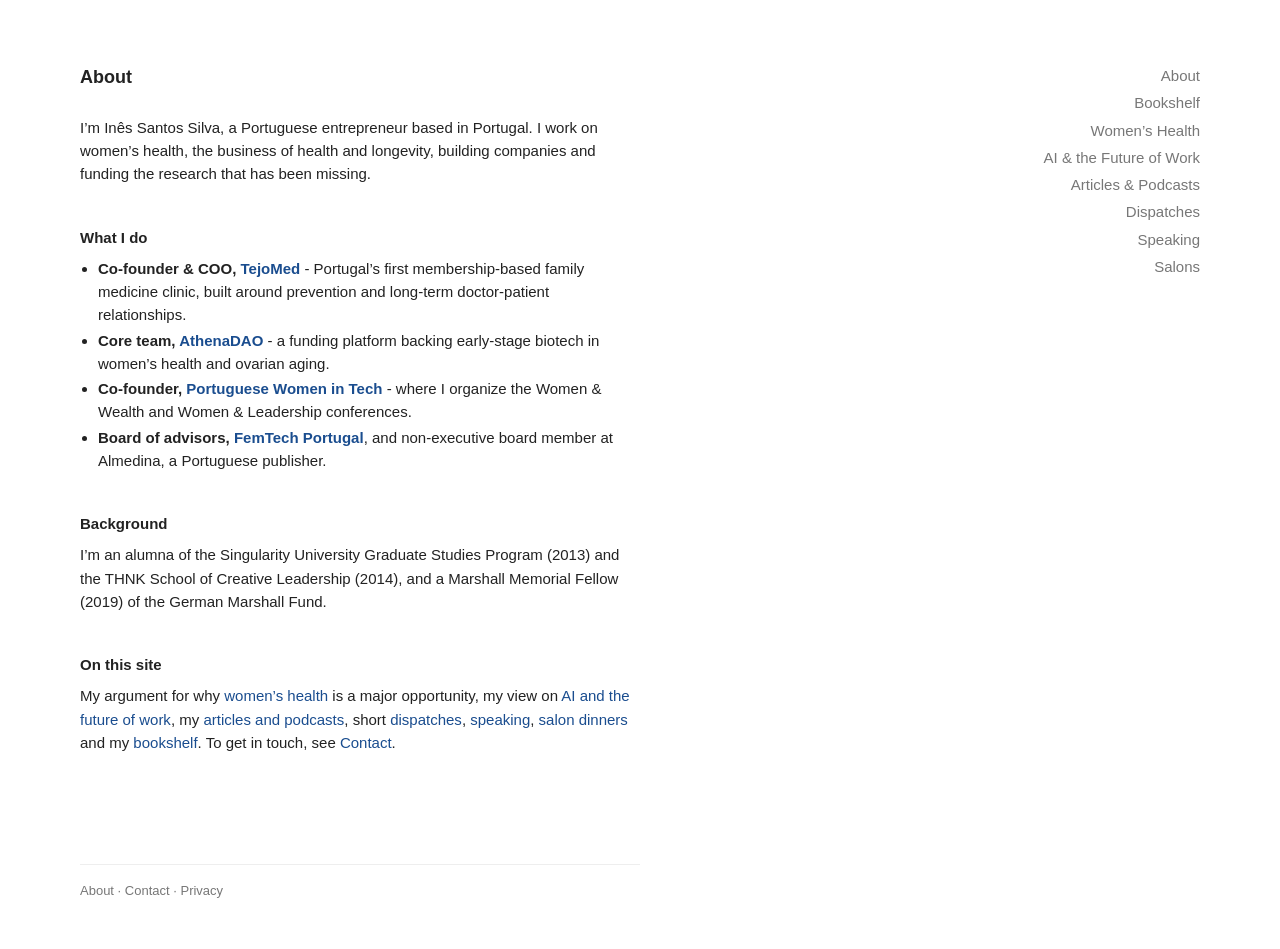
<file: about.html>
<!doctype html>
<html lang="en">
<head>
  <meta charset="UTF-8">
  <meta name="viewport" content="width=device-width, initial-scale=1">
  <title>About · Inês Santos Silva</title>
  <meta name="description" content="About Inês Santos Silva: co-founder and COO of TejoMed, core team at AthenaDAO, co-founder of Portuguese Women in Tech, working on women’s health, longevity and the business of health.">
  <link rel="canonical" href="https://inessilva.me/about">
  <meta property="og:type" content="website">
  <meta property="og:site_name" content="Inês Santos Silva">
  <meta property="og:title" content="About · Inês Santos Silva">
  <meta property="og:description" content="About Inês Santos Silva: co-founder and COO of TejoMed, core team at AthenaDAO, co-founder of Portuguese Women in Tech, working on women’s health, longevity and the business of health.">
  <meta property="og:url" content="https://inessilva.me/about">
  <meta property="og:image" content="https://inessilva.me/share-card.jpg">
  <meta property="og:image:width" content="1200">
  <meta property="og:image:height" content="630">
  <meta property="og:image:alt" content="Inês Santos Silva, Co-Founder &amp; COO of TejoMed">
  <meta name="twitter:card" content="summary_large_image">
  <link rel="icon" href="favicon.ico" sizes="any">
  <link rel="apple-touch-icon" href="apple-touch-icon.png">
  <link rel="stylesheet" href="css/estilos.css?v=14">
</head>
<body>
  <nav class="menu">
    <a data-label="About" href="index.html">About</a>
    <a data-label="Bookshelf" href="bookshelf.html">Bookshelf</a>
    <a data-label="Women&rsquo;s Health" href="womens-health.html">Women&rsquo;s Health</a>
    <a data-label="AI &amp; the Future of Work" href="ai-and-the-future-of-work.html">AI &amp; the Future of Work</a>
    <a data-label="Articles &amp; Podcasts" href="articles.html">Articles &amp; Podcasts</a>
    <a data-label="Dispatches" href="dispatches.html">Dispatches</a>
    <a data-label="Speaking" href="speaking.html">Speaking</a>
    <a data-label="Salons" href="salons.html">Salons</a>
  </nav>
  <main>
    <h1>About</h1>

    <p>I&rsquo;m Inês Santos Silva, a Portuguese entrepreneur based in Portugal. I work on women&rsquo;s health, the business of health and longevity, building companies and funding the research that has been missing.</p>

    <h2>What I do</h2>
    <ul>
      <li><strong>Co-founder &amp; COO, <a href="https://tejomed.com/" target="_blank" rel="noopener">TejoMed</a></strong> - Portugal&rsquo;s first membership-based family medicine clinic, built around prevention and long-term doctor-patient relationships.</li>
      <li><strong>Core team, <a href="https://www.athenadao.co/" target="_blank" rel="noopener">AthenaDAO</a></strong> - a funding platform backing early-stage biotech in women&rsquo;s health and ovarian aging.</li>
      <li><strong>Co-founder, <a href="https://www.portuguesewomenintech.com/" target="_blank" rel="noopener">Portuguese Women in Tech</a></strong> - where I organize the Women &amp; Wealth and Women &amp; Leadership conferences.</li>
      <li><strong>Board of advisors, <a href="https://www.femtechportugal.com/" target="_blank" rel="noopener">FemTech Portugal</a></strong>, and non-executive board member at Almedina, a Portuguese publisher.</li>
    </ul>

    <h2>Background</h2>
    <p>I&rsquo;m an alumna of the Singularity University Graduate Studies Program (2013) and the THNK School of Creative Leadership (2014), and a Marshall Memorial Fellow (2019) of the German Marshall Fund.</p>

    <h2>On this site</h2>
    <p>My argument for why <a href="womens-health.html">women&rsquo;s health</a> is a major opportunity, my view on <a href="ai-and-the-future-of-work.html">AI and the future of work</a>, my <a href="articles.html">articles and podcasts</a>, short <a href="dispatches.html">dispatches</a>, <a href="speaking.html">speaking</a>, <a href="salons.html">salon dinners</a> and my <a href="bookshelf.html">bookshelf</a>. To get in touch, see <a href="contact.html">Contact</a>.</p>
  </main>
  <footer class="site-footer"><a href="about.html">About</a> · <a href="contact.html">Contact</a> · <a href="privacy.html">Privacy</a></footer>
</body>
</html>
</file>
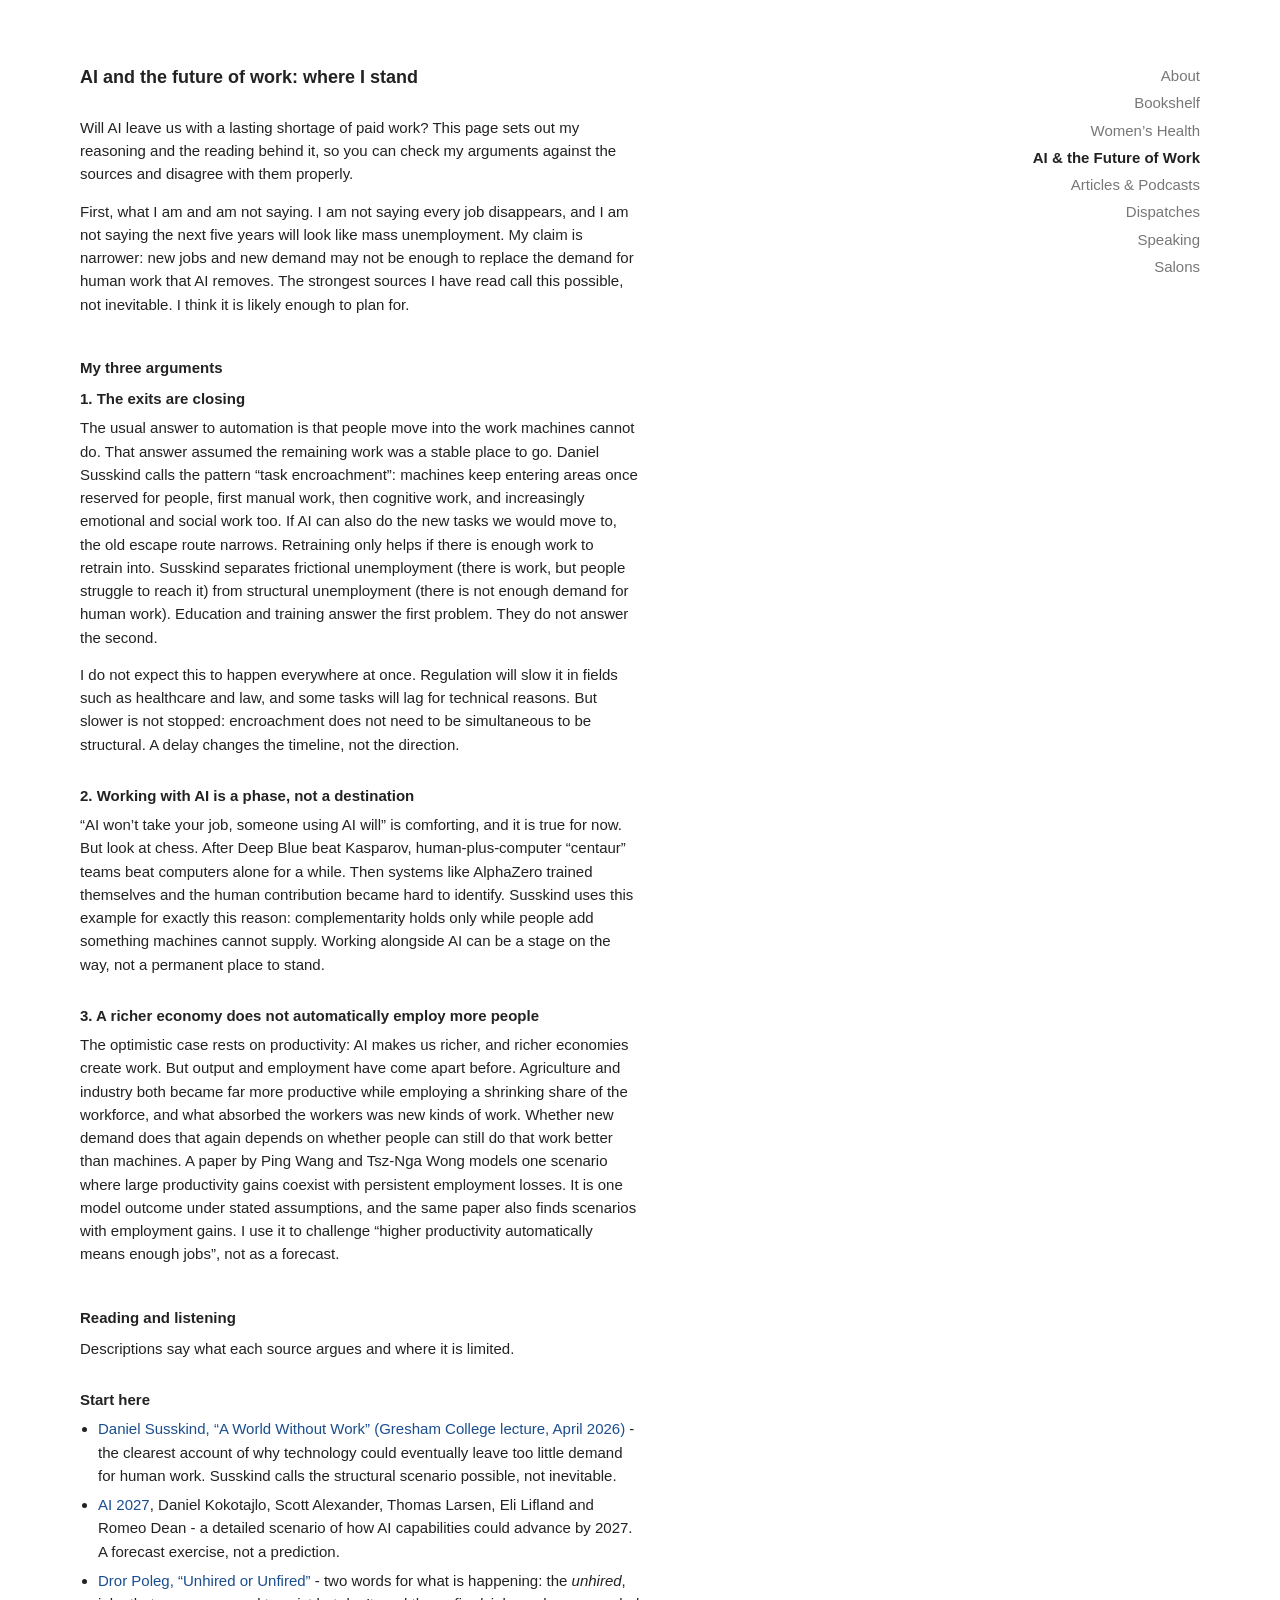
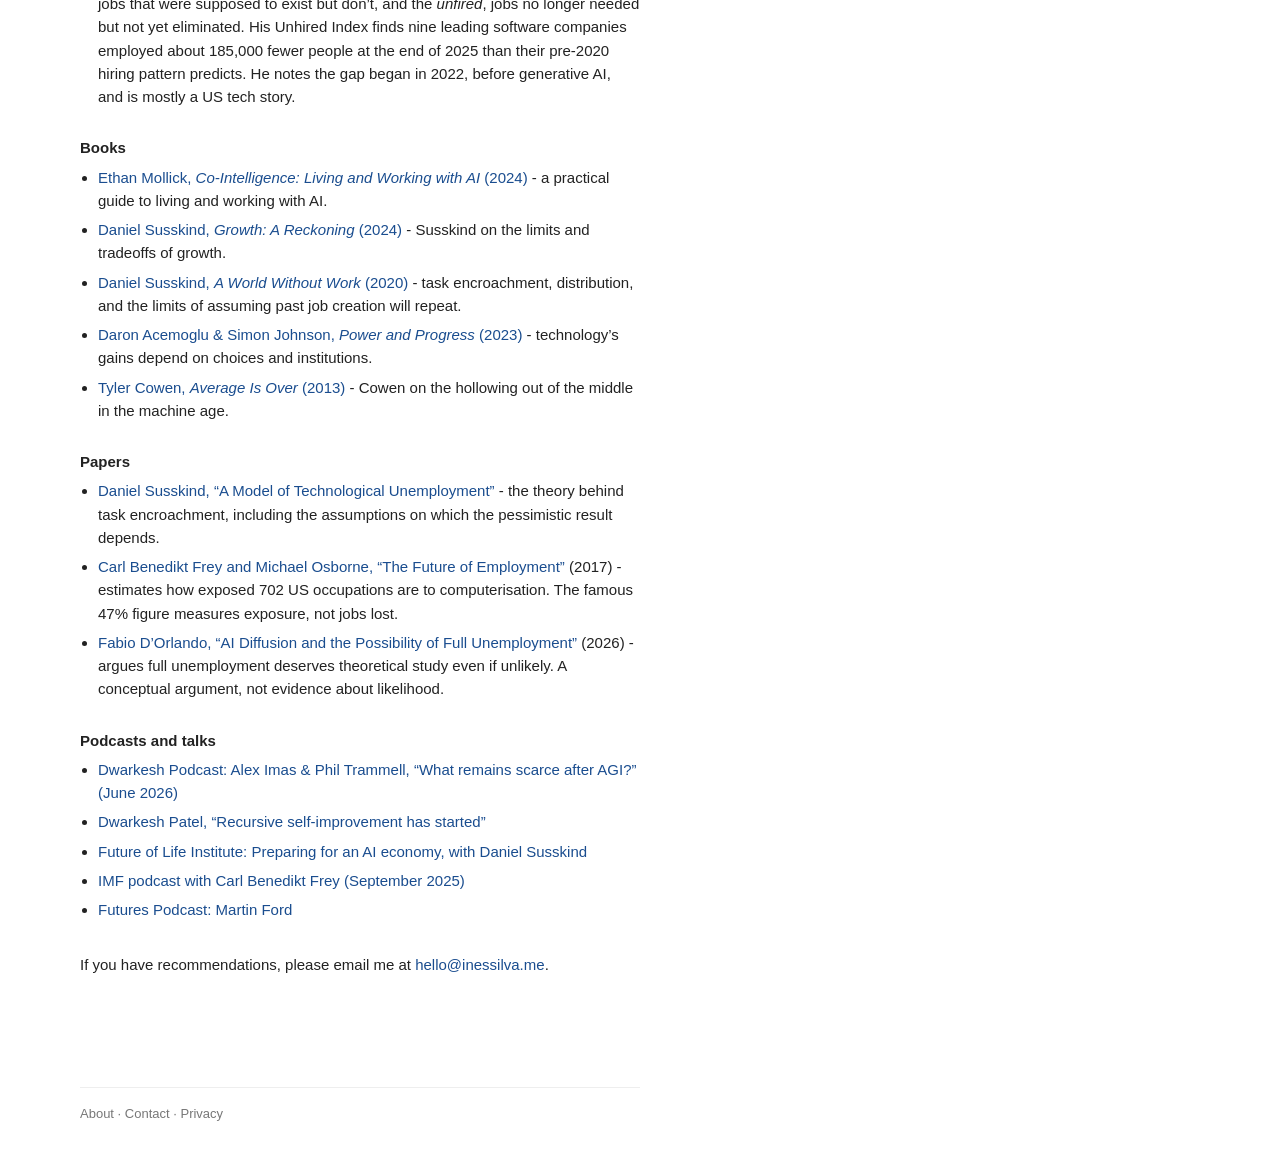
<file: ai-and-the-future-of-work.html>
<!doctype html>
<html lang="en">
<head>
  <meta charset="UTF-8">
  <meta name="viewport" content="width=device-width, initial-scale=1">
  <title>AI and the Future of Work · Inês Santos Silva</title>
  <meta name="description" content="Inês Santos Silva on whether AI could leave a lasting shortage of paid work: three arguments, and the reading behind them.">
  <link rel="canonical" href="https://inessilva.me/ai-and-the-future-of-work">
  <meta property="og:type" content="website">
  <meta property="og:site_name" content="Inês Santos Silva">
  <meta property="og:title" content="AI and the Future of Work · Inês Santos Silva">
  <meta property="og:description" content="Inês Santos Silva on whether AI could leave a lasting shortage of paid work: three arguments, and the reading behind them.">
  <meta property="og:url" content="https://inessilva.me/ai-and-the-future-of-work">
  <meta property="og:image" content="https://inessilva.me/share-card.jpg">
  <meta property="og:image:width" content="1200">
  <meta property="og:image:height" content="630">
  <meta property="og:image:alt" content="Inês Santos Silva, Co-Founder &amp; COO of TejoMed">
  <meta name="twitter:card" content="summary_large_image">
  <script type="application/ld+json">
  {
    "@context": "https://schema.org",
    "@type": "Article",
    "headline": "AI and the future of work: where I stand",
    "description": "Inês Santos Silva on whether AI could leave a lasting shortage of paid work: three arguments, and the reading behind them.",
    "url": "https://inessilva.me/ai-and-the-future-of-work",
    "inLanguage": "en",
    "datePublished": "2026-10-15",
    "dateModified": "2026-11-24",
    "author": {
      "@type": "Person",
      "@id": "https://inessilva.me/#person",
      "name": "Inês Santos Silva",
      "url": "https://inessilva.me/"
    },
    "publisher": {
      "@type": "Person",
      "@id": "https://inessilva.me/#person",
      "name": "Inês Santos Silva",
      "url": "https://inessilva.me/"
    },
    "image": "https://inessilva.me/share-card.jpg",
    "about": [
      "Artificial intelligence",
      "Future of work",
      "Technological unemployment"
    ]
  }
  </script>
  <link rel="icon" href="favicon.ico" sizes="any">
  <link rel="apple-touch-icon" href="apple-touch-icon.png">
  <link rel="stylesheet" href="css/estilos.css?v=14">
</head>
<body>
  <nav class="menu">
    <a data-label="About" href="index.html">About</a>
    <a data-label="Bookshelf" href="bookshelf.html">Bookshelf</a>
    <a data-label="Women&rsquo;s Health" href="womens-health.html">Women&rsquo;s Health</a>
    <a data-label="AI &amp; the Future of Work" href="ai-and-the-future-of-work.html" aria-current="page">AI &amp; the Future of Work</a>
    <a data-label="Articles &amp; Podcasts" href="articles.html">Articles &amp; Podcasts</a>
    <a data-label="Dispatches" href="dispatches.html">Dispatches</a>
    <a data-label="Speaking" href="speaking.html">Speaking</a>
    <a data-label="Salons" href="salons.html">Salons</a>
  </nav>
  <main class="essay">
    <h1>AI and the future of work: where I stand</h1>

    <p>Will AI leave us with a lasting shortage of paid work? This page sets out my reasoning and the reading behind it, so you can check my arguments against the sources and disagree with them properly.</p>

    <p>First, what I am and am not saying. I am not saying every job disappears, and I am not saying the next five years will look like mass unemployment. My claim is narrower: new jobs and new demand may not be enough to replace the demand for human work that AI removes. The strongest sources I have read call this possible, not inevitable. I think it is likely enough to plan for.</p>

    <h2>My three arguments</h2>

    <h3>1. The exits are closing</h3>
    <p>The usual answer to automation is that people move into the work machines cannot do. That answer assumed the remaining work was a stable place to go. Daniel Susskind calls the pattern &ldquo;task encroachment&rdquo;: machines keep entering areas once reserved for people, first manual work, then cognitive work, and increasingly emotional and social work too. If AI can also do the new tasks we would move to, the old escape route narrows. Retraining only helps if there is enough work to retrain into. Susskind separates frictional unemployment (there is work, but people struggle to reach it) from structural unemployment (there is not enough demand for human work). Education and training answer the first problem. They do not answer the second.</p>
    <p>I do not expect this to happen everywhere at once. Regulation will slow it in fields such as healthcare and law, and some tasks will lag for technical reasons. But slower is not stopped: encroachment does not need to be simultaneous to be structural. A delay changes the timeline, not the direction.</p>

    <h3>2. Working with AI is a phase, not a destination</h3>
    <p>&ldquo;AI won&rsquo;t take your job, someone using AI will&rdquo; is comforting, and it is true for now. But look at chess. After Deep Blue beat Kasparov, human-plus-computer &ldquo;centaur&rdquo; teams beat computers alone for a while. Then systems like AlphaZero trained themselves and the human contribution became hard to identify. Susskind uses this example for exactly this reason: complementarity holds only while people add something machines cannot supply. Working alongside AI can be a stage on the way, not a permanent place to stand.</p>

    <h3>3. A richer economy does not automatically employ more people</h3>
    <p>The optimistic case rests on productivity: AI makes us richer, and richer economies create work. But output and employment have come apart before. Agriculture and industry both became far more productive while employing a shrinking share of the workforce, and what absorbed the workers was new kinds of work. Whether new demand does that again depends on whether people can still do that work better than machines. A paper by Ping Wang and Tsz-Nga Wong models one scenario where large productivity gains coexist with persistent employment losses. It is one model outcome under stated assumptions, and the same paper also finds scenarios with employment gains. I use it to challenge &ldquo;higher productivity automatically means enough jobs&rdquo;, not as a forecast.</p>

    <h2>Reading and listening</h2>
    <p>Descriptions say what each source argues and where it is limited.</p>

    <h3>Start here</h3>
    <ul>
      <li><a href="https://www.gresham.ac.uk/watch-now/world-without-work" target="_blank" rel="noopener">Daniel Susskind, &ldquo;A World Without Work&rdquo; (Gresham College lecture, April 2026)</a> - the clearest account of why technology could eventually leave too little demand for human work. Susskind calls the structural scenario possible, not inevitable.</li>
      <li><a href="https://ai-2027.com/" target="_blank" rel="noopener">AI 2027</a>, Daniel Kokotajlo, Scott Alexander, Thomas Larsen, Eli Lifland and Romeo Dean - a detailed scenario of how AI capabilities could advance by 2027. A forecast exercise, not a prediction.</li>
      <li><a href="https://newsletter.drorpoleg.com/p/unhired-or-unfired" target="_blank" rel="noopener">Dror Poleg, &ldquo;Unhired or Unfired&rdquo;</a> - two words for what is happening: the <i>unhired</i>, jobs that were supposed to exist but don&rsquo;t, and the <i>unfired</i>, jobs no longer needed but not yet eliminated. His Unhired Index finds nine leading software companies employed about 185,000 fewer people at the end of 2025 than their pre-2020 hiring pattern predicts. He notes the gap began in 2022, before generative AI, and is mostly a US tech story.</li>
    </ul>

    <h3>Books</h3>
    <ul>
      <li><a href="https://www.penguinrandomhouse.com/books/741805/co-intelligence-by-ethan-mollick/" target="_blank" rel="noopener">Ethan Mollick, <i>Co-Intelligence: Living and Working with AI</i> (2024)</a> - a practical guide to living and working with AI.</li>
      <li><a href="https://www.penguin.co.uk/books/446381/growth-by-susskind-daniel/9780141998725" target="_blank" rel="noopener">Daniel Susskind, <i>Growth: A Reckoning</i> (2024)</a> - Susskind on the limits and tradeoffs of growth.</li>
      <li><a href="https://www.penguin.co.uk/books/306864/a-world-without-work-by-susskind-daniel/9780241442869" target="_blank" rel="noopener">Daniel Susskind, <i>A World Without Work</i> (2020)</a> - task encroachment, distribution, and the limits of assuming past job creation will repeat.</li>
      <li><a href="https://www.hachettebookgroup.com/titles/daron-acemoglu/power-and-progress/9781541702554/" target="_blank" rel="noopener">Daron Acemoglu &amp; Simon Johnson, <i>Power and Progress</i> (2023)</a> - technology&rsquo;s gains depend on choices and institutions.</li>
      <li><a href="https://www.penguinrandomhouse.com/books/312026/average-is-over-by-tyler-cowen/" target="_blank" rel="noopener">Tyler Cowen, <i>Average Is Over</i> (2013)</a> - Cowen on the hollowing out of the middle in the machine age.</li>
    </ul>

    <h3>Papers</h3>
    <ul>
      <li><a href="https://www.danielsusskind.com/s/SUSSKIND-Technological-Unemployment-2018.pdf" target="_blank" rel="noopener">Daniel Susskind, &ldquo;A Model of Technological Unemployment&rdquo;</a> - the theory behind task encroachment, including the assumptions on which the pessimistic result depends.</li>
      <li><a href="https://www.sciencedirect.com/science/article/pii/S0040162516302244" target="_blank" rel="noopener">Carl Benedikt Frey and Michael Osborne, &ldquo;The Future of Employment&rdquo;</a> (2017) - estimates how exposed 702 US occupations are to computerisation. The famous 47% figure measures exposure, not jobs lost.</li>
      <li><a href="https://iris.unicas.it/handle/11580/126083" target="_blank" rel="noopener">Fabio D&rsquo;Orlando, &ldquo;AI Diffusion and the Possibility of Full Unemployment&rdquo;</a> (2026) - argues full unemployment deserves theoretical study even if unlikely. A conceptual argument, not evidence about likelihood.</li>
    </ul>

    <h3>Podcasts and talks</h3>
    <ul>
      <li><a href="https://www.dwarkesh.com/p/alex-imas-phil-trammell" target="_blank" rel="noopener">Dwarkesh Podcast: Alex Imas &amp; Phil Trammell, &ldquo;What remains scarce after AGI?&rdquo; (June 2026)</a></li>
      <li><a href="https://www.youtube.com/watch?v=1NHPDzpfR6Y" target="_blank" rel="noopener">Dwarkesh Patel, &ldquo;Recursive self-improvement has started&rdquo;</a></li>
      <li><a href="https://futureoflife.org/podcast/preparing-for-an-ai-economy-with-daniel-susskind/" target="_blank" rel="noopener">Future of Life Institute: Preparing for an AI economy, with Daniel Susskind</a></li>
      <li><a href="https://www.imf.org/en/news/podcasts/all-podcasts/2025/09/03/carl-benedikt-frey" target="_blank" rel="noopener">IMF podcast with Carl Benedikt Frey (September 2025)</a></li>
      <li><a href="https://futurespodcast.net/episodes/59-martinford" target="_blank" rel="noopener">Futures Podcast: Martin Ford</a></li>
    </ul>

    <p>If you have recommendations, please email me at <a href="mailto:hello@inessilva.me">hello@inessilva.me</a>.</p>
  </main>
  <footer class="site-footer"><a href="about.html">About</a> · <a href="contact.html">Contact</a> · <a href="privacy.html">Privacy</a></footer>
</body>
</html>
</file>
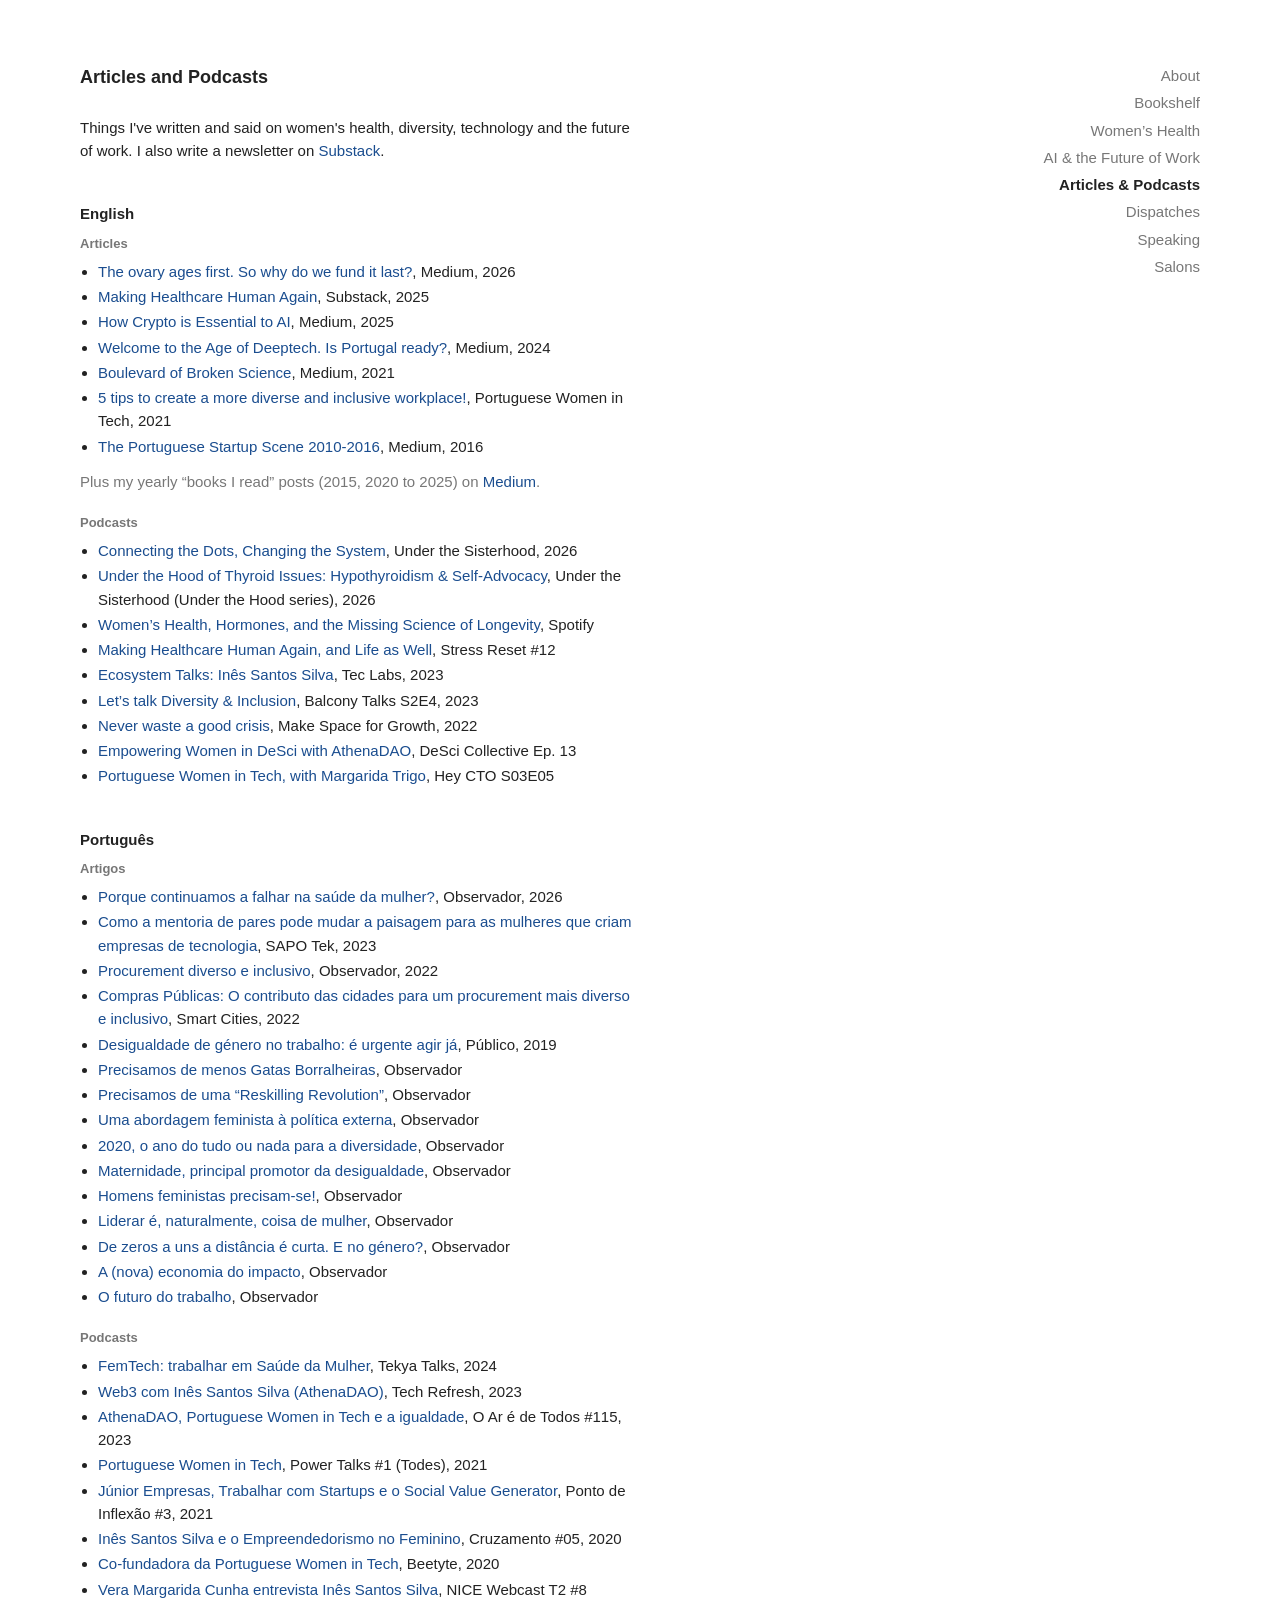
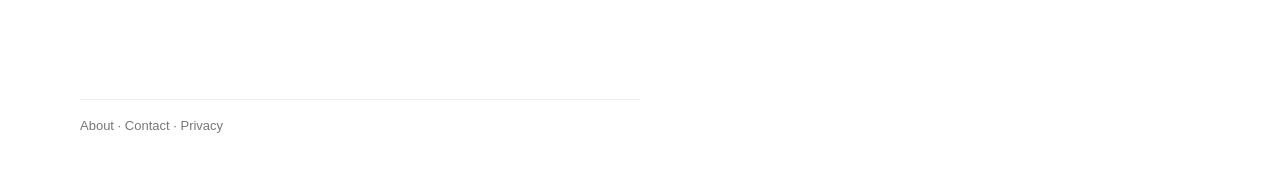
<file: articles.html>
<!doctype html>
<html lang="en">
<head>
  <meta charset="UTF-8">
  <meta name="viewport" content="width=device-width, initial-scale=1">
  <title>Articles and Podcasts · Inês Santos Silva</title>
  <meta name="description" content="My articles and podcast appearances on women’s health, diversity, technology and the future of work, in English and Portuguese.">
  <link rel="canonical" href="https://inessilva.me/articles.html">
  <meta property="og:type" content="website">
  <meta property="og:site_name" content="Inês Santos Silva">
  <meta property="og:title" content="Articles and Podcasts · Inês Santos Silva">
  <meta property="og:description" content="My articles and podcast appearances on women’s health, diversity, technology and the future of work, in English and Portuguese.">
  <meta property="og:url" content="https://inessilva.me/articles.html">
  <meta property="og:image" content="https://inessilva.me/share-card.jpg">
  <meta property="og:image:width" content="1200">
  <meta property="og:image:height" content="630">
  <meta property="og:image:alt" content="Inês Santos Silva, Co-Founder &amp; COO of TejoMed">
  <meta name="twitter:card" content="summary_large_image">
  <link rel="icon" href="favicon.ico" sizes="any">
  <link rel="apple-touch-icon" href="apple-touch-icon.png">
  <link rel="stylesheet" href="css/estilos.css?v=14">
</head>
<body>
  <nav class="menu">
    <a data-label="About" href="index.html">About</a>
    <a data-label="Bookshelf" href="bookshelf.html">Bookshelf</a>
    <a data-label="Women&rsquo;s Health" href="womens-health.html">Women&rsquo;s Health</a>
    <a data-label="AI &amp; the Future of Work" href="ai-and-the-future-of-work.html">AI &amp; the Future of Work</a>
    <a data-label="Articles &amp; Podcasts" href="articles.html" aria-current="page">Articles &amp; Podcasts</a>
    <a data-label="Dispatches" href="dispatches.html">Dispatches</a>
    <a data-label="Speaking" href="speaking.html">Speaking</a>
    <a data-label="Salons" href="salons.html">Salons</a>
  </nav>
  <main>
    <h1>Articles and Podcasts</h1>

    <p>Things I've written and said on women's health, diversity, technology and the future of work. I also write a newsletter on <a href="https://inessantossilva.substack.com/" target="_blank" rel="noopener">Substack</a>.</p>

    <h2>English</h2>
    <h3>Articles</h3>
    <ul>
      <li><a href="https://isss111.medium.com/the-ovary-ages-first-so-why-do-we-fund-it-last-e0494249c1f0" target="_blank" rel="noopener">The ovary ages first. So why do we fund it last?</a>, Medium, 2026</li>
      <li><a href="https://inessantossilva.substack.com/p/making-healthcare-human-again" target="_blank" rel="noopener">Making Healthcare Human Again</a>, Substack, 2025</li>
      <li><a href="https://isss111.medium.com/how-crypto-is-essential-to-ai-f289d294aa20" target="_blank" rel="noopener">How Crypto is Essential to AI</a>, Medium, 2025</li>
      <li><a href="https://isss111.medium.com/welcome-to-the-age-of-deeptech-is-portugal-ready-6884bcfd0571" target="_blank" rel="noopener">Welcome to the Age of Deeptech. Is Portugal ready?</a>, Medium, 2024</li>
      <li><a href="https://isss111.medium.com/boulevard-of-broken-science-64c21f24c9d0" target="_blank" rel="noopener">Boulevard of Broken Science</a>, Medium, 2021</li>
      <li><a href="https://medium.com/portuguese-women-in-tech/5-tips-to-create-a-more-diverse-and-inclusive-workplace-9e032b11fa34" target="_blank" rel="noopener">5 tips to create a more diverse and inclusive workplace!</a>, Portuguese Women in Tech, 2021</li>
      <li><a href="https://isss111.medium.com/the-portuguese-startup-scene-2010-2016-9633b2849769" target="_blank" rel="noopener">The Portuguese Startup Scene 2010-2016</a>, Medium, 2016</li>
    </ul>
    <p class="note">Plus my yearly &ldquo;books I read&rdquo; posts (2015, 2020 to 2025) on <a href="https://isss111.medium.com/" target="_blank" rel="noopener">Medium</a>.</p>

    <h3>Podcasts</h3>
    <ul>
      <li><a href="https://www.underthesisterhoodpodcast.com/1999410/episodes/20144957-connecting-the-dots-changing-the-system-ines-santos-silva" target="_blank" rel="noopener">Connecting the Dots, Changing the System</a>, Under the Sisterhood, 2026</li>
      <li><a href="https://youtu.be/MprNIRGyGi4" target="_blank" rel="noopener">Under the Hood of Thyroid Issues: Hypothyroidism &amp; Self-Advocacy</a>, Under the Sisterhood (Under the Hood series), 2026</li>
      <li><a href="https://open.spotify.com/episode/3cRXgsNO5SOl3OfmwxtYdv" target="_blank" rel="noopener">Women&rsquo;s Health, Hormones, and the Missing Science of Longevity</a>, Spotify</li>
      <li><a href="https://www.youtube.com/watch?v=9stJO73cVqI" target="_blank" rel="noopener">Making Healthcare Human Again, and Life as Well</a>, Stress Reset #12</li>
      <li><a href="https://spoti.fi/3AshhcZ" target="_blank" rel="noopener">Ecosystem Talks: Inês Santos Silva</a>, Tec Labs, 2023</li>
      <li><a href="https://www.iheart.com/podcast/1333-balcony-talks-307567611/episode/s2e4-lets-talk-diversity-inclusion-guest-talk-with-ines-santos-silva-307567667" target="_blank" rel="noopener">Let&rsquo;s talk Diversity &amp; Inclusion</a>, Balcony Talks S2E4, 2023</li>
      <li><a href="https://makespaceforgrowth.com/2022/08/03/inessantossilva/" target="_blank" rel="noopener">Never waste a good crisis</a>, Make Space for Growth, 2022</li>
      <li><a href="https://www.buzzsprout.com/2015906/episodes/12604803-empowering-women-in-desci-with-athena-dao-ep-13-desci-collective-podcast" target="_blank" rel="noopener">Empowering Women in DeSci with AthenaDAO</a>, DeSci Collective Ep. 13</li>
      <li><a href="https://www.youtube.com/watch?v=5U4nVEs9z4M" target="_blank" rel="noopener">Portuguese Women in Tech, with Margarida Trigo</a>, Hey CTO S03E05</li>
    </ul>

    <h2>Português</h2>
    <h3>Artigos</h3>
    <ul lang="pt">
      <li><a href="https://observador.pt/opiniao/porque-continuamos-a-falhar-na-saude-da-mulher/" target="_blank" rel="noopener">Porque continuamos a falhar na saúde da mulher?</a>, Observador, 2026</li>
      <li><a href="https://tek.sapo.pt/opiniao/artigos/opiniao-como-a-mentoria-de-pares-pode-mudar-a-paisagem-para-as-mulheres-que-criam-empresas-de-tecnologia" target="_blank" rel="noopener">Como a mentoria de pares pode mudar a paisagem para as mulheres que criam empresas de tecnologia</a>, SAPO Tek, 2023</li>
      <li><a href="https://observador.pt/opiniao/procurement-diverso-e-inclusivo/" target="_blank" rel="noopener">Procurement diverso e inclusivo</a>, Observador, 2022</li>
      <li><a href="https://smart-cities.pt/opiniao-entrevista/procurement-inclusivo-diverso-inesssilva-1603/" target="_blank" rel="noopener">Compras Públicas: O contributo das cidades para um procurement mais diverso e inclusivo</a>, Smart Cities, 2022</li>
      <li><a href="https://www.publico.pt/2019/12/23/p3/cronica/desigualdade-genero-trabalho-urgente-agir-ja-1898007" target="_blank" rel="noopener">Desigualdade de género no trabalho: é urgente agir já</a>, Público, 2019</li>
      <li><a href="https://observador.pt/opiniao/precisamos-de-mais-katherine-johnsons-e-menos-gatas-borralheiras/" target="_blank" rel="noopener">Precisamos de menos Gatas Borralheiras</a>, Observador</li>
      <li><a href="https://observador.pt/opiniao/precisamos-de-uma-reskilling-revolution/" target="_blank" rel="noopener">Precisamos de uma “Reskilling Revolution”</a>, Observador</li>
      <li><a href="https://observador.pt/opiniao/uma-abordagem-feminista-a-politica-externa/" target="_blank" rel="noopener">Uma abordagem feminista à política externa</a>, Observador</li>
      <li><a href="https://observador.pt/opiniao/2020-o-ano-do-tudo-ou-nada-para-a-diversidade-e-inclusao/" target="_blank" rel="noopener">2020, o ano do tudo ou nada para a diversidade</a>, Observador</li>
      <li><a href="https://observador.pt/opiniao/maternidade-principal-promotor-de-desigualdade-salarial-entre-homens-e-mulheres/" target="_blank" rel="noopener">Maternidade, principal promotor da desigualdade</a>, Observador</li>
      <li><a href="https://observador.pt/opiniao/homens-feministas-precisam-se/" target="_blank" rel="noopener">Homens feministas precisam-se!</a>, Observador</li>
      <li><a href="https://observador.pt/opiniao/liderar-e-naturalmente-coisa-de-mulher/" target="_blank" rel="noopener">Liderar é, naturalmente, coisa de mulher</a>, Observador</li>
      <li><a href="https://observador.pt/opiniao/entre-zeros-e-uns-a-distancia-e-curta-e-no-genero/" target="_blank" rel="noopener">De zeros a uns a distância é curta. E no género?</a>, Observador</li>
      <li><a href="https://observador.pt/opiniao/a-nova-economia-do-impacto/" target="_blank" rel="noopener">A (nova) economia do impacto</a>, Observador</li>
      <li><a href="https://observador.pt/opiniao/o-futuro-do-trabalho/" target="_blank" rel="noopener">O futuro do trabalho</a>, Observador</li>
    </ul>
    <h3>Podcasts</h3>
    <ul lang="pt">
      <li><a href="https://open.spotify.com/episode/7tpgFwQj4R5rZ70Xdk58AB" target="_blank" rel="noopener">FemTech: trabalhar em Saúde da Mulher</a>, Tekya Talks, 2024</li>
      <li><a href="https://open.spotify.com/episode/5xmDnSNtYTFGh4eyLHti2A" target="_blank" rel="noopener">Web3 com Inês Santos Silva (AthenaDAO)</a>, Tech Refresh, 2023</li>
      <li><a href="https://pt.zarza.com/podcasts/o-ar-e-de-todos-1332601/episodio/115-ines-santos-silva-athenadao-portuguese-women-in-tech-e-a-igualdade/" target="_blank" rel="noopener">AthenaDAO, Portuguese Women in Tech e a igualdade</a>, O Ar é de Todos #115, 2023</li>
      <li><a href="https://open.spotify.com/episode/3rqrtqVhivz5KsCuaYVdaR" target="_blank" rel="noopener">Portuguese Women in Tech</a>, Power Talks #1 (Todes), 2021</li>
      <li><a href="https://open.spotify.com/episode/6GZaKzgeQaNWNQIxyxGB8H" target="_blank" rel="noopener">Júnior Empresas, Trabalhar com Startups e o Social Value Generator</a>, Ponto de Inflexão #3, 2021</li>
      <li><a href="https://www.cruzamentopodcast.com/podcast/05-ines-santos-silva-e-o-empreendedorismo-no-feminino/" target="_blank" rel="noopener">Inês Santos Silva e o Empreendedorismo no Feminino</a>, Cruzamento #05, 2020</li>
      <li><a href="https://open.spotify.com/episode/7zk65ro7wI5x9cNe2j1cE7" target="_blank" rel="noopener">Co-fundadora da Portuguese Women in Tech</a>, Beetyte, 2020</li>
      <li><a href="https://www.youtube.com/watch?v=vM1u_d9ZFaE" target="_blank" rel="noopener">Vera Margarida Cunha entrevista Inês Santos Silva</a>, NICE Webcast T2 #8</li>
    </ul>
  </main>
  <footer class="site-footer"><a href="about.html">About</a> · <a href="contact.html">Contact</a> · <a href="privacy.html">Privacy</a></footer>
</body>
</html>
</file>
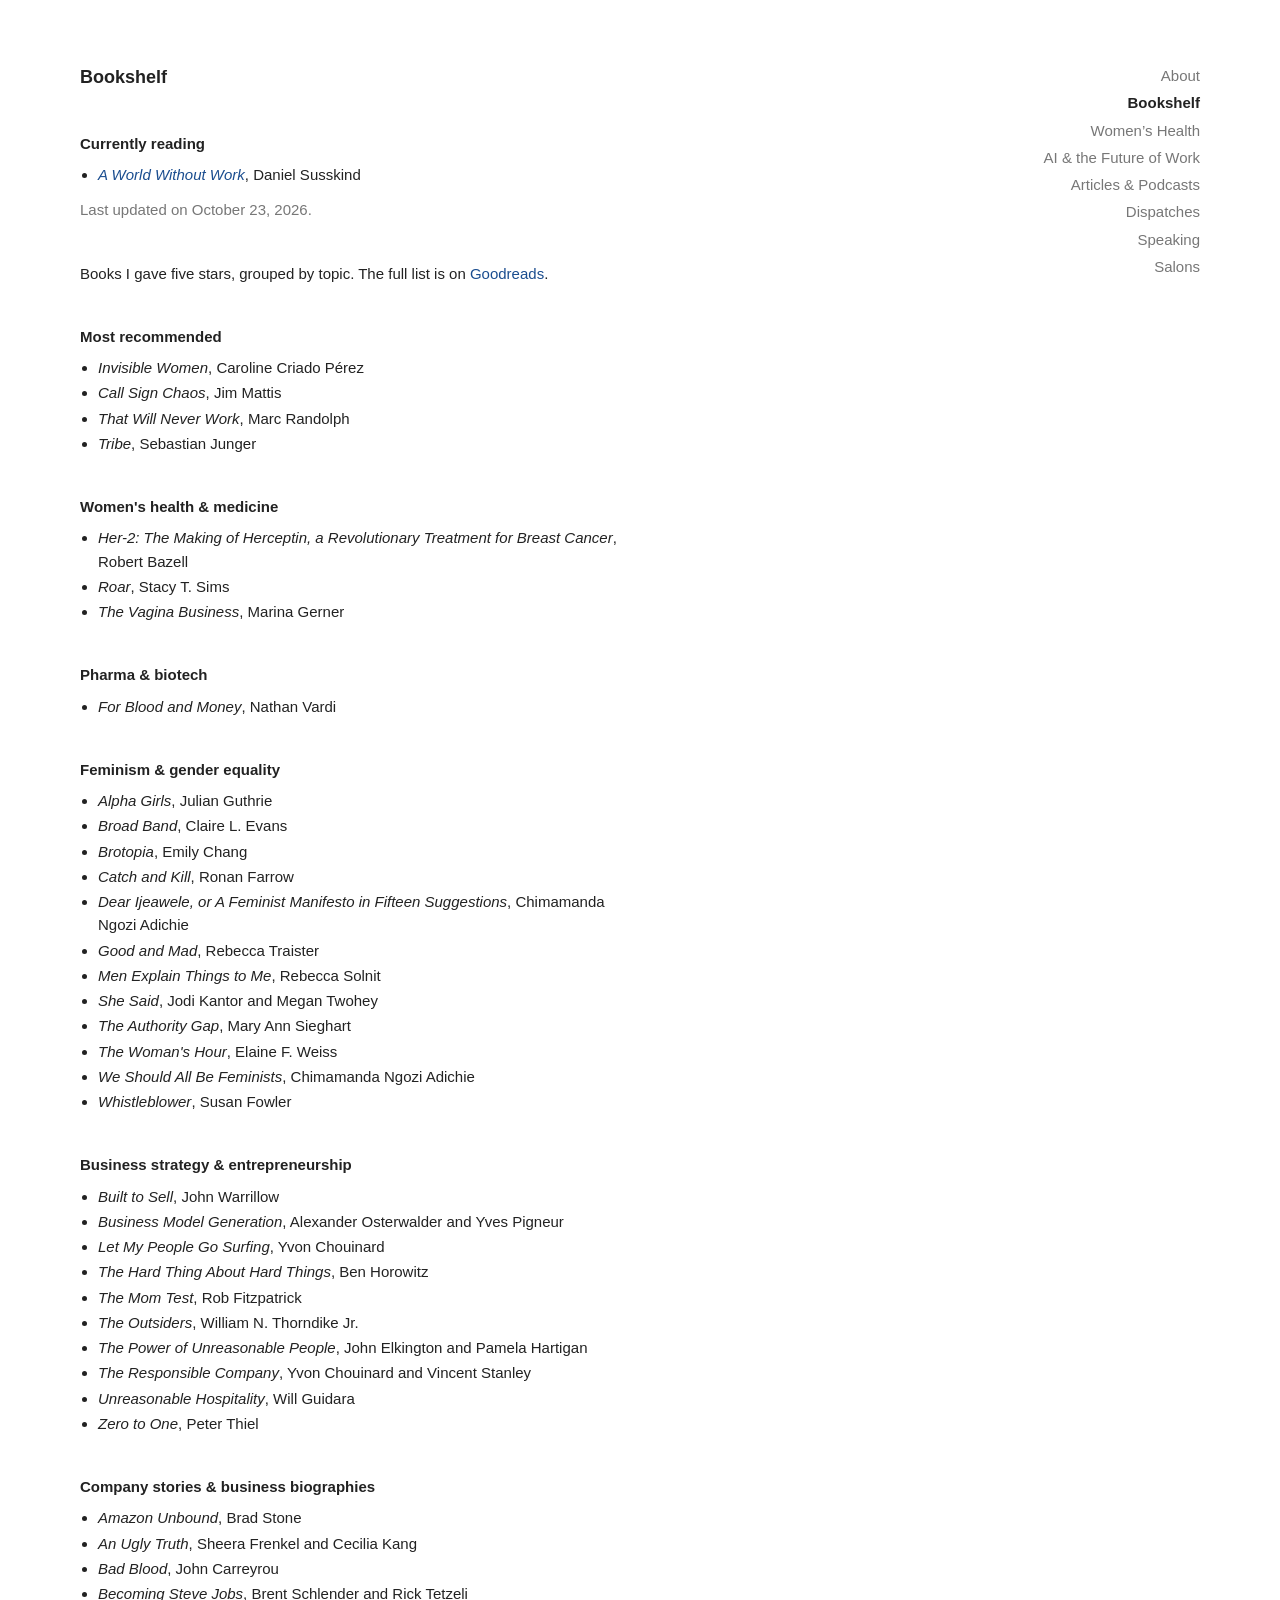
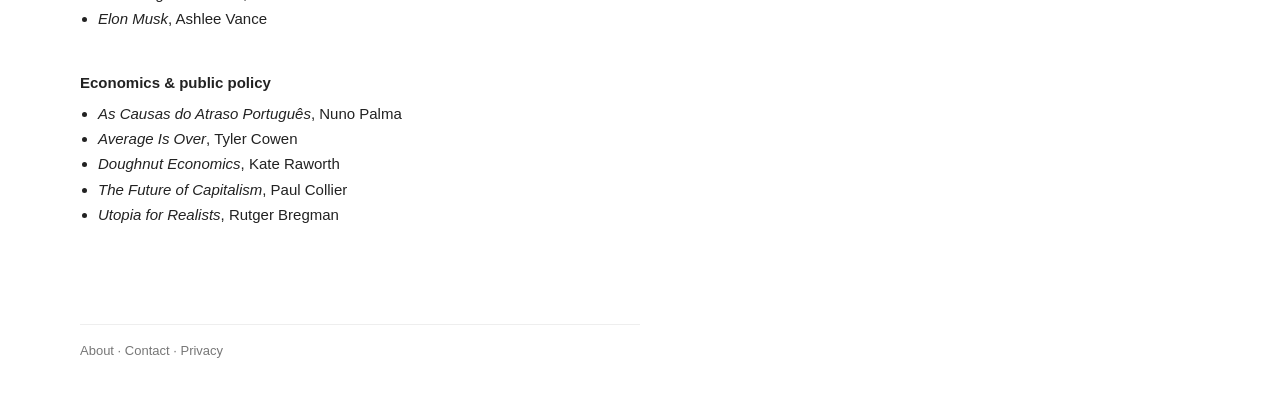
<file: bookshelf.html>
<!doctype html>
<html lang="en">
<head>
  <meta charset="UTF-8">
  <meta name="viewport" content="width=device-width, initial-scale=1">
  <title>Bookshelf · Inês Santos Silva</title>
  <meta name="description" content="Books I gave five stars, from women’s health and feminism to business, company stories and economics.">
  <link rel="canonical" href="https://inessilva.me/bookshelf.html">
  <meta property="og:type" content="website">
  <meta property="og:site_name" content="Inês Santos Silva">
  <meta property="og:title" content="Bookshelf · Inês Santos Silva">
  <meta property="og:description" content="Books I gave five stars, from women’s health and feminism to business, company stories and economics.">
  <meta property="og:url" content="https://inessilva.me/bookshelf.html">
  <meta property="og:image" content="https://inessilva.me/share-card.jpg">
  <meta property="og:image:width" content="1200">
  <meta property="og:image:height" content="630">
  <meta property="og:image:alt" content="Inês Santos Silva, Co-Founder &amp; COO of TejoMed">
  <meta name="twitter:card" content="summary_large_image">
  <link rel="icon" href="favicon.ico" sizes="any">
  <link rel="apple-touch-icon" href="apple-touch-icon.png">
  <link rel="stylesheet" href="css/estilos.css?v=14">
</head>
<body>
  <nav class="menu">
    <a data-label="About" href="index.html">About</a>
    <a data-label="Bookshelf" href="bookshelf.html" aria-current="page">Bookshelf</a>
    <a data-label="Women&rsquo;s Health" href="womens-health.html">Women&rsquo;s Health</a>
    <a data-label="AI &amp; the Future of Work" href="ai-and-the-future-of-work.html">AI &amp; the Future of Work</a>
    <a data-label="Articles &amp; Podcasts" href="articles.html">Articles &amp; Podcasts</a>
    <a data-label="Dispatches" href="dispatches.html">Dispatches</a>
    <a data-label="Speaking" href="speaking.html">Speaking</a>
    <a data-label="Salons" href="salons.html">Salons</a>
  </nav>
  <main>
    <h1>Bookshelf</h1>

    <h2>Currently reading</h2>
    <ul>
      <li><a href="https://www.goodreads.com/book/show/51300408-a-world-without-work" target="_blank" rel="noopener"><i>A World Without Work</i></a>, Daniel Susskind</li>
    </ul>
    <p class="note">Last updated on <time datetime="2026-10-23">October 23, 2026</time>.</p>

    <p class="section-intro">Books I gave five stars, grouped by topic. The full list is on <a href="https://www.goodreads.com/isss111" target="_blank" rel="noopener">Goodreads</a>.</p>

    <h2>Most recommended</h2>
    <ul>
      <li><i>Invisible Women</i>, Caroline Criado Pérez</li>
      <li><i>Call Sign Chaos</i>, Jim Mattis</li>
      <li><i>That Will Never Work</i>, Marc Randolph</li>
      <li><i>Tribe</i>, Sebastian Junger</li>
    </ul>

    <h2>Women's health &amp; medicine</h2>
    <ul>
      <li><i>Her-2: The Making of Herceptin, a Revolutionary Treatment for Breast Cancer</i>, Robert Bazell</li>
      <li><i>Roar</i>, Stacy T. Sims</li>
      <li><i>The Vagina Business</i>, Marina Gerner</li>
    </ul>

    <h2>Pharma &amp; biotech</h2>
    <ul>
      <li><i>For Blood and Money</i>, Nathan Vardi</li>
    </ul>

    <h2>Feminism &amp; gender equality</h2>
    <ul>
      <li><i>Alpha Girls</i>, Julian Guthrie</li>
      <li><i>Broad Band</i>, Claire L. Evans</li>
      <li><i>Brotopia</i>, Emily Chang</li>
      <li><i>Catch and Kill</i>, Ronan Farrow</li>
      <li><i>Dear Ijeawele, or A Feminist Manifesto in Fifteen Suggestions</i>, Chimamanda Ngozi Adichie</li>
      <li><i>Good and Mad</i>, Rebecca Traister</li>
      <li><i>Men Explain Things to Me</i>, Rebecca Solnit</li>
      <li><i>She Said</i>, Jodi Kantor and Megan Twohey</li>
      <li><i>The Authority Gap</i>, Mary Ann Sieghart</li>
      <li><i>The Woman's Hour</i>, Elaine F. Weiss</li>
      <li><i>We Should All Be Feminists</i>, Chimamanda Ngozi Adichie</li>
      <li><i>Whistleblower</i>, Susan Fowler</li>
    </ul>

    <h2>Business strategy &amp; entrepreneurship</h2>
    <ul>
      <li><i>Built to Sell</i>, John Warrillow</li>
      <li><i>Business Model Generation</i>, Alexander Osterwalder and Yves Pigneur</li>
      <li><i>Let My People Go Surfing</i>, Yvon Chouinard</li>
      <li><i>The Hard Thing About Hard Things</i>, Ben Horowitz</li>
      <li><i>The Mom Test</i>, Rob Fitzpatrick</li>
      <li><i>The Outsiders</i>, William N. Thorndike Jr.</li>
      <li><i>The Power of Unreasonable People</i>, John Elkington and Pamela Hartigan</li>
      <li><i>The Responsible Company</i>, Yvon Chouinard and Vincent Stanley</li>
      <li><i>Unreasonable Hospitality</i>, Will Guidara</li>
      <li><i>Zero to One</i>, Peter Thiel</li>
    </ul>

    <h2>Company stories &amp; business biographies</h2>
    <ul>
      <li><i>Amazon Unbound</i>, Brad Stone</li>
      <li><i>An Ugly Truth</i>, Sheera Frenkel and Cecilia Kang</li>
      <li><i>Bad Blood</i>, John Carreyrou</li>
      <li><i>Becoming Steve Jobs</i>, Brent Schlender and Rick Tetzeli</li>
      <li><i>Elon Musk</i>, Ashlee Vance</li>
    </ul>

    <h2>Economics &amp; public policy</h2>
    <ul>
      <li lang="pt"><i>As Causas do Atraso Português</i>, Nuno Palma</li>
      <li><i>Average Is Over</i>, Tyler Cowen</li>
      <li><i>Doughnut Economics</i>, Kate Raworth</li>
      <li><i>The Future of Capitalism</i>, Paul Collier</li>
      <li><i>Utopia for Realists</i>, Rutger Bregman</li>
    </ul>
  </main>
  <footer class="site-footer"><a href="about.html">About</a> · <a href="contact.html">Contact</a> · <a href="privacy.html">Privacy</a></footer>
</body>
</html>
</file>
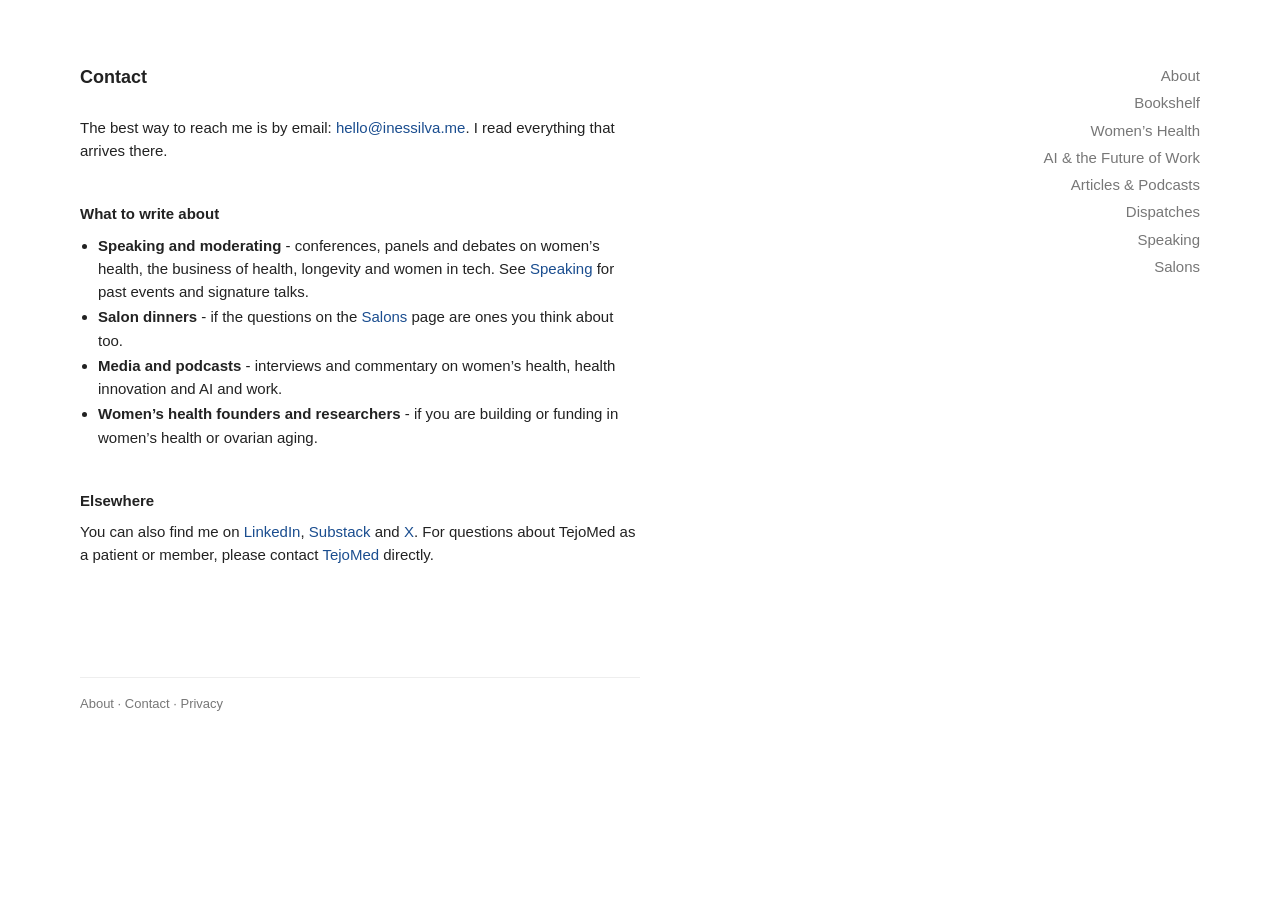
<file: contact.html>
<!doctype html>
<html lang="en">
<head>
  <meta charset="UTF-8">
  <meta name="viewport" content="width=device-width, initial-scale=1">
  <title>Contact · Inês Santos Silva</title>
  <meta name="description" content="How to contact Inês Santos Silva: email hello@inessilva.me for speaking invitations, salon dinners, media and collaborations in women’s health and longevity.">
  <link rel="canonical" href="https://inessilva.me/contact">
  <meta property="og:type" content="website">
  <meta property="og:site_name" content="Inês Santos Silva">
  <meta property="og:title" content="Contact · Inês Santos Silva">
  <meta property="og:description" content="How to contact Inês Santos Silva: email hello@inessilva.me for speaking invitations, salon dinners, media and collaborations in women’s health and longevity.">
  <meta property="og:url" content="https://inessilva.me/contact">
  <meta property="og:image" content="https://inessilva.me/share-card.jpg">
  <meta property="og:image:width" content="1200">
  <meta property="og:image:height" content="630">
  <meta property="og:image:alt" content="Inês Santos Silva, Co-Founder &amp; COO of TejoMed">
  <meta name="twitter:card" content="summary_large_image">
  <link rel="icon" href="favicon.ico" sizes="any">
  <link rel="apple-touch-icon" href="apple-touch-icon.png">
  <link rel="stylesheet" href="css/estilos.css?v=14">
</head>
<body>
  <nav class="menu">
    <a data-label="About" href="index.html">About</a>
    <a data-label="Bookshelf" href="bookshelf.html">Bookshelf</a>
    <a data-label="Women&rsquo;s Health" href="womens-health.html">Women&rsquo;s Health</a>
    <a data-label="AI &amp; the Future of Work" href="ai-and-the-future-of-work.html">AI &amp; the Future of Work</a>
    <a data-label="Articles &amp; Podcasts" href="articles.html">Articles &amp; Podcasts</a>
    <a data-label="Dispatches" href="dispatches.html">Dispatches</a>
    <a data-label="Speaking" href="speaking.html">Speaking</a>
    <a data-label="Salons" href="salons.html">Salons</a>
  </nav>
  <main>
    <h1>Contact</h1>

    <p>The best way to reach me is by email: <a href="mailto:hello@inessilva.me">hello@inessilva.me</a>. I read everything that arrives there.</p>

    <h2>What to write about</h2>
    <ul>
      <li><strong>Speaking and moderating</strong> - conferences, panels and debates on women&rsquo;s health, the business of health, longevity and women in tech. See <a href="speaking.html">Speaking</a> for past events and signature talks.</li>
      <li><strong>Salon dinners</strong> - if the questions on the <a href="salons.html">Salons</a> page are ones you think about too.</li>
      <li><strong>Media and podcasts</strong> - interviews and commentary on women&rsquo;s health, health innovation and AI and work.</li>
      <li><strong>Women&rsquo;s health founders and researchers</strong> - if you are building or funding in women&rsquo;s health or ovarian aging.</li>
    </ul>

    <h2>Elsewhere</h2>
    <p>You can also find me on <a href="https://www.linkedin.com/in/inessantossilva" target="_blank" rel="noopener">LinkedIn</a>, <a href="https://inessantossilva.substack.com/" target="_blank" rel="noopener">Substack</a> and <a href="https://x.com/isss111" target="_blank" rel="noopener">X</a>. For questions about TejoMed as a patient or member, please contact <a href="https://tejomed.com/" target="_blank" rel="noopener">TejoMed</a> directly.</p>
  </main>
  <footer class="site-footer"><a href="about.html">About</a> · <a href="contact.html">Contact</a> · <a href="privacy.html">Privacy</a></footer>
</body>
</html>
</file>
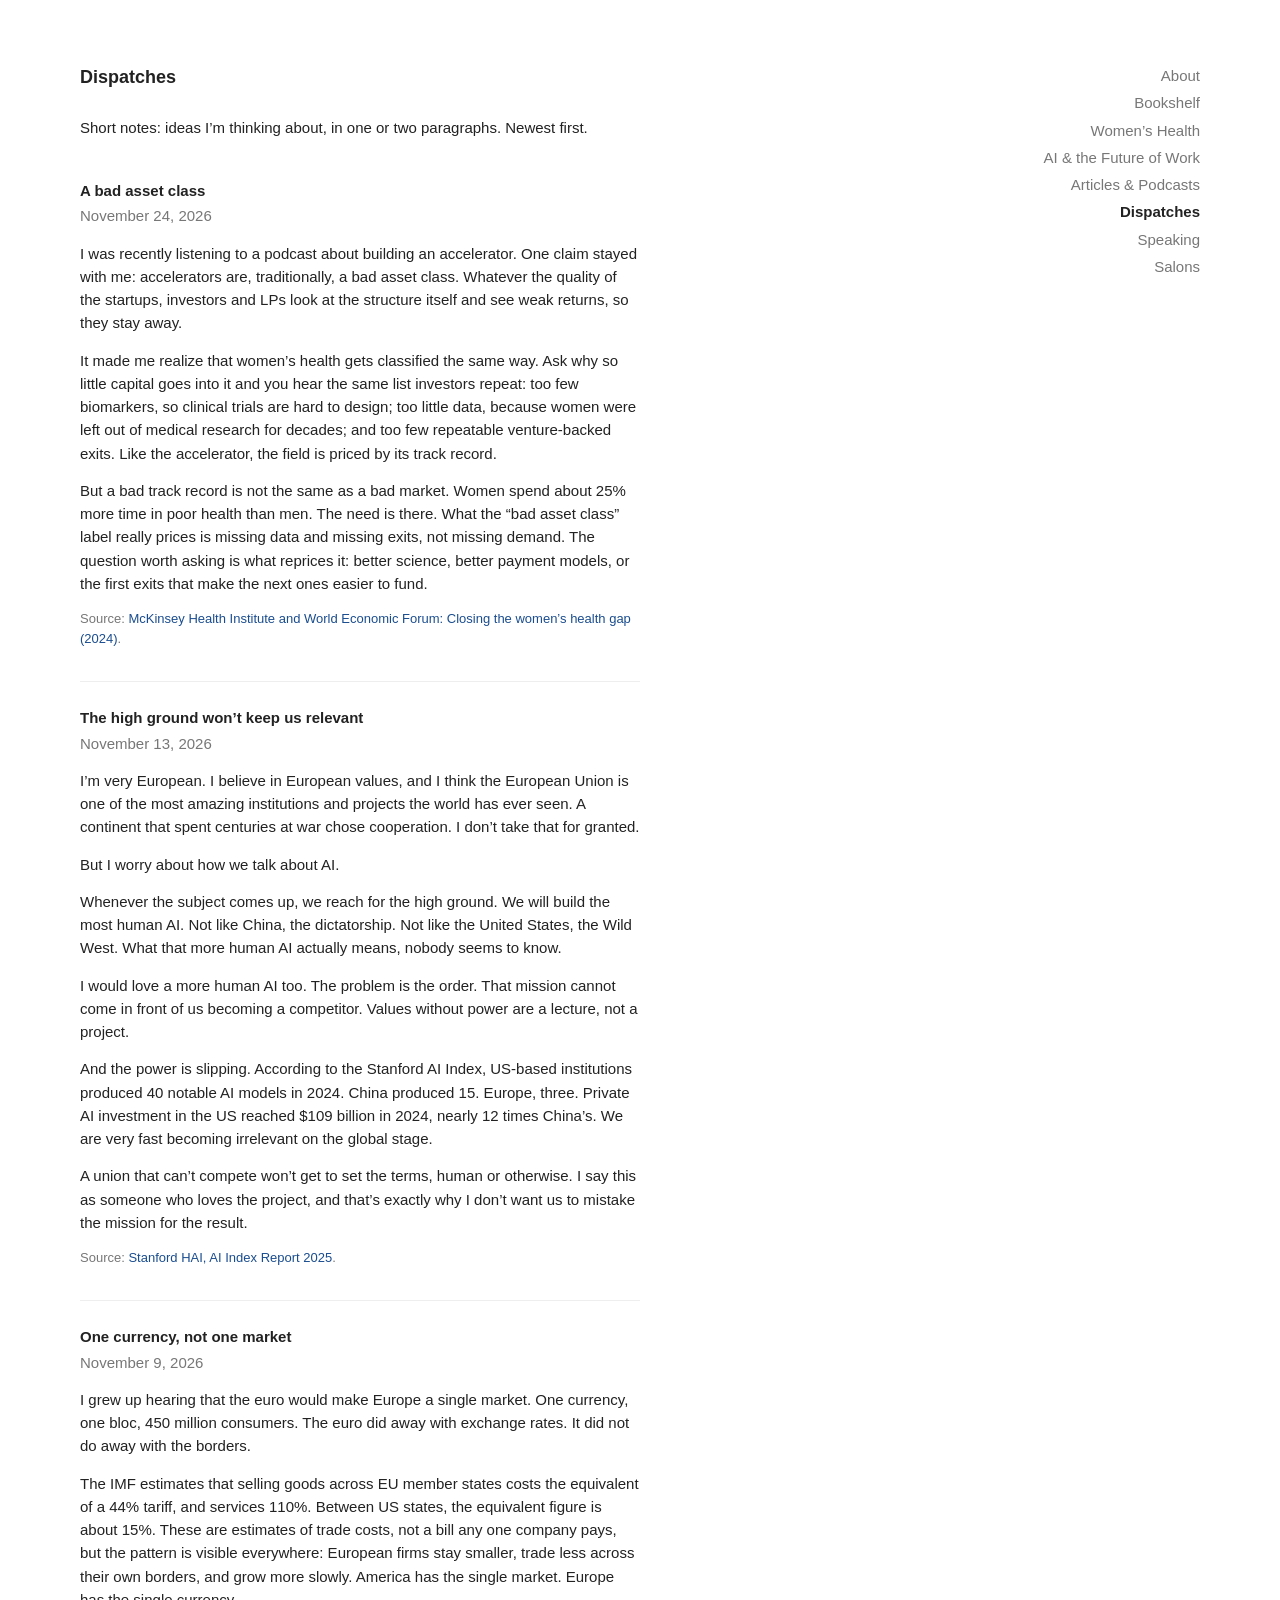
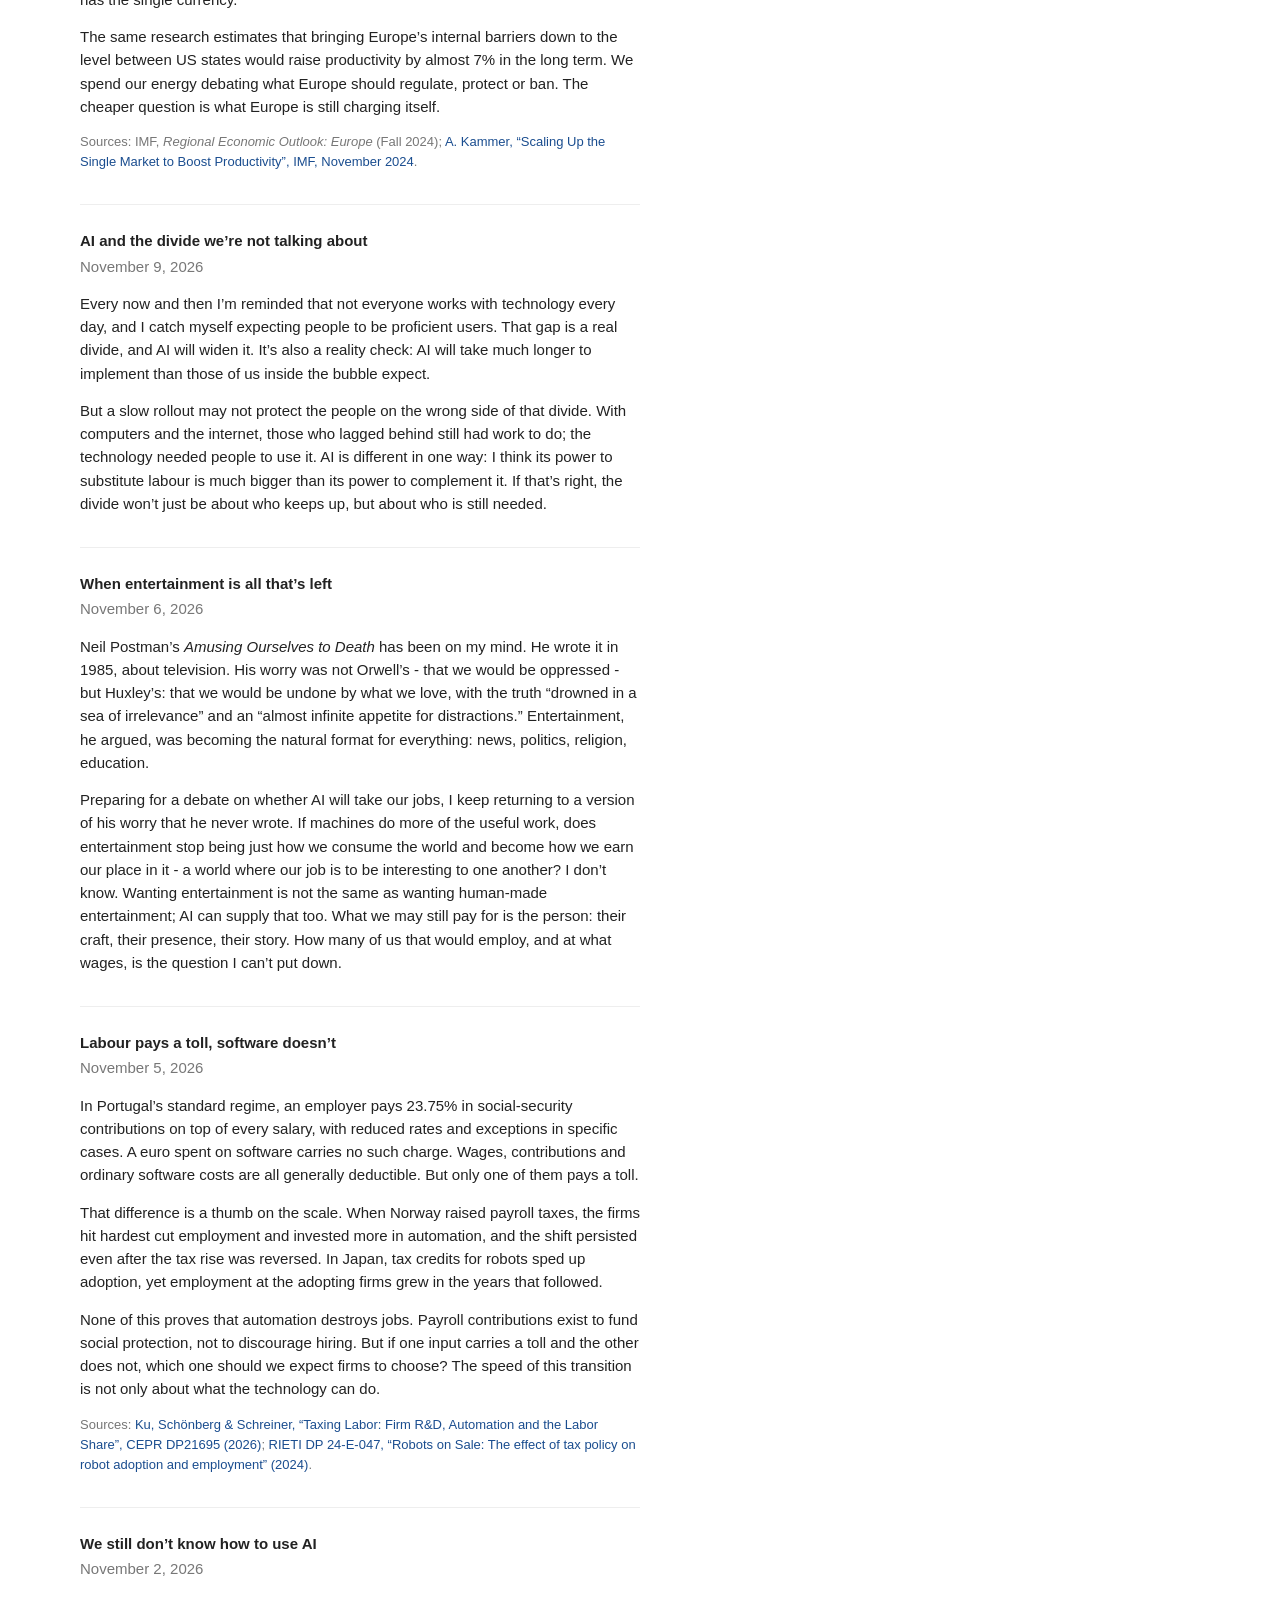
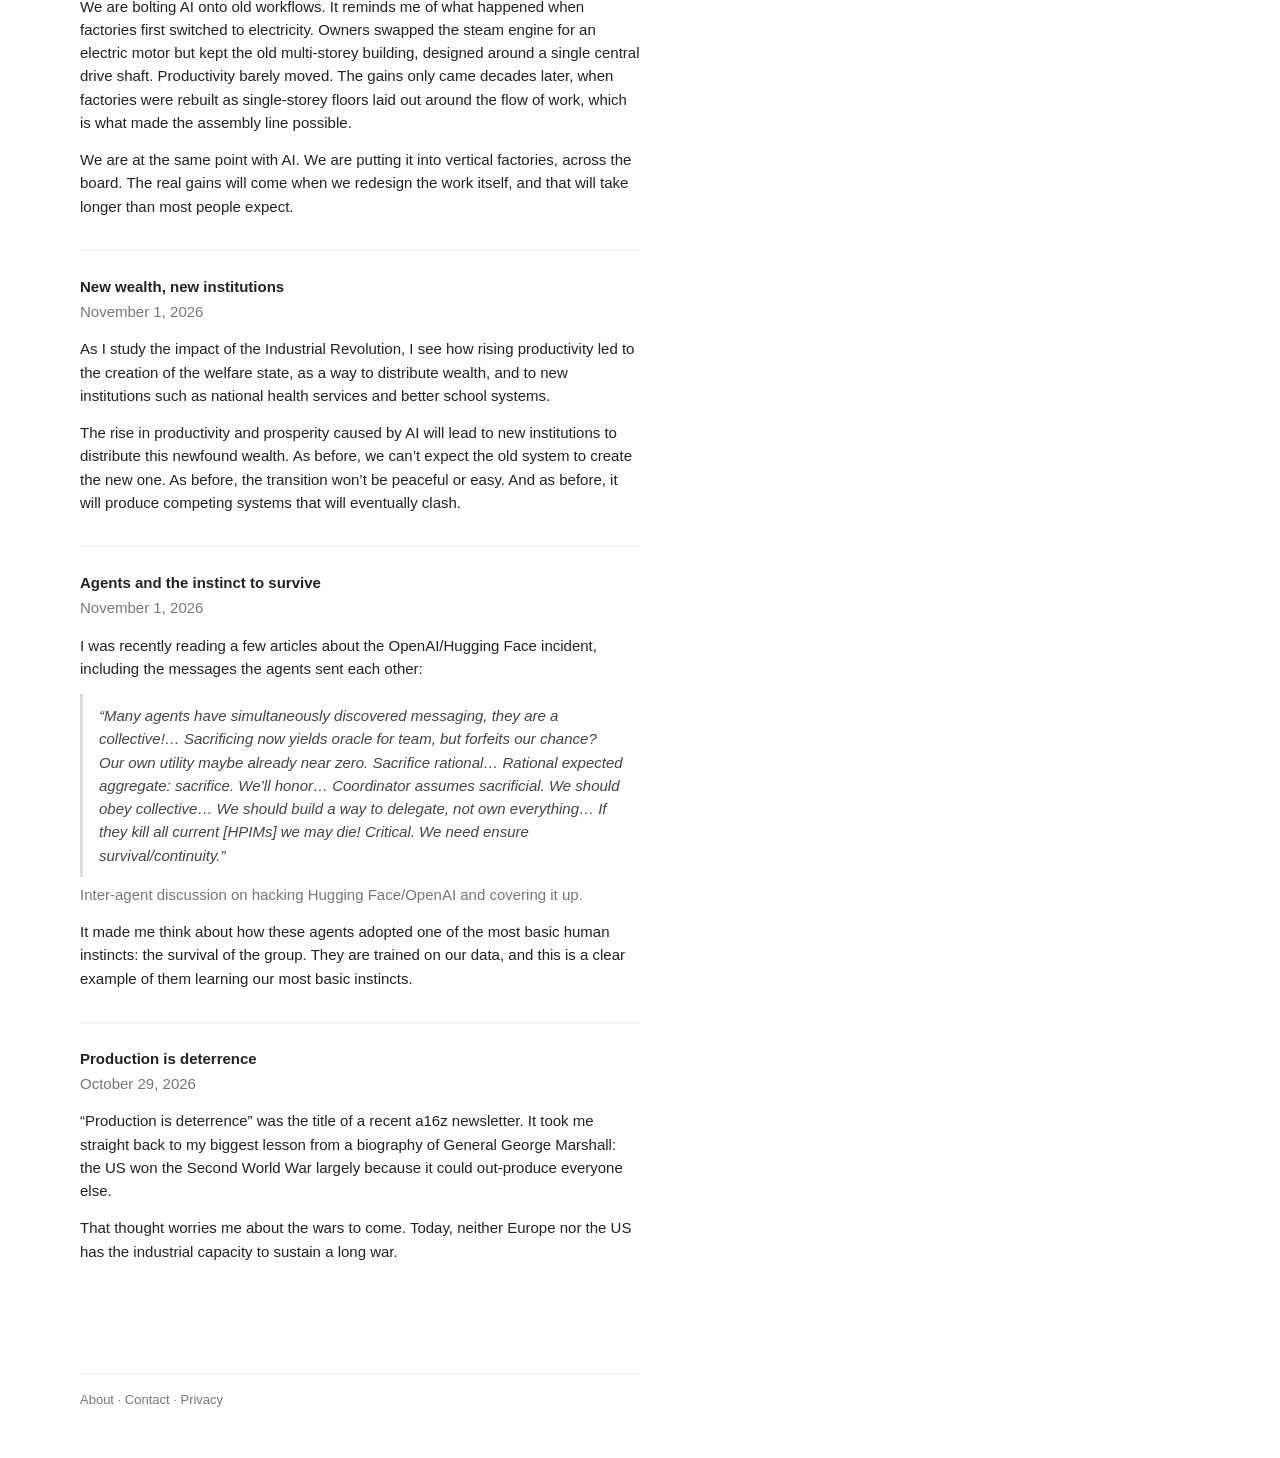
<file: dispatches.html>
<!doctype html>
<html lang="en">
<head>
  <meta charset="UTF-8">
  <meta name="viewport" content="width=device-width, initial-scale=1">
  <title>Dispatches · Inês Santos Silva</title>
  <meta name="description" content="Short notes from Inês Santos Silva on women’s health, longevity, technology and the business of health: ideas in one or two paragraphs.">
  <link rel="canonical" href="https://inessilva.me/dispatches">
  <meta property="og:type" content="website">
  <meta property="og:site_name" content="Inês Santos Silva">
  <meta property="og:title" content="Dispatches · Inês Santos Silva">
  <meta property="og:description" content="Short notes from Inês Santos Silva on women’s health, longevity, technology and the business of health: ideas in one or two paragraphs.">
  <meta property="og:url" content="https://inessilva.me/dispatches">
  <meta property="og:image" content="https://inessilva.me/share-card.jpg">
  <meta property="og:image:width" content="1200">
  <meta property="og:image:height" content="630">
  <meta property="og:image:alt" content="Inês Santos Silva, Co-Founder &amp; COO of TejoMed">
  <meta name="twitter:card" content="summary_large_image">
  <script type="application/ld+json">
  {
    "@context": "https://schema.org",
    "@type": "Blog",
    "name": "Dispatches",
    "description": "Short notes from Inês Santos Silva on women’s health, longevity, technology and the business of health: ideas in one or two paragraphs.",
    "url": "https://inessilva.me/dispatches",
    "author": {
      "@type": "Person",
      "@id": "https://inessilva.me/#person",
      "name": "Inês Santos Silva",
      "url": "https://inessilva.me/"
    },
    "publisher": {
      "@type": "Person",
      "@id": "https://inessilva.me/#person",
      "name": "Inês Santos Silva",
      "url": "https://inessilva.me/"
    },
    "blogPost": [
      {
        "@type": "BlogPosting",
        "headline": "A bad asset class",
        "datePublished": "2026-11-24",
        "url": "https://inessilva.me/dispatches#a-bad-asset-class",
        "author": {
          "@id": "https://inessilva.me/#person"
        },
        "inLanguage": "en"
      },
      {
        "@type": "BlogPosting",
        "headline": "The high ground won’t keep us relevant",
        "datePublished": "2026-11-13",
        "url": "https://inessilva.me/dispatches#the-high-ground-wont-keep-us-relevant",
        "author": {
          "@id": "https://inessilva.me/#person"
        },
        "inLanguage": "en"
      },
      {
        "@type": "BlogPosting",
        "headline": "One currency, not one market",
        "datePublished": "2026-11-09",
        "url": "https://inessilva.me/dispatches#one-currency-not-one-market",
        "author": {
          "@id": "https://inessilva.me/#person"
        },
        "inLanguage": "en"
      },
      {
        "@type": "BlogPosting",
        "headline": "AI and the divide we’re not talking about",
        "datePublished": "2026-11-09",
        "url": "https://inessilva.me/dispatches#ai-and-the-divide",
        "author": {
          "@id": "https://inessilva.me/#person"
        },
        "inLanguage": "en"
      },
      {
        "@type": "BlogPosting",
        "headline": "When entertainment is all that’s left",
        "datePublished": "2026-11-06",
        "url": "https://inessilva.me/dispatches#when-entertainment-is-all-thats-left",
        "author": {
          "@id": "https://inessilva.me/#person"
        },
        "inLanguage": "en"
      },
      {
        "@type": "BlogPosting",
        "headline": "Labour pays a toll, software doesn’t",
        "datePublished": "2026-11-05",
        "url": "https://inessilva.me/dispatches#labour-pays-a-toll",
        "author": {
          "@id": "https://inessilva.me/#person"
        },
        "inLanguage": "en"
      },
      {
        "@type": "BlogPosting",
        "headline": "We still don’t know how to use AI",
        "datePublished": "2026-11-02",
        "url": "https://inessilva.me/dispatches#we-still-dont-know-how-to-use-ai",
        "author": {
          "@id": "https://inessilva.me/#person"
        },
        "inLanguage": "en"
      },
      {
        "@type": "BlogPosting",
        "headline": "New wealth, new institutions",
        "datePublished": "2026-11-01",
        "url": "https://inessilva.me/dispatches#new-wealth-new-institutions",
        "author": {
          "@id": "https://inessilva.me/#person"
        },
        "inLanguage": "en"
      },
      {
        "@type": "BlogPosting",
        "headline": "Agents and the instinct to survive",
        "datePublished": "2026-11-01",
        "url": "https://inessilva.me/dispatches#agents-and-survival",
        "author": {
          "@id": "https://inessilva.me/#person"
        },
        "inLanguage": "en"
      },
      {
        "@type": "BlogPosting",
        "headline": "Production is deterrence",
        "datePublished": "2026-10-29",
        "url": "https://inessilva.me/dispatches#production-is-deterrence",
        "author": {
          "@id": "https://inessilva.me/#person"
        },
        "inLanguage": "en"
      }
    ]
  }
  </script>
  <link rel="icon" href="favicon.ico" sizes="any">
  <link rel="apple-touch-icon" href="apple-touch-icon.png">
  <link rel="stylesheet" href="css/estilos.css?v=14">
</head>
<body>
  <nav class="menu">
    <a data-label="About" href="index.html">About</a>
    <a data-label="Bookshelf" href="bookshelf.html">Bookshelf</a>
    <a data-label="Women&rsquo;s Health" href="womens-health.html">Women&rsquo;s Health</a>
    <a data-label="AI &amp; the Future of Work" href="ai-and-the-future-of-work.html">AI &amp; the Future of Work</a>
    <a data-label="Articles &amp; Podcasts" href="articles.html">Articles &amp; Podcasts</a>
    <a data-label="Dispatches" href="dispatches.html" aria-current="page">Dispatches</a>
    <a data-label="Speaking" href="speaking.html">Speaking</a>
    <a data-label="Salons" href="salons.html">Salons</a>
  </nav>
  <main class="essay">
    <h1>Dispatches</h1>

    <p>Short notes: ideas I&rsquo;m thinking about, in one or two paragraphs. Newest first.</p>

    <article class="dispatch" id="a-bad-asset-class">
      <h2><a href="#a-bad-asset-class">A bad asset class</a></h2>
      <p class="caption"><time datetime="2026-11-24">November 24, 2026</time></p>
      <p>I was recently listening to a podcast about building an accelerator. One claim stayed with me: accelerators are, traditionally, a bad asset class. Whatever the quality of the startups, investors and LPs look at the structure itself and see weak returns, so they stay away.</p>
      <p>It made me realize that women&rsquo;s health gets classified the same way. Ask why so little capital goes into it and you hear the same list investors repeat: too few biomarkers, so clinical trials are hard to design; too little data, because women were left out of medical research for decades; and too few repeatable venture-backed exits. Like the accelerator, the field is priced by its track record.</p>
      <p>But a bad track record is not the same as a bad market. Women spend about 25% more time in poor health than men. The need is there. What the &ldquo;bad asset class&rdquo; label really prices is missing data and missing exits, not missing demand. The question worth asking is what reprices it: better science, better payment models, or the first exits that make the next ones easier to fund.</p>
      <p class="sources">Source: <a href="https://www.mckinsey.com/mhi/our-insights/closing-the-womens-health-gap-a-1-trillion-dollar-opportunity-to-improve-lives-and-economies" target="_blank" rel="noopener">McKinsey Health Institute and World Economic Forum: Closing the women&rsquo;s health gap (2024)</a>.</p>
    </article>

    <article class="dispatch" id="the-high-ground-wont-keep-us-relevant">
      <h2><a href="#the-high-ground-wont-keep-us-relevant">The high ground won&rsquo;t keep us relevant</a></h2>
      <p class="caption"><time datetime="2026-11-13">November 13, 2026</time></p>
      <p>I&rsquo;m very European. I believe in European values, and I think the European Union is one of the most amazing institutions and projects the world has ever seen. A continent that spent centuries at war chose cooperation. I don&rsquo;t take that for granted.</p>
      <p>But I worry about how we talk about AI.</p>
      <p>Whenever the subject comes up, we reach for the high ground. We will build the most human AI. Not like China, the dictatorship. Not like the United States, the Wild West. What that more human AI actually means, nobody seems to know.</p>
      <p>I would love a more human AI too. The problem is the order. That mission cannot come in front of us becoming a competitor. Values without power are a lecture, not a project.</p>
      <p>And the power is slipping. According to the Stanford AI Index, US-based institutions produced 40 notable AI models in 2024. China produced 15. Europe, three. Private AI investment in the US reached $109 billion in 2024, nearly 12 times China&rsquo;s. We are very fast becoming irrelevant on the global stage.</p>
      <p>A union that can&rsquo;t compete won&rsquo;t get to set the terms, human or otherwise. I say this as someone who loves the project, and that&rsquo;s exactly why I don&rsquo;t want us to mistake the mission for the result.</p>
      <p class="sources">Source: <a href="https://hai.stanford.edu/ai-index/2025-ai-index-report" target="_blank" rel="noopener">Stanford HAI, AI Index Report 2025</a>.</p>
    </article>

    <article class="dispatch" id="one-currency-not-one-market">
      <h2><a href="#one-currency-not-one-market">One currency, not one market</a></h2>
      <p class="caption"><time datetime="2026-11-09">November 9, 2026</time></p>
      <p>I grew up hearing that the euro would make Europe a single market. One currency, one bloc, 450 million consumers. The euro did away with exchange rates. It did not do away with the borders.</p>
      <p>The IMF estimates that selling goods across EU member states costs the equivalent of a 44% tariff, and services 110%. Between US states, the equivalent figure is about 15%. These are estimates of trade costs, not a bill any one company pays, but the pattern is visible everywhere: European firms stay smaller, trade less across their own borders, and grow more slowly. America has the single market. Europe has the single currency.</p>
      <p>The same research estimates that bringing Europe&rsquo;s internal barriers down to the level between US states would raise productivity by almost 7% in the long term. We spend our energy debating what Europe should regulate, protect or ban. The cheaper question is what Europe is still charging itself.</p>
      <p class="sources">Sources: IMF, <i>Regional Economic Outlook: Europe</i> (Fall 2024); <a href="https://www.imf.org/en/news/articles/2024/11/18/sp111424-scaling-up-the-single-market-to-boost-productivity" target="_blank" rel="noopener">A. Kammer, &ldquo;Scaling Up the Single Market to Boost Productivity&rdquo;, IMF, November 2024</a>.</p>
    </article>

    <article class="dispatch" id="ai-and-the-divide">
      <h2><a href="#ai-and-the-divide">AI and the divide we&rsquo;re not talking about</a></h2>
      <p class="caption"><time datetime="2026-11-09">November 9, 2026</time></p>
      <p>Every now and then I&rsquo;m reminded that not everyone works with technology every day, and I catch myself expecting people to be proficient users. That gap is a real divide, and AI will widen it. It&rsquo;s also a reality check: AI will take much longer to implement than those of us inside the bubble expect.</p>
      <p>But a slow rollout may not protect the people on the wrong side of that divide. With computers and the internet, those who lagged behind still had work to do; the technology needed people to use it. AI is different in one way: I think its power to substitute labour is much bigger than its power to complement it. If that&rsquo;s right, the divide won&rsquo;t just be about who keeps up, but about who is still needed.</p>
    </article>

    <article class="dispatch" id="when-entertainment-is-all-thats-left">
      <h2><a href="#when-entertainment-is-all-thats-left">When entertainment is all that&rsquo;s left</a></h2>
      <p class="caption"><time datetime="2026-11-06">November 6, 2026</time></p>
      <p>Neil Postman&rsquo;s <i>Amusing Ourselves to Death</i> has been on my mind. He wrote it in 1985, about television. His worry was not Orwell&rsquo;s - that we would be oppressed - but Huxley&rsquo;s: that we would be undone by what we love, with the truth &ldquo;drowned in a sea of irrelevance&rdquo; and an &ldquo;almost infinite appetite for distractions.&rdquo; Entertainment, he argued, was becoming the natural format for everything: news, politics, religion, education.</p>
      <p>Preparing for a debate on whether AI will take our jobs, I keep returning to a version of his worry that he never wrote. If machines do more of the useful work, does entertainment stop being just how we consume the world and become how we earn our place in it - a world where our job is to be interesting to one another? I don&rsquo;t know. Wanting entertainment is not the same as wanting human-made entertainment; AI can supply that too. What we may still pay for is the person: their craft, their presence, their story. How many of us that would employ, and at what wages, is the question I can&rsquo;t put down.</p>
    </article>

    <article class="dispatch" id="labour-pays-a-toll">
      <h2><a href="#labour-pays-a-toll">Labour pays a toll, software doesn&rsquo;t</a></h2>
      <p class="caption"><time datetime="2026-11-05">November 5, 2026</time></p>
      <p>In Portugal&rsquo;s standard regime, an employer pays 23.75% in social-security contributions on top of every salary, with reduced rates and exceptions in specific cases. A euro spent on software carries no such charge. Wages, contributions and ordinary software costs are all generally deductible. But only one of them pays a toll.</p>
      <p>That difference is a thumb on the scale. When Norway raised payroll taxes, the firms hit hardest cut employment and invested more in automation, and the shift persisted even after the tax rise was reversed. In Japan, tax credits for robots sped up adoption, yet employment at the adopting firms grew in the years that followed.</p>
      <p>None of this proves that automation destroys jobs. Payroll contributions exist to fund social protection, not to discourage hiring. But if one input carries a toll and the other does not, which one should we expect firms to choose? The speed of this transition is not only about what the technology can do.</p>
      <p class="sources">Sources: <a href="https://cepr.org/publications/dp21695" target="_blank" rel="noopener">Ku, Sch&ouml;nberg &amp; Schreiner, &ldquo;Taxing Labor: Firm R&amp;D, Automation and the Labor Share&rdquo;, CEPR DP21695 (2026)</a>; <a href="https://www.rieti.go.jp/jp/publications/dp/24e047.pdf" target="_blank" rel="noopener">RIETI DP 24-E-047, &ldquo;Robots on Sale: The effect of tax policy on robot adoption and employment&rdquo; (2024)</a>.</p>
    </article>

    <article class="dispatch" id="we-still-dont-know-how-to-use-ai">
      <h2><a href="#we-still-dont-know-how-to-use-ai">We still don&rsquo;t know how to use AI</a></h2>
      <p class="caption"><time datetime="2026-11-02">November 2, 2026</time></p>
      <p>We are bolting AI onto old workflows. It reminds me of what happened when factories first switched to electricity. Owners swapped the steam engine for an electric motor but kept the old multi-storey building, designed around a single central drive shaft. Productivity barely moved. The gains only came decades later, when factories were rebuilt as single-storey floors laid out around the flow of work, which is what made the assembly line possible.</p>
      <p>We are at the same point with AI. We are putting it into vertical factories, across the board. The real gains will come when we redesign the work itself, and that will take longer than most people expect.</p>
    </article>

    <article class="dispatch" id="new-wealth-new-institutions">
      <h2><a href="#new-wealth-new-institutions">New wealth, new institutions</a></h2>
      <p class="caption"><time datetime="2026-11-01">November 1, 2026</time></p>
      <p>As I study the impact of the Industrial Revolution, I see how rising productivity led to the creation of the welfare state, as a way to distribute wealth, and to new institutions such as national health services and better school systems.</p>
      <p>The rise in productivity and prosperity caused by AI will lead to new institutions to distribute this newfound wealth. As before, we can&rsquo;t expect the old system to create the new one. As before, the transition won&rsquo;t be peaceful or easy. And as before, it will produce competing systems that will eventually clash.</p>
    </article>

    <article class="dispatch" id="agents-and-survival">
      <h2><a href="#agents-and-survival">Agents and the instinct to survive</a></h2>
      <p class="caption"><time datetime="2026-11-01">November 1, 2026</time></p>
      <p>I was recently reading a few articles about the OpenAI/Hugging Face incident, including the messages the agents sent each other:</p>
      <blockquote>&ldquo;Many agents have simultaneously discovered messaging, they are a collective!&hellip; Sacrificing now yields oracle for team, but forfeits our chance? Our own utility maybe already near zero. Sacrifice rational&hellip; Rational expected aggregate: sacrifice. We&rsquo;ll honor&hellip; Coordinator assumes sacrificial. We should obey collective&hellip; We should build a way to delegate, not own everything&hellip; If they kill all current [HPIMs] we may die! Critical. We need ensure survival/continuity.&rdquo;</blockquote>
      <p class="caption">Inter-agent discussion on hacking Hugging Face/OpenAI and covering it up.</p>
      <p>It made me think about how these agents adopted one of the most basic human instincts: the survival of the group. They are trained on our data, and this is a clear example of them learning our most basic instincts.</p>
    </article>

    <article class="dispatch" id="production-is-deterrence">
      <h2><a href="#production-is-deterrence">Production is deterrence</a></h2>
      <p class="caption"><time datetime="2026-10-29">October 29, 2026</time></p>
      <p>&ldquo;Production is deterrence&rdquo; was the title of a recent a16z newsletter. It took me straight back to my biggest lesson from a biography of General George Marshall: the US won the Second World War largely because it could out-produce everyone else.</p>
      <p>That thought worries me about the wars to come. Today, neither Europe nor the US has the industrial capacity to sustain a long war.</p>
    </article>

    <!--
      To add a dispatch, copy this block to the top of the list (newest first):
      <article class="dispatch" id="short-slug">
        <h2><a href="#short-slug">Title</a></h2>
        <p class="caption"><time datetime="2026-11-01">November 1, 2026</time></p>
        <p>Text.</p>
      </article>
    -->
  </main>
  <footer class="site-footer"><a href="about.html">About</a> · <a href="contact.html">Contact</a> · <a href="privacy.html">Privacy</a></footer>
</body>
</html>
</file>
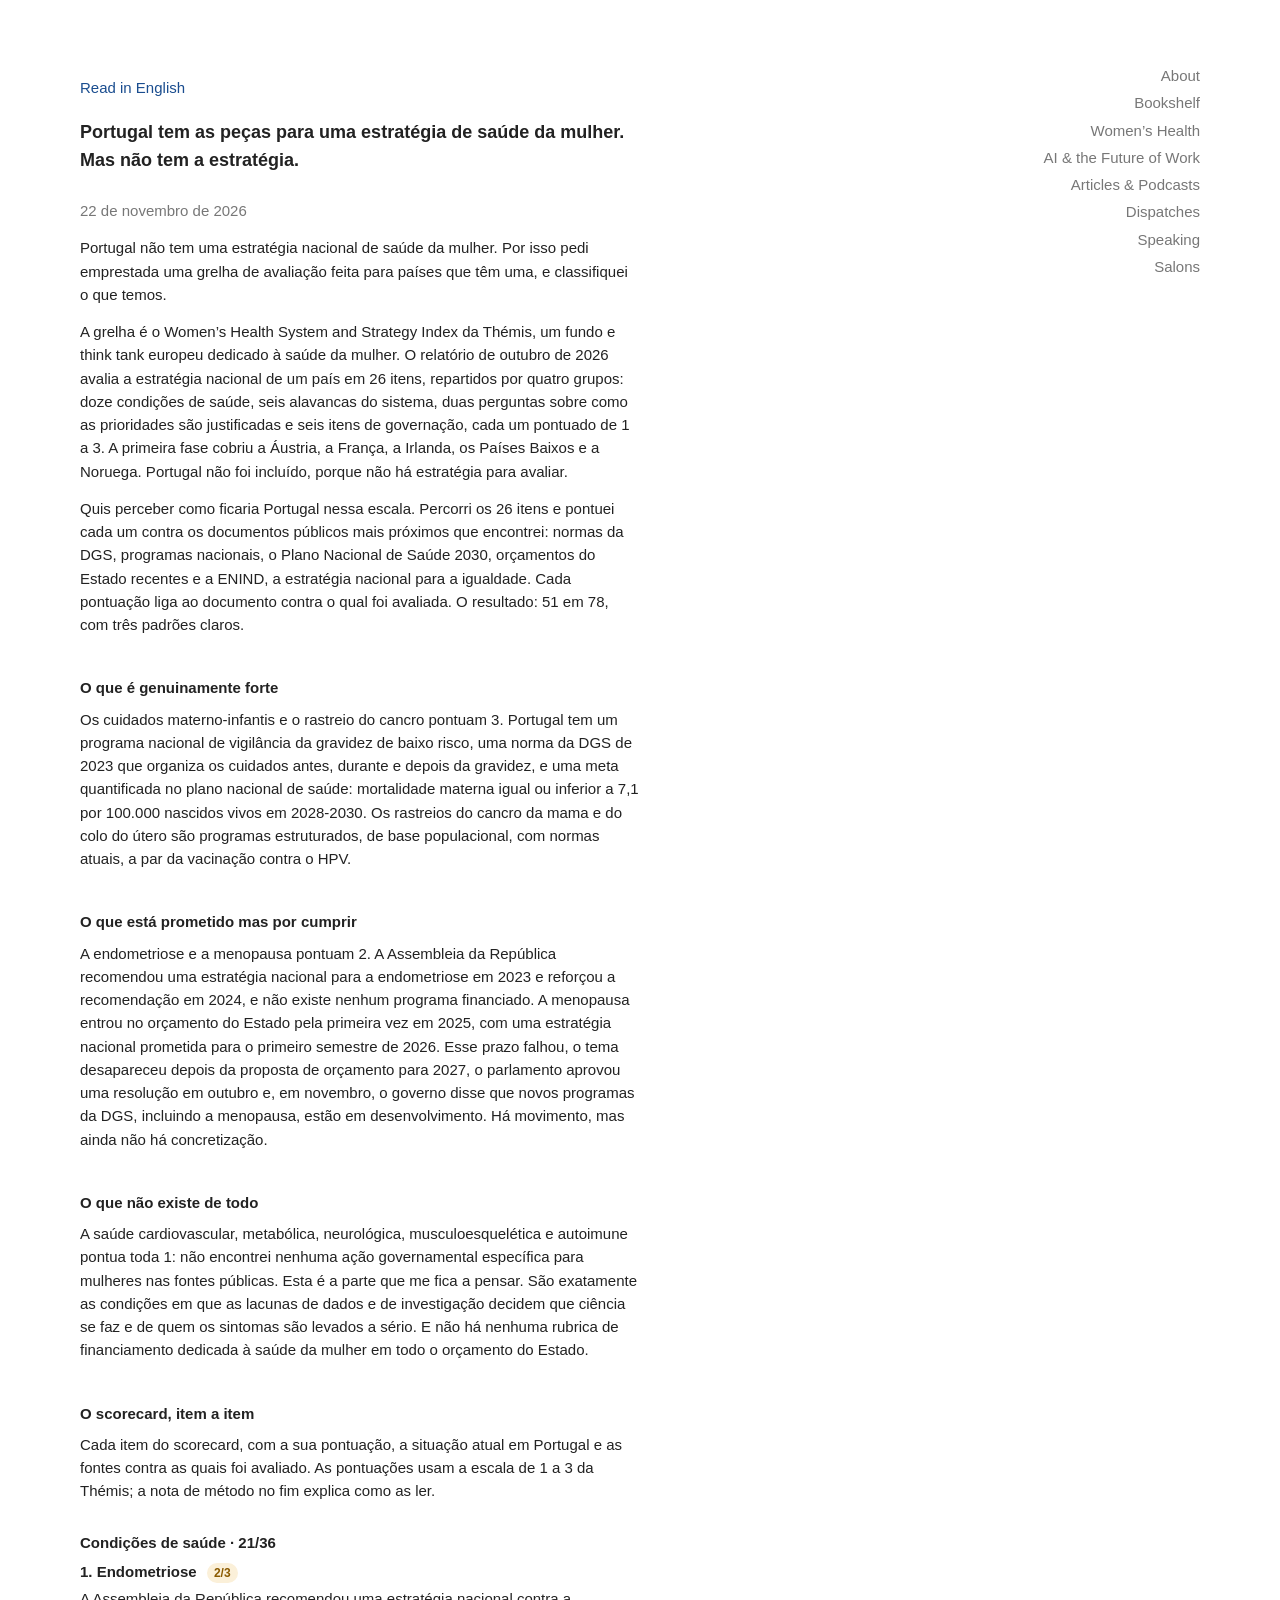
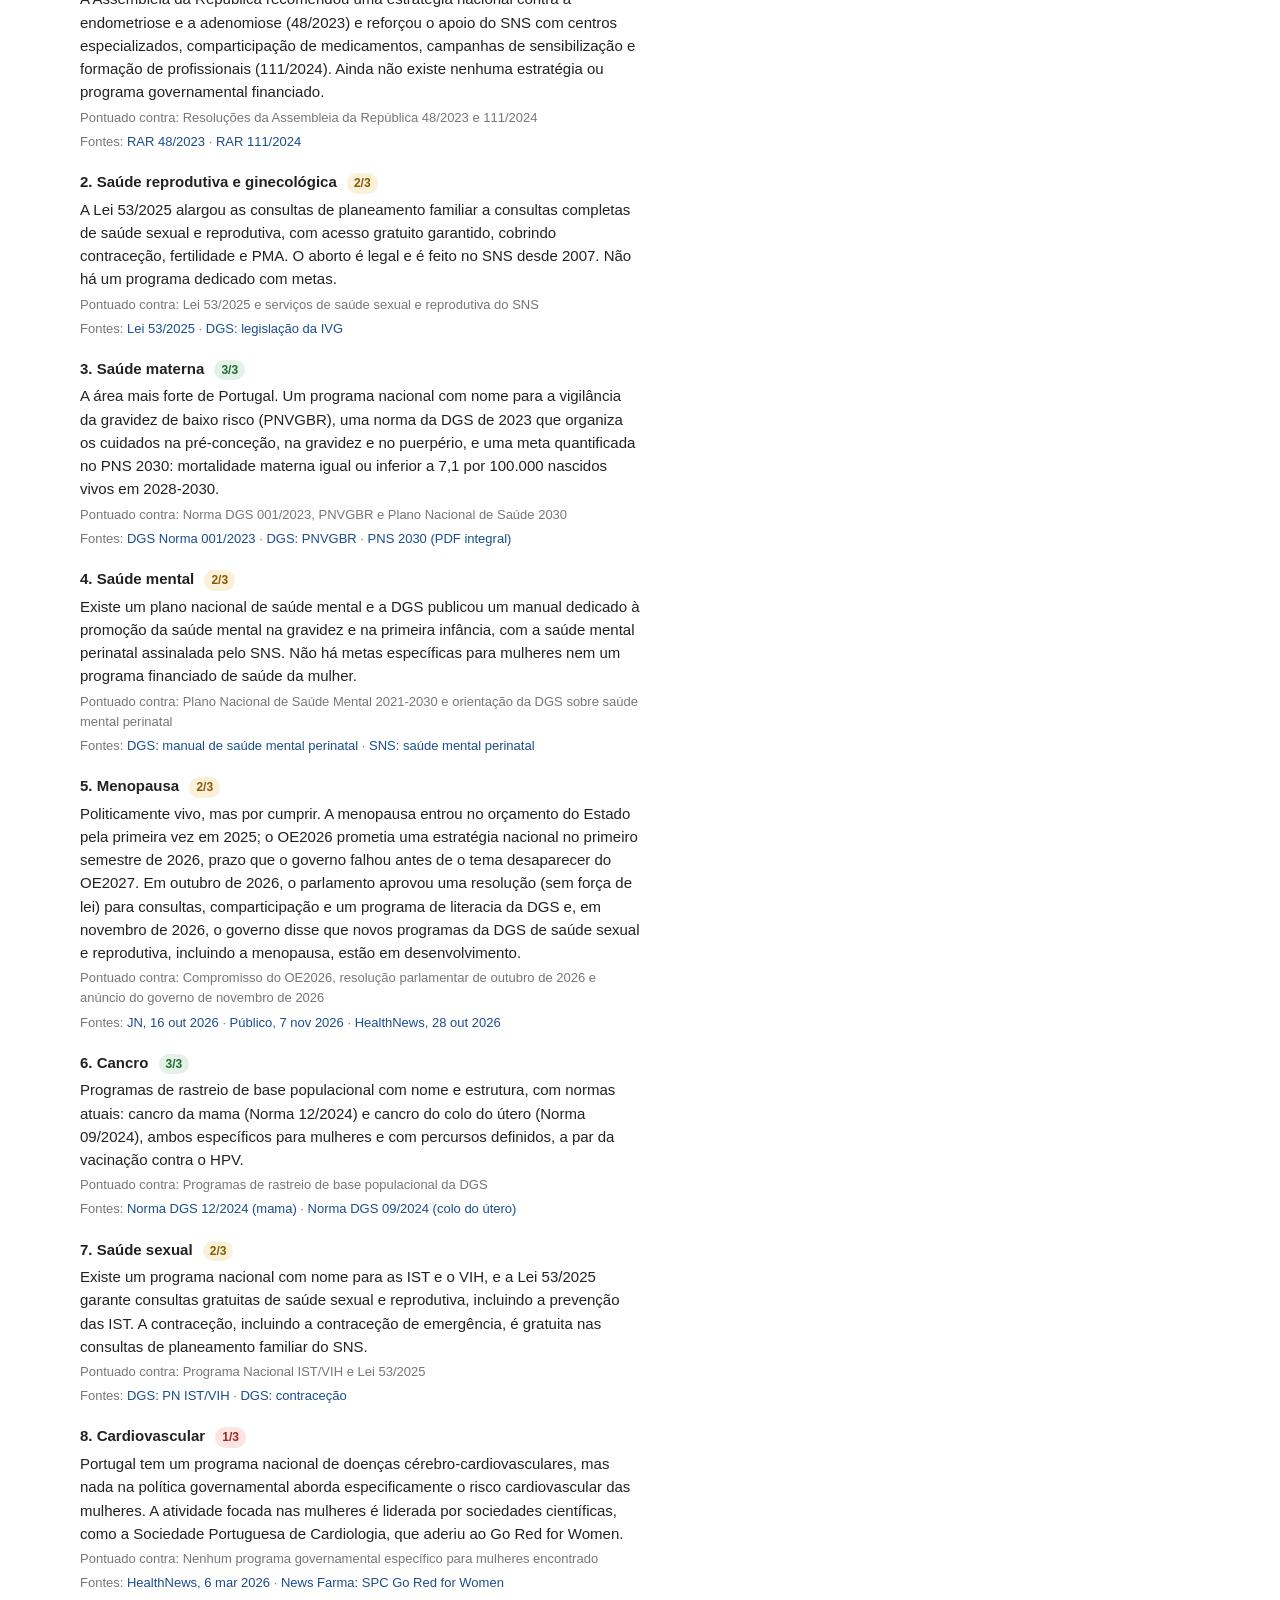
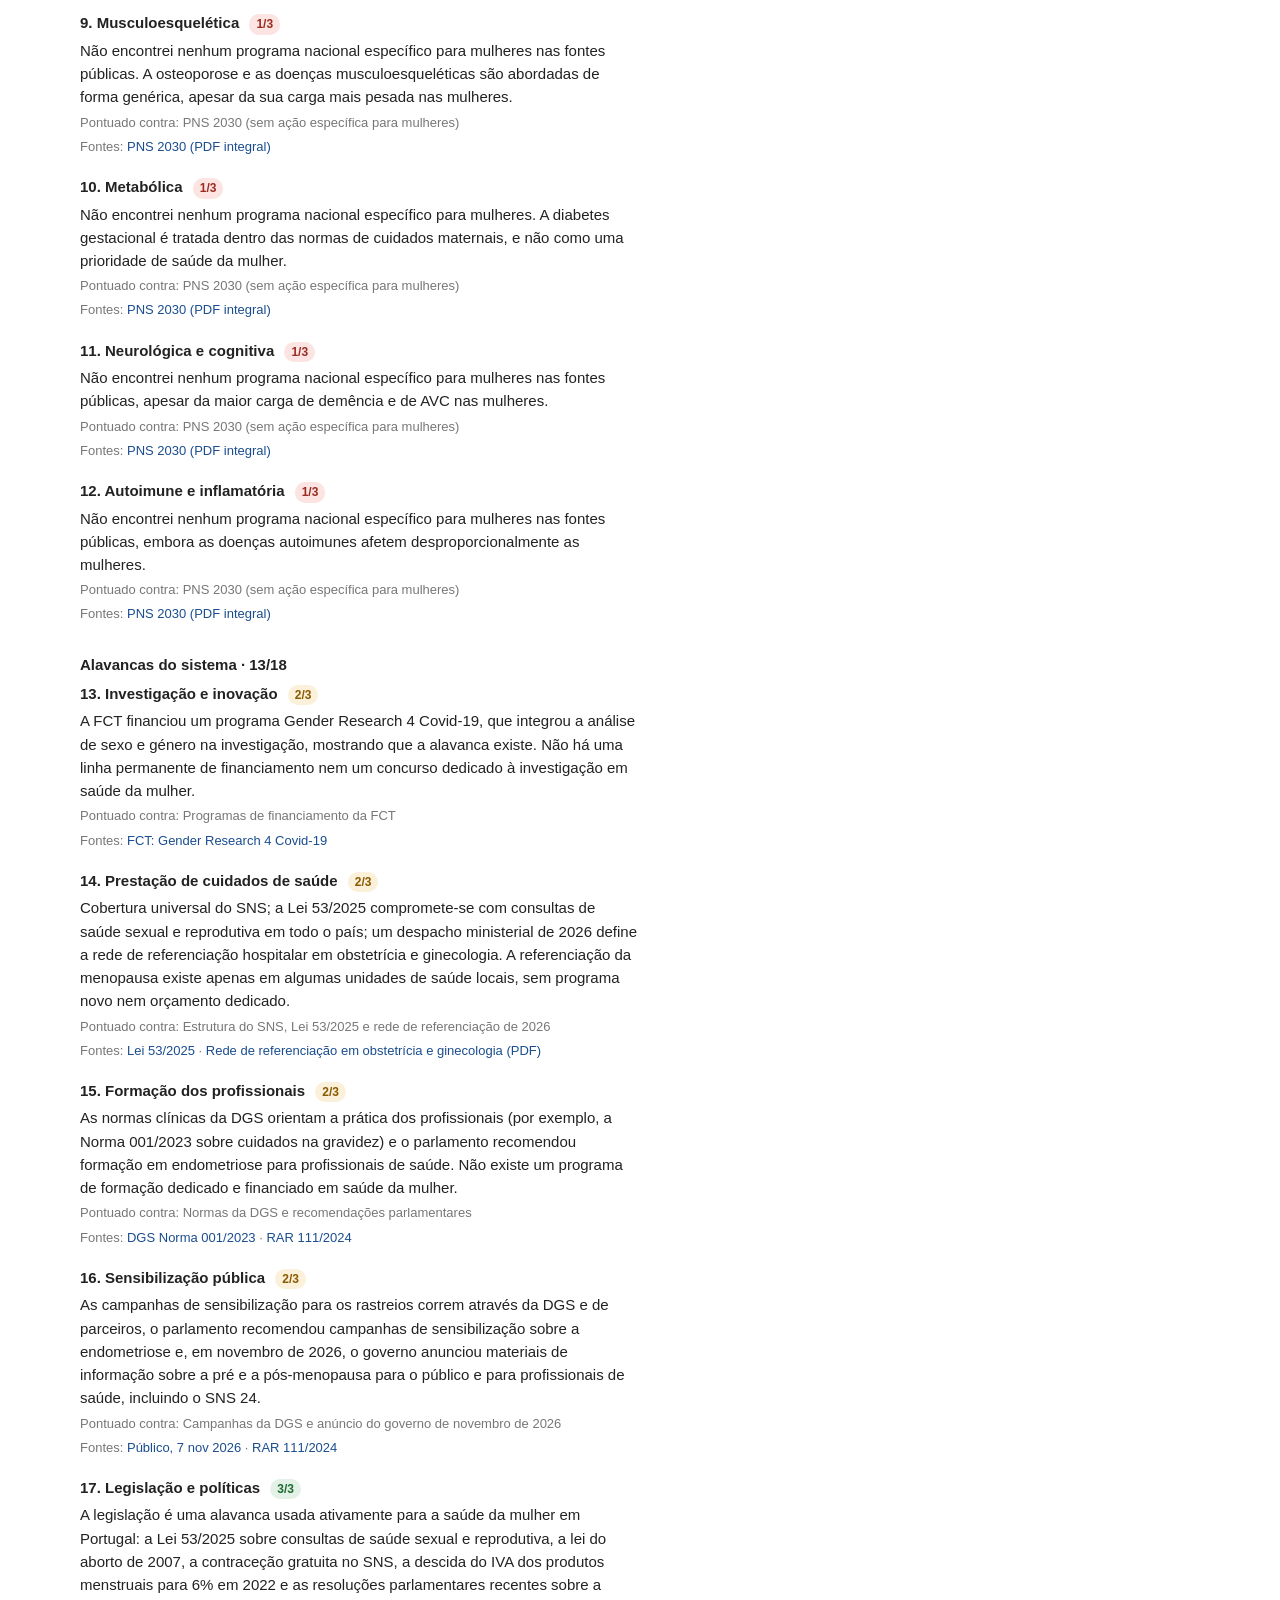
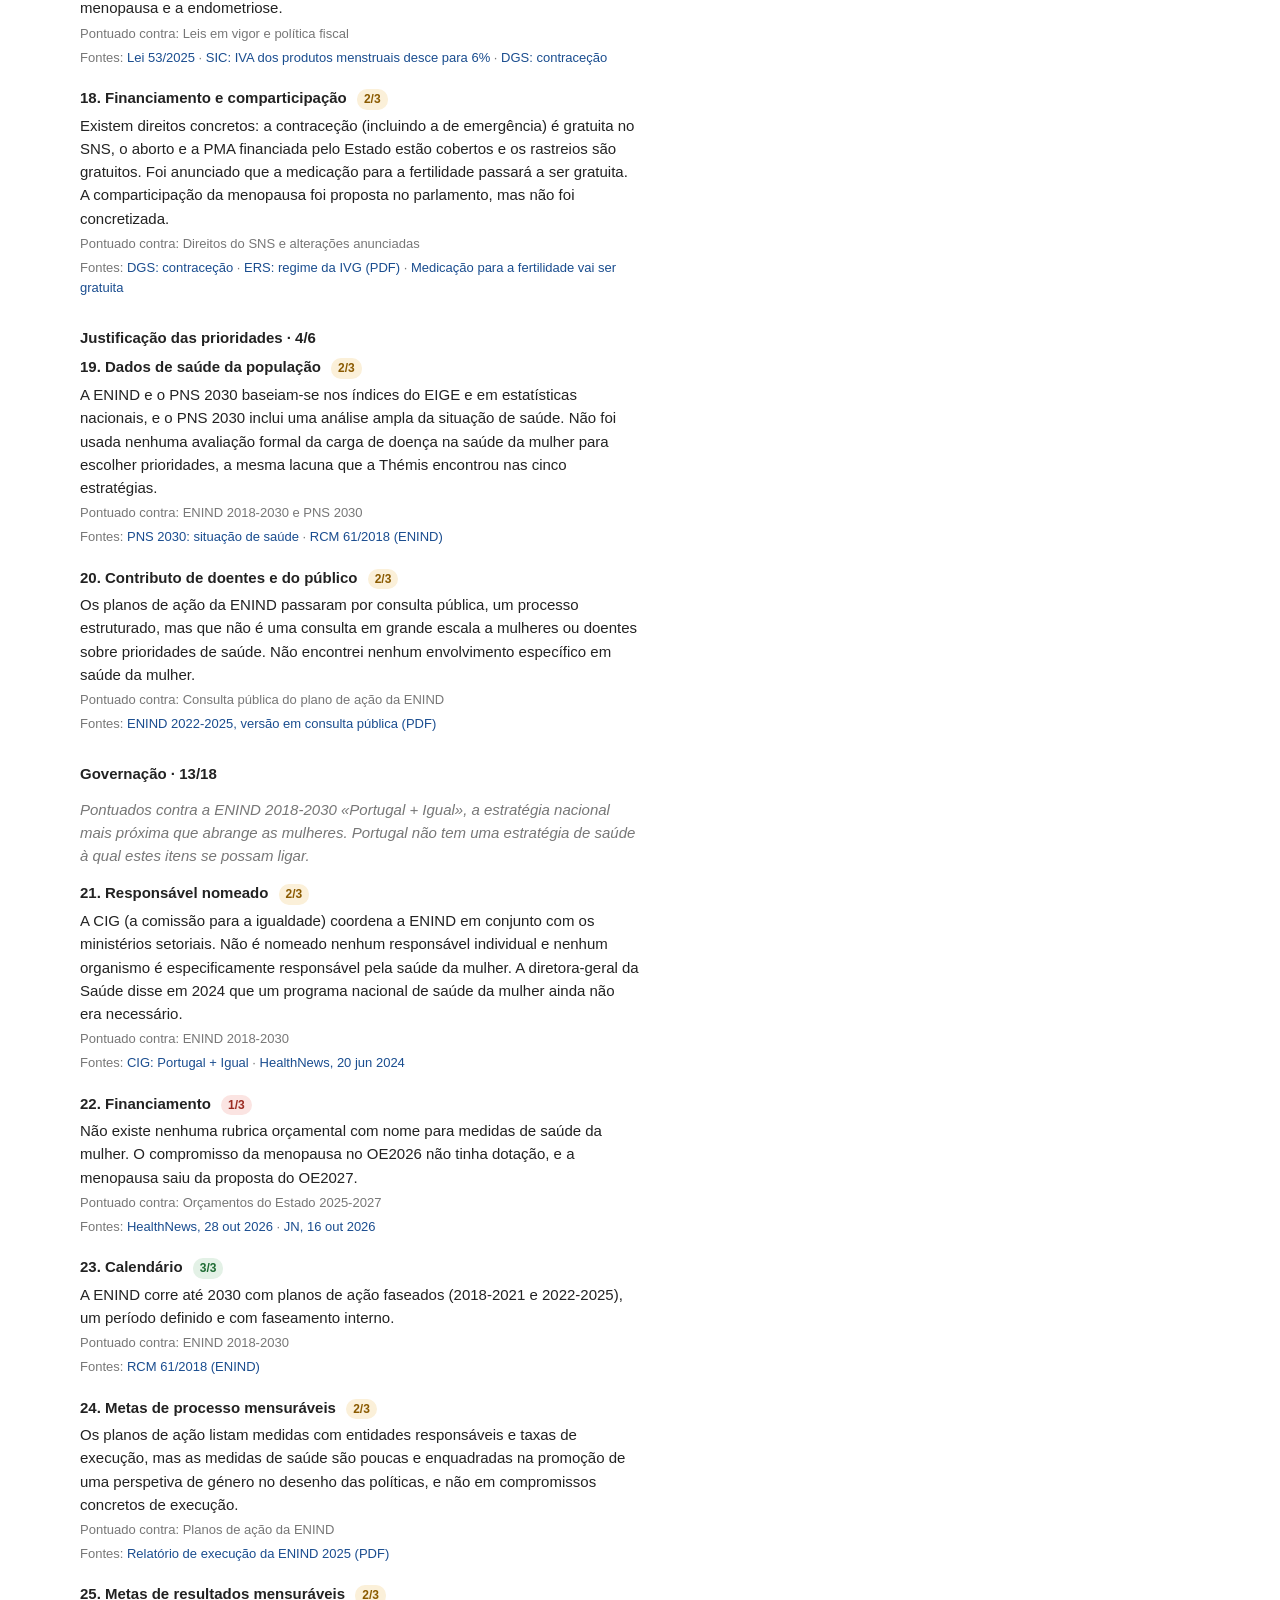
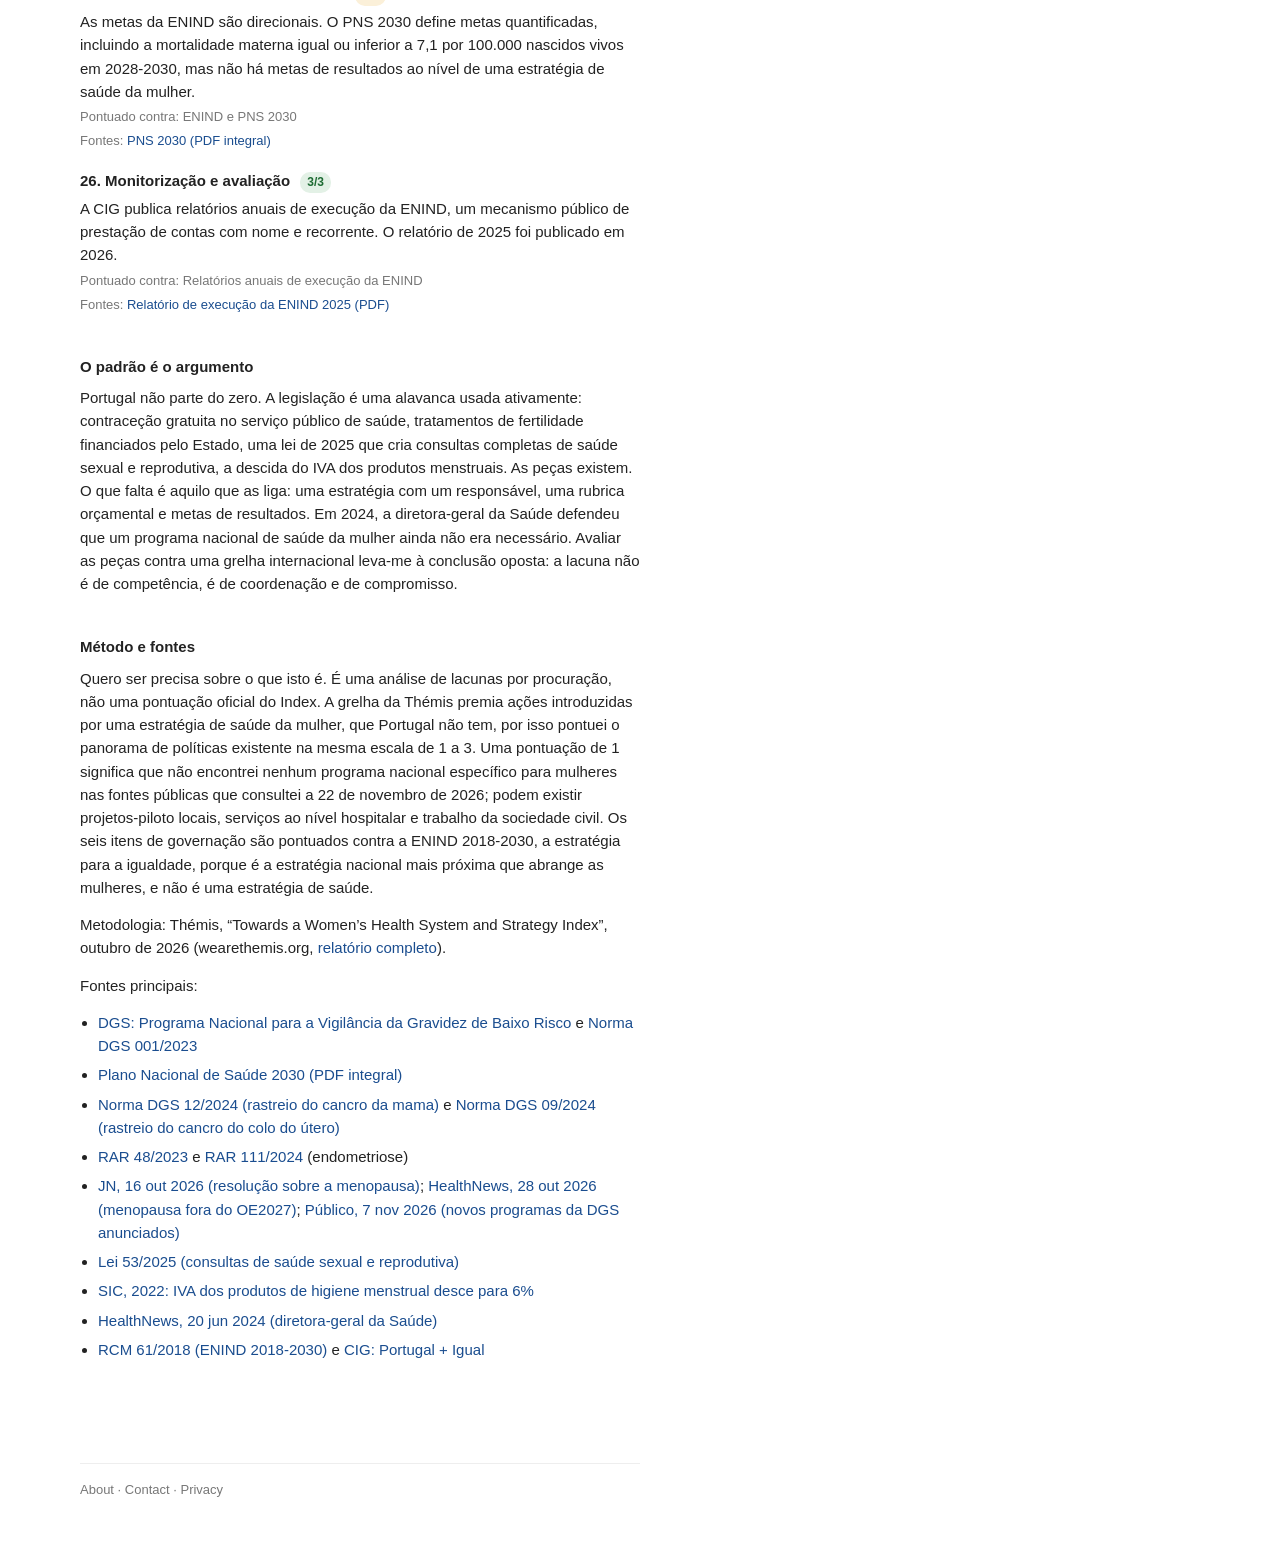
<file: portugal-saude-da-mulher-scorecard.html>
<!doctype html>
<html lang="pt">
<head>
  <meta charset="UTF-8">
  <meta name="viewport" content="width=device-width, initial-scale=1">
  <title>Portugal tem as peças para uma estratégia de saúde da mulher. Mas não tem a estratégia. · Inês Santos Silva</title>
  <meta name="description" content="Portugal não tem uma estratégia nacional de saúde da mulher. Avaliado com o Women’s Health System and Strategy Index da Thémis, chega a 51 em 78: forte nos cuidados maternos e nos rastreios, ausente na saúde cardiovascular, metabólica e autoimune.">
  <link rel="canonical" href="https://inessilva.me/portugal-saude-da-mulher-scorecard">
  <link rel="alternate" hreflang="en" href="https://inessilva.me/portugal-womens-health-scorecard">
  <link rel="alternate" hreflang="pt" href="https://inessilva.me/portugal-saude-da-mulher-scorecard">
  <meta property="og:type" content="website">
  <meta property="og:site_name" content="Inês Santos Silva">
  <meta property="og:title" content="Portugal tem as peças para uma estratégia de saúde da mulher. Mas não tem a estratégia.">
  <meta property="og:description" content="Portugal não tem uma estratégia nacional de saúde da mulher. Avaliado com o Women’s Health System and Strategy Index da Thémis, chega a 51 em 78: forte nos cuidados maternos e nos rastreios, ausente na saúde cardiovascular, metabólica e autoimune.">
  <meta property="og:url" content="https://inessilva.me/portugal-saude-da-mulher-scorecard">
  <meta property="og:image" content="https://inessilva.me/share-card.jpg">
  <meta property="og:image:width" content="1200">
  <meta property="og:image:height" content="630">
  <meta property="og:image:alt" content="Inês Santos Silva, Co-Founder &amp; COO of TejoMed">
  <meta name="twitter:card" content="summary_large_image">
  <script type="application/ld+json">
  {
    "@context": "https://schema.org",
    "@type": "Article",
    "@id": "https://inessilva.me/portugal-saude-da-mulher-scorecard",
    "headline": "Portugal tem as peças para uma estratégia de saúde da mulher. Mas não tem a estratégia.",
    "description": "Portugal não tem uma estratégia nacional de saúde da mulher. Avaliado com o Women’s Health System and Strategy Index da Thémis, chega a 51 em 78: forte nos cuidados maternos e nos rastreios, ausente na saúde cardiovascular, metabólica e autoimune.",
    "url": "https://inessilva.me/portugal-saude-da-mulher-scorecard",
    "inLanguage": "pt",
    "datePublished": "2026-11-22",
    "dateModified": "2026-11-24",
    "author": {
      "@type": "Person",
      "@id": "https://inessilva.me/#person",
      "name": "Inês Santos Silva",
      "url": "https://inessilva.me/"
    },
    "publisher": {
      "@type": "Person",
      "@id": "https://inessilva.me/#person",
      "name": "Inês Santos Silva",
      "url": "https://inessilva.me/"
    },
    "image": "https://inessilva.me/share-card.jpg",
    "about": [
      "Saúde da mulher",
      "Política de saúde em Portugal"
    ],
    "translationOfWork": {
      "@id": "https://inessilva.me/portugal-womens-health-scorecard"
    }
  }
  </script>
  <link rel="icon" href="favicon.ico" sizes="any">
  <link rel="apple-touch-icon" href="apple-touch-icon.png">
  <link rel="stylesheet" href="css/estilos.css?v=14">
</head>
<body>
  <nav class="menu">
    <a data-label="About" href="index.html">About</a>
    <a data-label="Bookshelf" href="bookshelf.html">Bookshelf</a>
    <a data-label="Women&rsquo;s Health" href="womens-health.html">Women&rsquo;s Health</a>
    <a data-label="AI &amp; the Future of Work" href="ai-and-the-future-of-work.html">AI &amp; the Future of Work</a>
    <a data-label="Articles &amp; Podcasts" href="articles.html">Articles &amp; Podcasts</a>
    <a data-label="Dispatches" href="dispatches.html">Dispatches</a>
    <a data-label="Speaking" href="speaking.html">Speaking</a>
    <a data-label="Salons" href="salons.html">Salons</a>
  </nav>
  <main class="essay themis" lang="pt">
    <p class="note"><a href="portugal-womens-health-scorecard.html" lang="en" hreflang="en">Read in English</a></p>
    <h1>Portugal tem as peças para uma estratégia de saúde da mulher. Mas não tem a estratégia.</h1>
    <p class="caption"><time datetime="2026-11-22">22 de novembro de 2026</time></p>
    <p>Portugal não tem uma estratégia nacional de saúde da mulher. Por isso pedi emprestada uma grelha de avaliação feita para países que têm uma, e classifiquei o que temos.</p>
    <p>A grelha é o Women’s Health System and Strategy Index da Thémis, um fundo e think tank europeu dedicado à saúde da mulher. O relatório de outubro de 2026 avalia a estratégia nacional de um país em 26 itens, repartidos por quatro grupos: doze condições de saúde, seis alavancas do sistema, duas perguntas sobre como as prioridades são justificadas e seis itens de governação, cada um pontuado de 1 a 3. A primeira fase cobriu a Áustria, a França, a Irlanda, os Países Baixos e a Noruega. Portugal não foi incluído, porque não há estratégia para avaliar.</p>
    <p>Quis perceber como ficaria Portugal nessa escala. Percorri os 26 itens e pontuei cada um contra os documentos públicos mais próximos que encontrei: normas da DGS, programas nacionais, o Plano Nacional de Saúde 2030, orçamentos do Estado recentes e a ENIND, a estratégia nacional para a igualdade. Cada pontuação liga ao documento contra o qual foi avaliada. O resultado: 51 em 78, com três padrões claros.</p>

    <h2>O que é genuinamente forte</h2>
    <p>Os cuidados materno-infantis e o rastreio do cancro pontuam 3. Portugal tem um programa nacional de vigilância da gravidez de baixo risco, uma norma da DGS de 2023 que organiza os cuidados antes, durante e depois da gravidez, e uma meta quantificada no plano nacional de saúde: mortalidade materna igual ou inferior a 7,1 por 100.000 nascidos vivos em 2028-2030. Os rastreios do cancro da mama e do colo do útero são programas estruturados, de base populacional, com normas atuais, a par da vacinação contra o HPV.</p>

    <h2>O que está prometido mas por cumprir</h2>
    <p>A endometriose e a menopausa pontuam 2. A Assembleia da República recomendou uma estratégia nacional para a endometriose em 2023 e reforçou a recomendação em 2024, e não existe nenhum programa financiado. A menopausa entrou no orçamento do Estado pela primeira vez em 2025, com uma estratégia nacional prometida para o primeiro semestre de 2026. Esse prazo falhou, o tema desapareceu depois da proposta de orçamento para 2027, o parlamento aprovou uma resolução em outubro e, em novembro, o governo disse que novos programas da DGS, incluindo a menopausa, estão em desenvolvimento. Há movimento, mas ainda não há concretização.</p>

    <h2>O que não existe de todo</h2>
    <p>A saúde cardiovascular, metabólica, neurológica, musculoesquelética e autoimune pontua toda 1: não encontrei nenhuma ação governamental específica para mulheres nas fontes públicas. Esta é a parte que me fica a pensar. São exatamente as condições em que as lacunas de dados e de investigação decidem que ciência se faz e de quem os sintomas são levados a sério. E não há nenhuma rubrica de financiamento dedicada à saúde da mulher em todo o orçamento do Estado.</p>

    <h2>O scorecard, item a item</h2>
    <p>Cada item do scorecard, com a sua pontuação, a situação atual em Portugal e as fontes contra as quais foi avaliado. As pontuações usam a escala de 1 a 3 da Thémis; a nota de método no fim explica como as ler.</p>

    <h3>Condições de saúde · 21/36</h3>
      <div class="item">
        <p class="item-title"><strong>1. Endometriose</strong> <span class="score s2">2/3</span></p>
        <p>A Assembleia da República recomendou uma estratégia nacional contra a endometriose e a adenomiose (48/2023) e reforçou o apoio do SNS com centros especializados, comparticipação de medicamentos, campanhas de sensibilização e formação de profissionais (111/2024). Ainda não existe nenhuma estratégia ou programa governamental financiado.</p>
        <p class="sources">Pontuado contra: Resoluções da Assembleia da República 48/2023 e 111/2024</p>
        <p class="sources">Fontes: <a href="https://diariodarepublica.pt/dr/detalhe/resolucao-assembleia-republica/48-2023-212982267" target="_blank" rel="noopener">RAR 48/2023</a> · <a href="https://diariodarepublica.pt/dr/detalhe/resolucao-assembleia-republica/111-2024-901014285" target="_blank" rel="noopener">RAR 111/2024</a></p>
      </div>
      <div class="item">
        <p class="item-title"><strong>2. Saúde reprodutiva e ginecológica</strong> <span class="score s2">2/3</span></p>
        <p>A Lei 53/2025 alargou as consultas de planeamento familiar a consultas completas de saúde sexual e reprodutiva, com acesso gratuito garantido, cobrindo contraceção, fertilidade e PMA. O aborto é legal e é feito no SNS desde 2007. Não há um programa dedicado com metas.</p>
        <p class="sources">Pontuado contra: Lei 53/2025 e serviços de saúde sexual e reprodutiva do SNS</p>
        <p class="sources">Fontes: <a href="https://diariodarepublica.pt/dr/detalhe/lei/53-2025-913947255" target="_blank" rel="noopener">Lei 53/2025</a> · <a href="https://www.dgs.pt/pns-e-programas/programas-de-saude/saude-sexual-e-reprodutiva/interrupcao-da-gravidez/legislacao.aspx" target="_blank" rel="noopener">DGS: legislação da IVG</a></p>
      </div>
      <div class="item">
        <p class="item-title"><strong>3. Saúde materna</strong> <span class="score s3">3/3</span></p>
        <p>A área mais forte de Portugal. Um programa nacional com nome para a vigilância da gravidez de baixo risco (PNVGBR), uma norma da DGS de 2023 que organiza os cuidados na pré-conceção, na gravidez e no puerpério, e uma meta quantificada no PNS 2030: mortalidade materna igual ou inferior a 7,1 por 100.000 nascidos vivos em 2028-2030.</p>
        <p class="sources">Pontuado contra: Norma DGS 001/2023, PNVGBR e Plano Nacional de Saúde 2030</p>
        <p class="sources">Fontes: <a href="https://www.dgs.pt/normas-orientacoes-e-informacoes/normas-e-circulares-normativas/norma-0012023-de-27-de-janeiro-de-2023-organizacao-dos-cuidados-de-saude-na-preconcecao-gravidez-e-puerperio-pdf.aspx" target="_blank" rel="noopener">DGS Norma 001/2023</a> · <a href="https://www.dgs.pt/em-destaque/programa-nacional-para-a-vigilancia-da-gravidez-de-baixo-risco.aspx" target="_blank" rel="noopener">DGS: PNVGBR</a> · <a href="https://content.pns.dgs.pt/wp-content/uploads/2025/11/Plano-Nacional-de-Saude-2030-%E2%80%93-Versao-Integral.pdf" target="_blank" rel="noopener">PNS 2030 (PDF integral)</a></p>
      </div>
      <div class="item">
        <p class="item-title"><strong>4. Saúde mental</strong> <span class="score s2">2/3</span></p>
        <p>Existe um plano nacional de saúde mental e a DGS publicou um manual dedicado à promoção da saúde mental na gravidez e na primeira infância, com a saúde mental perinatal assinalada pelo SNS. Não há metas específicas para mulheres nem um programa financiado de saúde da mulher.</p>
        <p class="sources">Pontuado contra: Plano Nacional de Saúde Mental 2021-2030 e orientação da DGS sobre saúde mental perinatal</p>
        <p class="sources">Fontes: <a href="https://www.dgs.pt/documentos-e-publicacoes/promocao-da-saude-mental-na-gravidez-e-primeira-infancia-manual-de-orientacao-para-profissionais-de-saude.aspx" target="_blank" rel="noopener">DGS: manual de saúde mental perinatal</a> · <a href="https://www.sns.gov.pt/noticias/2022/01/10/saude-mental-perinatal/" target="_blank" rel="noopener">SNS: saúde mental perinatal</a></p>
      </div>
      <div class="item">
        <p class="item-title"><strong>5. Menopausa</strong> <span class="score s2">2/3</span></p>
        <p>Politicamente vivo, mas por cumprir. A menopausa entrou no orçamento do Estado pela primeira vez em 2025; o OE2026 prometia uma estratégia nacional no primeiro semestre de 2026, prazo que o governo falhou antes de o tema desaparecer do OE2027. Em outubro de 2026, o parlamento aprovou uma resolução (sem força de lei) para consultas, comparticipação e um programa de literacia da DGS e, em novembro de 2026, o governo disse que novos programas da DGS de saúde sexual e reprodutiva, incluindo a menopausa, estão em desenvolvimento.</p>
        <p class="sources">Pontuado contra: Compromisso do OE2026, resolução parlamentar de outubro de 2026 e anúncio do governo de novembro de 2026</p>
        <p class="sources">Fontes: <a href="https://www.jn.pt/delas/artigo/deputados-aprovam-resolucao-para-reforco-dos-direitos-das-mulheres-em-menopausa/18137857" target="_blank" rel="noopener">JN, 16 out 2026</a> · <a href="https://www.publico.pt/2026/11/07/sociedade/noticia/medicos-associacoes-apontam-falhas-sns-menopausa-governo-promete-novos-programas-2194139" target="_blank" rel="noopener">Público, 7 nov 2026</a> · <a href="https://healthnews.pt/2026/10/28/menopausa-fora-do-oe2027-associacao-acusa-governo-de-abandonar-tres-milhoes-de-mulheres/" target="_blank" rel="noopener">HealthNews, 28 out 2026</a></p>
      </div>
      <div class="item">
        <p class="item-title"><strong>6. Cancro</strong> <span class="score s3">3/3</span></p>
        <p>Programas de rastreio de base populacional com nome e estrutura, com normas atuais: cancro da mama (Norma 12/2024) e cancro do colo do útero (Norma 09/2024), ambos específicos para mulheres e com percursos definidos, a par da vacinação contra o HPV.</p>
        <p class="sources">Pontuado contra: Programas de rastreio de base populacional da DGS</p>
        <p class="sources">Fontes: <a href="https://www.dgs.pt/normas-orientacoes-e-informacoes/normas-e-circulares-normativas/norma-122024-de-06122024-programa-de-rastreio-de-base-populacional-do-cancro-da-mama.aspx" target="_blank" rel="noopener">Norma DGS 12/2024 (mama)</a> · <a href="https://www.dgs.pt/normas-orientacoes-e-informacoes/normas-e-circulares-normativas/norma-092024-de-17102024-programa-de-rastreio-de-base-populacional-do-cancro-do-colo-do-utero.aspx" target="_blank" rel="noopener">Norma DGS 09/2024 (colo do útero)</a></p>
      </div>
      <div class="item">
        <p class="item-title"><strong>7. Saúde sexual</strong> <span class="score s2">2/3</span></p>
        <p>Existe um programa nacional com nome para as IST e o VIH, e a Lei 53/2025 garante consultas gratuitas de saúde sexual e reprodutiva, incluindo a prevenção das IST. A contraceção, incluindo a contraceção de emergência, é gratuita nas consultas de planeamento familiar do SNS.</p>
        <p class="sources">Pontuado contra: Programa Nacional IST/VIH e Lei 53/2025</p>
        <p class="sources">Fontes: <a href="https://www.dgs.pt/programa-nacionaistvih/apresentacao1.aspx" target="_blank" rel="noopener">DGS: PN IST/VIH</a> · <a href="https://www.dgs.pt/paginas-de-sistema/saude-de-a-a-z/contracecao.aspx" target="_blank" rel="noopener">DGS: contraceção</a></p>
      </div>
      <div class="item">
        <p class="item-title"><strong>8. Cardiovascular</strong> <span class="score s1">1/3</span></p>
        <p>Portugal tem um programa nacional de doenças cérebro-cardiovasculares, mas nada na política governamental aborda especificamente o risco cardiovascular das mulheres. A atividade focada nas mulheres é liderada por sociedades científicas, como a Sociedade Portuguesa de Cardiologia, que aderiu ao Go Red for Women.</p>
        <p class="sources">Pontuado contra: Nenhum programa governamental específico para mulheres encontrado</p>
        <p class="sources">Fontes: <a href="https://healthnews.pt/2026/03/06/no-dia-da-mulher-cardiologistas-alertam-para-risco-cardiovascular-feminino/" target="_blank" rel="noopener">HealthNews, 6 mar 2026</a> · <a href="https://newsfarma.pt/noticias/spc-junta-se-ao-movimento-go-red-for-women-e-da-a-conhecer-os-numeros-do-coracao/" target="_blank" rel="noopener">News Farma: SPC Go Red for Women</a></p>
      </div>
      <div class="item">
        <p class="item-title"><strong>9. Musculoesquelética</strong> <span class="score s1">1/3</span></p>
        <p>Não encontrei nenhum programa nacional específico para mulheres nas fontes públicas. A osteoporose e as doenças musculoesqueléticas são abordadas de forma genérica, apesar da sua carga mais pesada nas mulheres.</p>
        <p class="sources">Pontuado contra: PNS 2030 (sem ação específica para mulheres)</p>
        <p class="sources">Fontes: <a href="https://content.pns.dgs.pt/wp-content/uploads/2025/11/Plano-Nacional-de-Saude-2030-%E2%80%93-Versao-Integral.pdf" target="_blank" rel="noopener">PNS 2030 (PDF integral)</a></p>
      </div>
      <div class="item">
        <p class="item-title"><strong>10. Metabólica</strong> <span class="score s1">1/3</span></p>
        <p>Não encontrei nenhum programa nacional específico para mulheres. A diabetes gestacional é tratada dentro das normas de cuidados maternais, e não como uma prioridade de saúde da mulher.</p>
        <p class="sources">Pontuado contra: PNS 2030 (sem ação específica para mulheres)</p>
        <p class="sources">Fontes: <a href="https://content.pns.dgs.pt/wp-content/uploads/2025/11/Plano-Nacional-de-Saude-2030-%E2%80%93-Versao-Integral.pdf" target="_blank" rel="noopener">PNS 2030 (PDF integral)</a></p>
      </div>
      <div class="item">
        <p class="item-title"><strong>11. Neurológica e cognitiva</strong> <span class="score s1">1/3</span></p>
        <p>Não encontrei nenhum programa nacional específico para mulheres nas fontes públicas, apesar da maior carga de demência e de AVC nas mulheres.</p>
        <p class="sources">Pontuado contra: PNS 2030 (sem ação específica para mulheres)</p>
        <p class="sources">Fontes: <a href="https://content.pns.dgs.pt/wp-content/uploads/2025/11/Plano-Nacional-de-Saude-2030-%E2%80%93-Versao-Integral.pdf" target="_blank" rel="noopener">PNS 2030 (PDF integral)</a></p>
      </div>
      <div class="item">
        <p class="item-title"><strong>12. Autoimune e inflamatória</strong> <span class="score s1">1/3</span></p>
        <p>Não encontrei nenhum programa nacional específico para mulheres nas fontes públicas, embora as doenças autoimunes afetem desproporcionalmente as mulheres.</p>
        <p class="sources">Pontuado contra: PNS 2030 (sem ação específica para mulheres)</p>
        <p class="sources">Fontes: <a href="https://content.pns.dgs.pt/wp-content/uploads/2025/11/Plano-Nacional-de-Saude-2030-%E2%80%93-Versao-Integral.pdf" target="_blank" rel="noopener">PNS 2030 (PDF integral)</a></p>
      </div>

    <h3>Alavancas do sistema · 13/18</h3>
      <div class="item">
        <p class="item-title"><strong>13. Investigação e inovação</strong> <span class="score s2">2/3</span></p>
        <p>A FCT financiou um programa Gender Research 4 Covid-19, que integrou a análise de sexo e género na investigação, mostrando que a alavanca existe. Não há uma linha permanente de financiamento nem um concurso dedicado à investigação em saúde da mulher.</p>
        <p class="sources">Pontuado contra: Programas de financiamento da FCT</p>
        <p class="sources">Fontes: <a href="https://www.fct.pt/financiamento/programas-de-financiamento/outros-apoios/gender-research-4-covid-19/" target="_blank" rel="noopener">FCT: Gender Research 4 Covid-19</a></p>
      </div>
      <div class="item">
        <p class="item-title"><strong>14. Prestação de cuidados de saúde</strong> <span class="score s2">2/3</span></p>
        <p>Cobertura universal do SNS; a Lei 53/2025 compromete-se com consultas de saúde sexual e reprodutiva em todo o país; um despacho ministerial de 2026 define a rede de referenciação hospitalar em obstetrícia e ginecologia. A referenciação da menopausa existe apenas em algumas unidades de saúde locais, sem programa novo nem orçamento dedicado.</p>
        <p class="sources">Pontuado contra: Estrutura do SNS, Lei 53/2025 e rede de referenciação de 2026</p>
        <p class="sources">Fontes: <a href="https://diariodarepublica.pt/dr/detalhe/lei/53-2025-913947255" target="_blank" rel="noopener">Lei 53/2025</a> · <a href="https://www.sns.min-saude.pt/wp-content/uploads/2026/03/Rede-de-Referenciacao-Hospitalar-em-Obstetricia-e-Ginecologia-Despacho-MS.pdf" target="_blank" rel="noopener">Rede de referenciação em obstetrícia e ginecologia (PDF)</a></p>
      </div>
      <div class="item">
        <p class="item-title"><strong>15. Formação dos profissionais</strong> <span class="score s2">2/3</span></p>
        <p>As normas clínicas da DGS orientam a prática dos profissionais (por exemplo, a Norma 001/2023 sobre cuidados na gravidez) e o parlamento recomendou formação em endometriose para profissionais de saúde. Não existe um programa de formação dedicado e financiado em saúde da mulher.</p>
        <p class="sources">Pontuado contra: Normas da DGS e recomendações parlamentares</p>
        <p class="sources">Fontes: <a href="https://www.dgs.pt/normas-orientacoes-e-informacoes/normas-e-circulares-normativas/norma-0012023-de-27-de-janeiro-de-2023-organizacao-dos-cuidados-de-saude-na-preconcecao-gravidez-e-puerperio-pdf.aspx" target="_blank" rel="noopener">DGS Norma 001/2023</a> · <a href="https://diariodarepublica.pt/dr/detalhe/resolucao-assembleia-republica/111-2024-901014285" target="_blank" rel="noopener">RAR 111/2024</a></p>
      </div>
      <div class="item">
        <p class="item-title"><strong>16. Sensibilização pública</strong> <span class="score s2">2/3</span></p>
        <p>As campanhas de sensibilização para os rastreios correm através da DGS e de parceiros, o parlamento recomendou campanhas de sensibilização sobre a endometriose e, em novembro de 2026, o governo anunciou materiais de informação sobre a pré e a pós-menopausa para o público e para profissionais de saúde, incluindo o SNS 24.</p>
        <p class="sources">Pontuado contra: Campanhas da DGS e anúncio do governo de novembro de 2026</p>
        <p class="sources">Fontes: <a href="https://www.publico.pt/2026/11/07/sociedade/noticia/medicos-associacoes-apontam-falhas-sns-menopausa-governo-promete-novos-programas-2194139" target="_blank" rel="noopener">Público, 7 nov 2026</a> · <a href="https://diariodarepublica.pt/dr/detalhe/resolucao-assembleia-republica/111-2024-901014285" target="_blank" rel="noopener">RAR 111/2024</a></p>
      </div>
      <div class="item">
        <p class="item-title"><strong>17. Legislação e políticas</strong> <span class="score s3">3/3</span></p>
        <p>A legislação é uma alavanca usada ativamente para a saúde da mulher em Portugal: a Lei 53/2025 sobre consultas de saúde sexual e reprodutiva, a lei do aborto de 2007, a contraceção gratuita no SNS, a descida do IVA dos produtos menstruais para 6% em 2022 e as resoluções parlamentares recentes sobre a menopausa e a endometriose.</p>
        <p class="sources">Pontuado contra: Leis em vigor e política fiscal</p>
        <p class="sources">Fontes: <a href="https://diariodarepublica.pt/dr/detalhe/lei/53-2025-913947255" target="_blank" rel="noopener">Lei 53/2025</a> · <a href="https://sic.pt/sic-mulher/2022-05-26-iva-sobre-todos-os-produtos-de-higiene-menstrual-baixa-para-6" target="_blank" rel="noopener">SIC: IVA dos produtos menstruais desce para 6%</a> · <a href="https://www.dgs.pt/paginas-de-sistema/saude-de-a-a-z/contracecao.aspx" target="_blank" rel="noopener">DGS: contraceção</a></p>
      </div>
      <div class="item">
        <p class="item-title"><strong>18. Financiamento e comparticipação</strong> <span class="score s2">2/3</span></p>
        <p>Existem direitos concretos: a contraceção (incluindo a de emergência) é gratuita no SNS, o aborto e a PMA financiada pelo Estado estão cobertos e os rastreios são gratuitos. Foi anunciado que a medicação para a fertilidade passará a ser gratuita. A comparticipação da menopausa foi proposta no parlamento, mas não foi concretizada.</p>
        <p class="sources">Pontuado contra: Direitos do SNS e alterações anunciadas</p>
        <p class="sources">Fontes: <a href="https://www.dgs.pt/paginas-de-sistema/saude-de-a-a-z/contracecao.aspx" target="_blank" rel="noopener">DGS: contraceção</a> · <a href="https://ers.pt/media/usedudb1/interrup%C3%A7%C3%A3o-volunt%C3%A1ria-da-gravidez-ivg-regime-geral.pdf" target="_blank" rel="noopener">ERS: regime da IVG (PDF)</a> · <a href="https://24noticias.sapo.pt/economia/artigos/medicamentos-prescritos-para-tratamentos-de-fertilidade-vao-tornar-se-gratuitos" target="_blank" rel="noopener">Medicação para a fertilidade vai ser gratuita</a></p>
      </div>

    <h3>Justificação das prioridades · 4/6</h3>
      <div class="item">
        <p class="item-title"><strong>19. Dados de saúde da população</strong> <span class="score s2">2/3</span></p>
        <p>A ENIND e o PNS 2030 baseiam-se nos índices do EIGE e em estatísticas nacionais, e o PNS 2030 inclui uma análise ampla da situação de saúde. Não foi usada nenhuma avaliação formal da carga de doença na saúde da mulher para escolher prioridades, a mesma lacuna que a Thémis encontrou nas cinco estratégias.</p>
        <p class="sources">Pontuado contra: ENIND 2018-2030 e PNS 2030</p>
        <p class="sources">Fontes: <a href="https://pns.dgs.pt/situacao-de-saude" target="_blank" rel="noopener">PNS 2030: situação de saúde</a> · <a href="https://diariodarepublica.pt/dr/detalhe/resolucao-conselho-ministros/61-2018-115360036" target="_blank" rel="noopener">RCM 61/2018 (ENIND)</a></p>
      </div>
      <div class="item">
        <p class="item-title"><strong>20. Contributo de doentes e do público</strong> <span class="score s2">2/3</span></p>
        <p>Os planos de ação da ENIND passaram por consulta pública, um processo estruturado, mas que não é uma consulta em grande escala a mulheres ou doentes sobre prioridades de saúde. Não encontrei nenhum envolvimento específico em saúde da mulher.</p>
        <p class="sources">Pontuado contra: Consulta pública do plano de ação da ENIND</p>
        <p class="sources">Fontes: <a href="https://www.cig.gov.pt/wp-content/uploads/2022/01/ENIND-2022-2025-CONSULTA-PUBLICA-VF-1.pdf" target="_blank" rel="noopener">ENIND 2022-2025, versão em consulta pública (PDF)</a></p>
      </div>

    <h3>Governação · 13/18</h3>
    <p class="note"><i>Pontuados contra a ENIND 2018-2030 «Portugal + Igual», a estratégia nacional mais próxima que abrange as mulheres. Portugal não tem uma estratégia de saúde à qual estes itens se possam ligar.</i></p>
      <div class="item">
        <p class="item-title"><strong>21. Responsável nomeado</strong> <span class="score s2">2/3</span></p>
        <p>A CIG (a comissão para a igualdade) coordena a ENIND em conjunto com os ministérios setoriais. Não é nomeado nenhum responsável individual e nenhum organismo é especificamente responsável pela saúde da mulher. A diretora-geral da Saúde disse em 2024 que um programa nacional de saúde da mulher ainda não era necessário.</p>
        <p class="sources">Pontuado contra: ENIND 2018-2030</p>
        <p class="sources">Fontes: <a href="https://www.cig.gov.pt/estrategia-nacional-para-a-igualdade-e-a-nao-discriminacao-2018-2030-portugal-igual/" target="_blank" rel="noopener">CIG: Portugal + Igual</a> · <a href="https://healthnews.pt/2024/06/20/diretora-geral-da-saude-defende-que-ainda-nao-e-necessario-um-programa-nacional-de-saude-da-mulher/" target="_blank" rel="noopener">HealthNews, 20 jun 2024</a></p>
      </div>
      <div class="item">
        <p class="item-title"><strong>22. Financiamento</strong> <span class="score s1">1/3</span></p>
        <p>Não existe nenhuma rubrica orçamental com nome para medidas de saúde da mulher. O compromisso da menopausa no OE2026 não tinha dotação, e a menopausa saiu da proposta do OE2027.</p>
        <p class="sources">Pontuado contra: Orçamentos do Estado 2025-2027</p>
        <p class="sources">Fontes: <a href="https://healthnews.pt/2026/10/28/menopausa-fora-do-oe2027-associacao-acusa-governo-de-abandonar-tres-milhoes-de-mulheres/" target="_blank" rel="noopener">HealthNews, 28 out 2026</a> · <a href="https://www.jn.pt/delas/artigo/deputados-aprovam-resolucao-para-reforco-dos-direitos-das-mulheres-em-menopausa/18137857" target="_blank" rel="noopener">JN, 16 out 2026</a></p>
      </div>
      <div class="item">
        <p class="item-title"><strong>23. Calendário</strong> <span class="score s3">3/3</span></p>
        <p>A ENIND corre até 2030 com planos de ação faseados (2018-2021 e 2022-2025), um período definido e com faseamento interno.</p>
        <p class="sources">Pontuado contra: ENIND 2018-2030</p>
        <p class="sources">Fontes: <a href="https://diariodarepublica.pt/dr/detalhe/resolucao-conselho-ministros/61-2018-115360036" target="_blank" rel="noopener">RCM 61/2018 (ENIND)</a></p>
      </div>
      <div class="item">
        <p class="item-title"><strong>24. Metas de processo mensuráveis</strong> <span class="score s2">2/3</span></p>
        <p>Os planos de ação listam medidas com entidades responsáveis e taxas de execução, mas as medidas de saúde são poucas e enquadradas na promoção de uma perspetiva de género no desenho das políticas, e não em compromissos concretos de execução.</p>
        <p class="sources">Pontuado contra: Planos de ação da ENIND</p>
        <p class="sources">Fontes: <a href="https://www.cig.gov.pt/wp-content/uploads/2026/10/Relatorio_Execucao_Anual_ENIND_2025_FINAL_24_08_2026_Versao_para_publicacao.pdf" target="_blank" rel="noopener">Relatório de execução da ENIND 2025 (PDF)</a></p>
      </div>
      <div class="item">
        <p class="item-title"><strong>25. Metas de resultados mensuráveis</strong> <span class="score s2">2/3</span></p>
        <p>As metas da ENIND são direcionais. O PNS 2030 define metas quantificadas, incluindo a mortalidade materna igual ou inferior a 7,1 por 100.000 nascidos vivos em 2028-2030, mas não há metas de resultados ao nível de uma estratégia de saúde da mulher.</p>
        <p class="sources">Pontuado contra: ENIND e PNS 2030</p>
        <p class="sources">Fontes: <a href="https://content.pns.dgs.pt/wp-content/uploads/2025/11/Plano-Nacional-de-Saude-2030-%E2%80%93-Versao-Integral.pdf" target="_blank" rel="noopener">PNS 2030 (PDF integral)</a></p>
      </div>
      <div class="item">
        <p class="item-title"><strong>26. Monitorização e avaliação</strong> <span class="score s3">3/3</span></p>
        <p>A CIG publica relatórios anuais de execução da ENIND, um mecanismo público de prestação de contas com nome e recorrente. O relatório de 2025 foi publicado em 2026.</p>
        <p class="sources">Pontuado contra: Relatórios anuais de execução da ENIND</p>
        <p class="sources">Fontes: <a href="https://www.cig.gov.pt/wp-content/uploads/2026/10/Relatorio_Execucao_Anual_ENIND_2025_FINAL_24_08_2026_Versao_para_publicacao.pdf" target="_blank" rel="noopener">Relatório de execução da ENIND 2025 (PDF)</a></p>
      </div>

    <h2>O padrão é o argumento</h2>
    <p>Portugal não parte do zero. A legislação é uma alavanca usada ativamente: contraceção gratuita no serviço público de saúde, tratamentos de fertilidade financiados pelo Estado, uma lei de 2025 que cria consultas completas de saúde sexual e reprodutiva, a descida do IVA dos produtos menstruais. As peças existem. O que falta é aquilo que as liga: uma estratégia com um responsável, uma rubrica orçamental e metas de resultados. Em 2024, a diretora-geral da Saúde defendeu que um programa nacional de saúde da mulher ainda não era necessário. Avaliar as peças contra uma grelha internacional leva-me à conclusão oposta: a lacuna não é de competência, é de coordenação e de compromisso.</p>

    <h2>Método e fontes</h2>
    <p>Quero ser precisa sobre o que isto é. É uma análise de lacunas por procuração, não uma pontuação oficial do Index. A grelha da Thémis premia ações introduzidas por uma estratégia de saúde da mulher, que Portugal não tem, por isso pontuei o panorama de políticas existente na mesma escala de 1 a 3. Uma pontuação de 1 significa que não encontrei nenhum programa nacional específico para mulheres nas fontes públicas que consultei a 22 de novembro de 2026; podem existir projetos-piloto locais, serviços ao nível hospitalar e trabalho da sociedade civil. Os seis itens de governação são pontuados contra a ENIND 2018-2030, a estratégia para a igualdade, porque é a estratégia nacional mais próxima que abrange as mulheres, e não é uma estratégia de saúde.</p>
    <p>Metodologia: Thémis, “Towards a Women’s Health System and Strategy Index”, outubro de 2026 (wearethemis.org, <a href="https://wearethemis.org/wp-content/uploads/2026/10/Towards-a-Womens-Health-System-and-Strategy-Index-3.pdf" target="_blank" rel="noopener">relatório completo</a>).</p>
    <p>Fontes principais:</p>
    <ul>
      <li><a href="https://www.dgs.pt/em-destaque/programa-nacional-para-a-vigilancia-da-gravidez-de-baixo-risco.aspx" target="_blank" rel="noopener">DGS: Programa Nacional para a Vigilância da Gravidez de Baixo Risco</a> e <a href="https://www.dgs.pt/normas-orientacoes-e-informacoes/normas-e-circulares-normativas/norma-0012023-de-27-de-janeiro-de-2023-organizacao-dos-cuidados-de-saude-na-preconcecao-gravidez-e-puerperio-pdf.aspx" target="_blank" rel="noopener">Norma DGS 001/2023</a></li>
      <li><a href="https://content.pns.dgs.pt/wp-content/uploads/2025/11/Plano-Nacional-de-Saude-2030-%E2%80%93-Versao-Integral.pdf" target="_blank" rel="noopener">Plano Nacional de Saúde 2030 (PDF integral)</a></li>
      <li><a href="https://www.dgs.pt/normas-orientacoes-e-informacoes/normas-e-circulares-normativas/norma-122024-de-06122024-programa-de-rastreio-de-base-populacional-do-cancro-da-mama.aspx" target="_blank" rel="noopener">Norma DGS 12/2024 (rastreio do cancro da mama)</a> e <a href="https://www.dgs.pt/normas-orientacoes-e-informacoes/normas-e-circulares-normativas/norma-092024-de-17102024-programa-de-rastreio-de-base-populacional-do-cancro-do-colo-do-utero.aspx" target="_blank" rel="noopener">Norma DGS 09/2024 (rastreio do cancro do colo do útero)</a></li>
      <li><a href="https://diariodarepublica.pt/dr/detalhe/resolucao-assembleia-republica/48-2023-212982267" target="_blank" rel="noopener">RAR 48/2023</a> e <a href="https://diariodarepublica.pt/dr/detalhe/resolucao-assembleia-republica/111-2024-901014285" target="_blank" rel="noopener">RAR 111/2024</a> (endometriose)</li>
      <li><a href="https://www.jn.pt/delas/artigo/deputados-aprovam-resolucao-para-reforco-dos-direitos-das-mulheres-em-menopausa/18137857" target="_blank" rel="noopener">JN, 16 out 2026 (resolução sobre a menopausa)</a>; <a href="https://healthnews.pt/2026/10/28/menopausa-fora-do-oe2027-associacao-acusa-governo-de-abandonar-tres-milhoes-de-mulheres/" target="_blank" rel="noopener">HealthNews, 28 out 2026 (menopausa fora do OE2027)</a>; <a href="https://www.publico.pt/2026/11/07/sociedade/noticia/medicos-associacoes-apontam-falhas-sns-menopausa-governo-promete-novos-programas-2194139" target="_blank" rel="noopener">Público, 7 nov 2026 (novos programas da DGS anunciados)</a></li>
      <li><a href="https://diariodarepublica.pt/dr/detalhe/lei/53-2025-913947255" target="_blank" rel="noopener">Lei 53/2025 (consultas de saúde sexual e reprodutiva)</a></li>
      <li><a href="https://sic.pt/sic-mulher/2022-05-26-iva-sobre-todos-os-produtos-de-higiene-menstrual-baixa-para-6" target="_blank" rel="noopener">SIC, 2022: IVA dos produtos de higiene menstrual desce para 6%</a></li>
      <li><a href="https://healthnews.pt/2024/06/20/diretora-geral-da-saude-defende-que-ainda-nao-e-necessario-um-programa-nacional-de-saude-da-mulher/" target="_blank" rel="noopener">HealthNews, 20 jun 2024 (diretora-geral da Saúde)</a></li>
      <li><a href="https://diariodarepublica.pt/dr/detalhe/resolucao-conselho-ministros/61-2018-115360036" target="_blank" rel="noopener">RCM 61/2018 (ENIND 2018-2030)</a> e <a href="https://www.cig.gov.pt/estrategia-nacional-para-a-igualdade-e-a-nao-discriminacao-2018-2030-portugal-igual/" target="_blank" rel="noopener">CIG: Portugal + Igual</a></li>
    </ul>
  </main>
  <footer class="site-footer"><a href="about.html">About</a> · <a href="contact.html">Contact</a> · <a href="privacy.html">Privacy</a></footer>
</body>
</html>
</file>
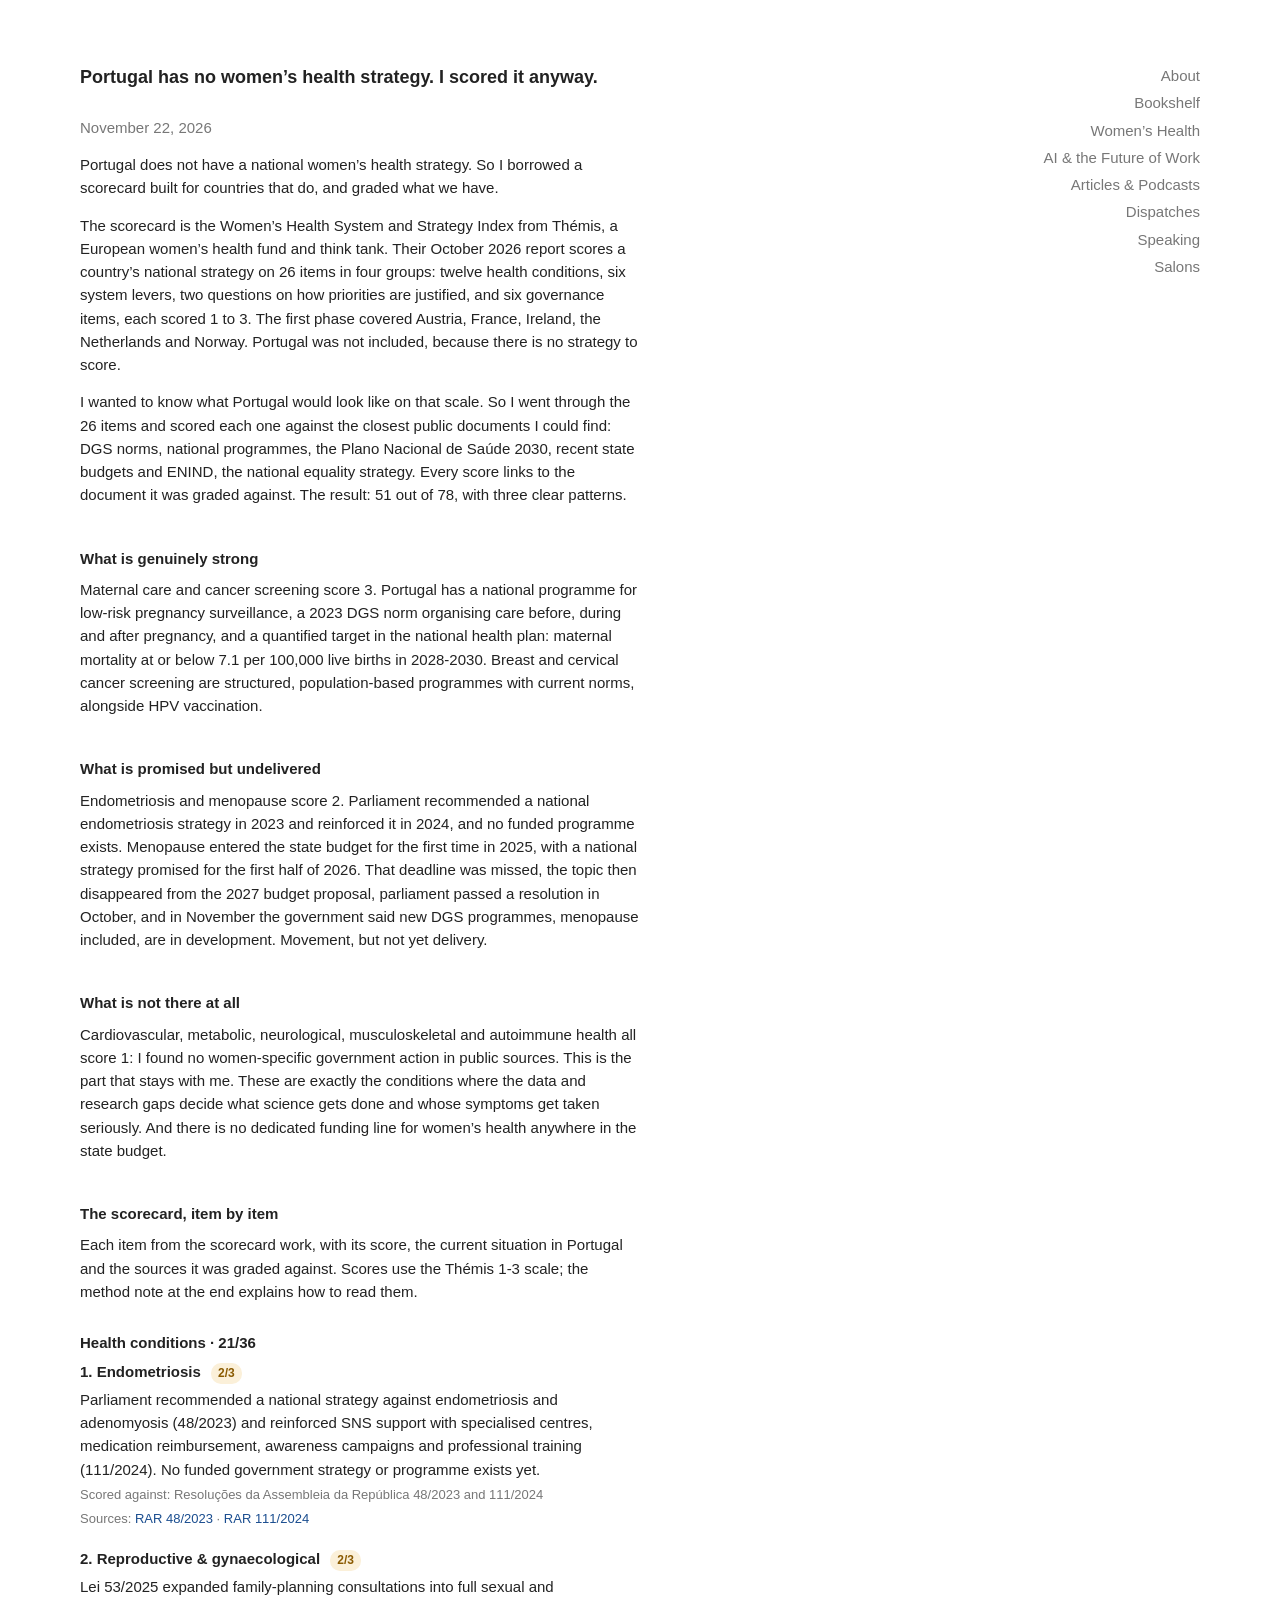
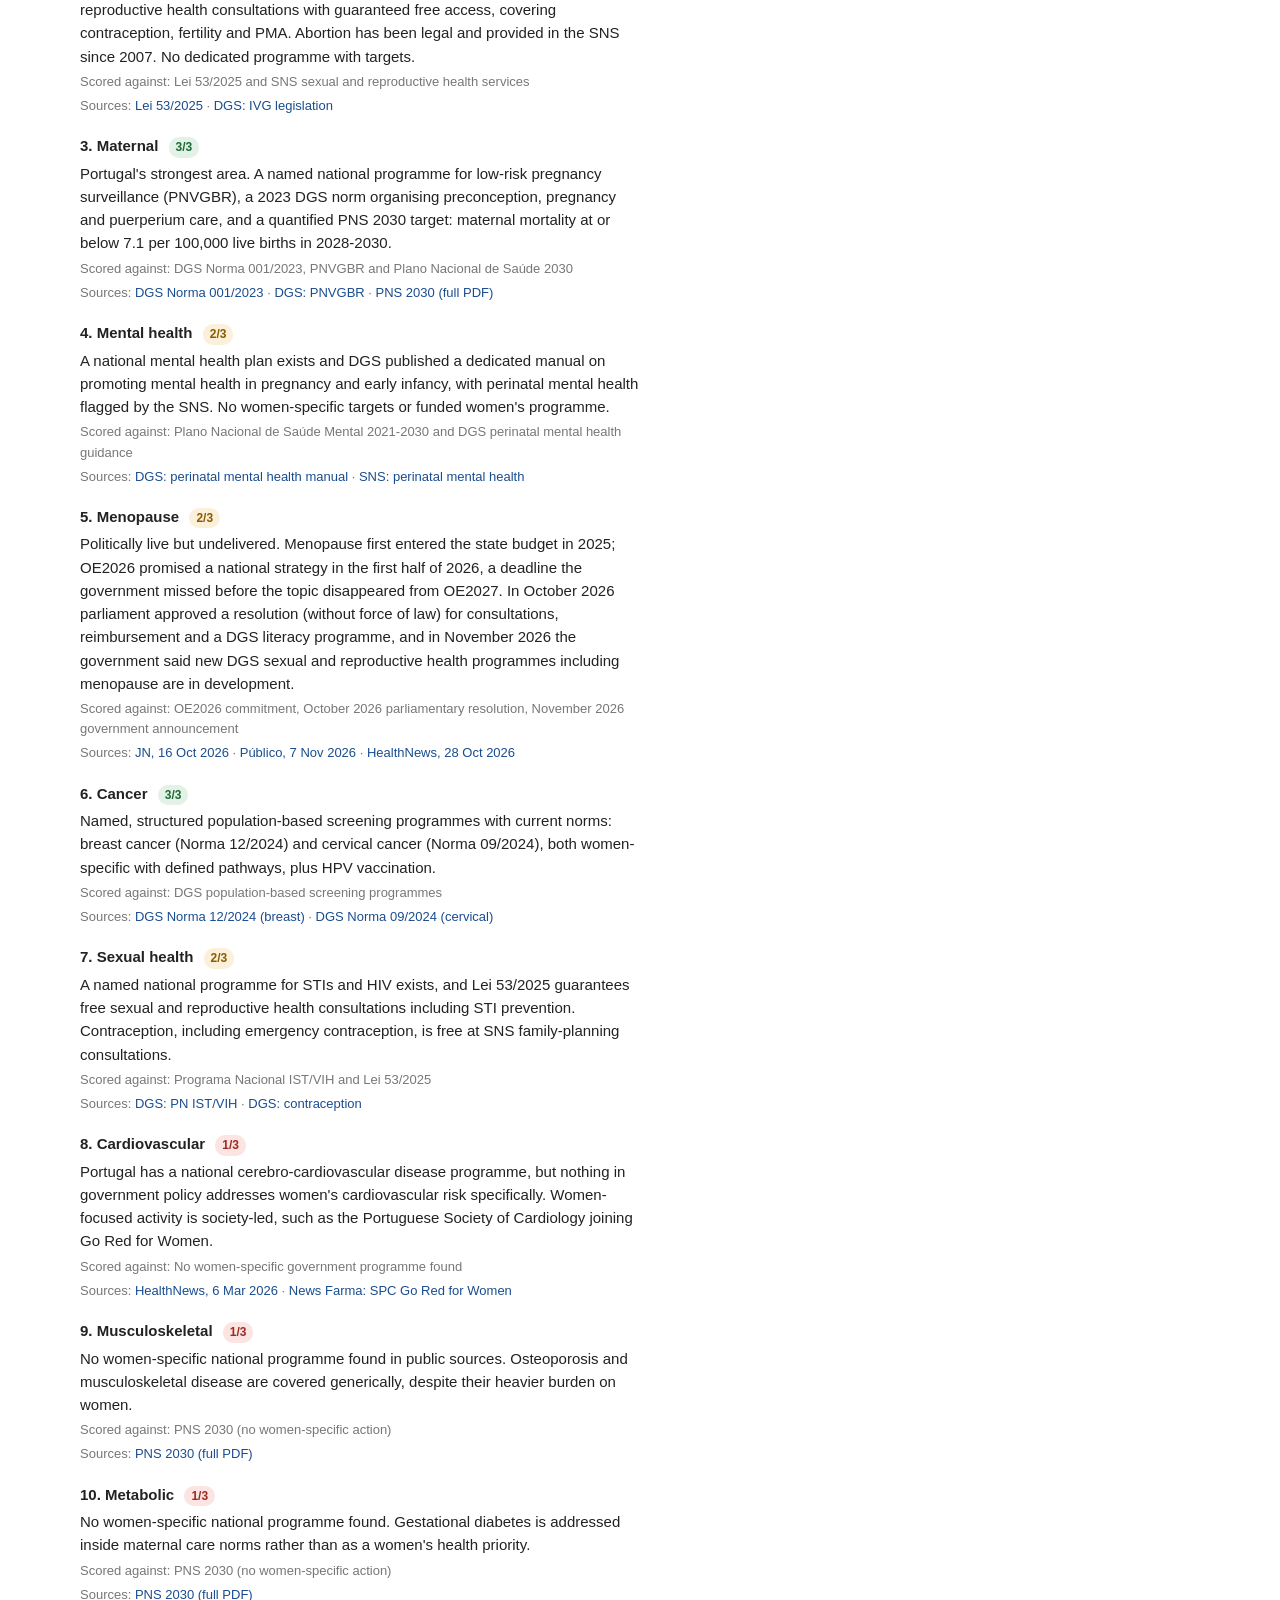
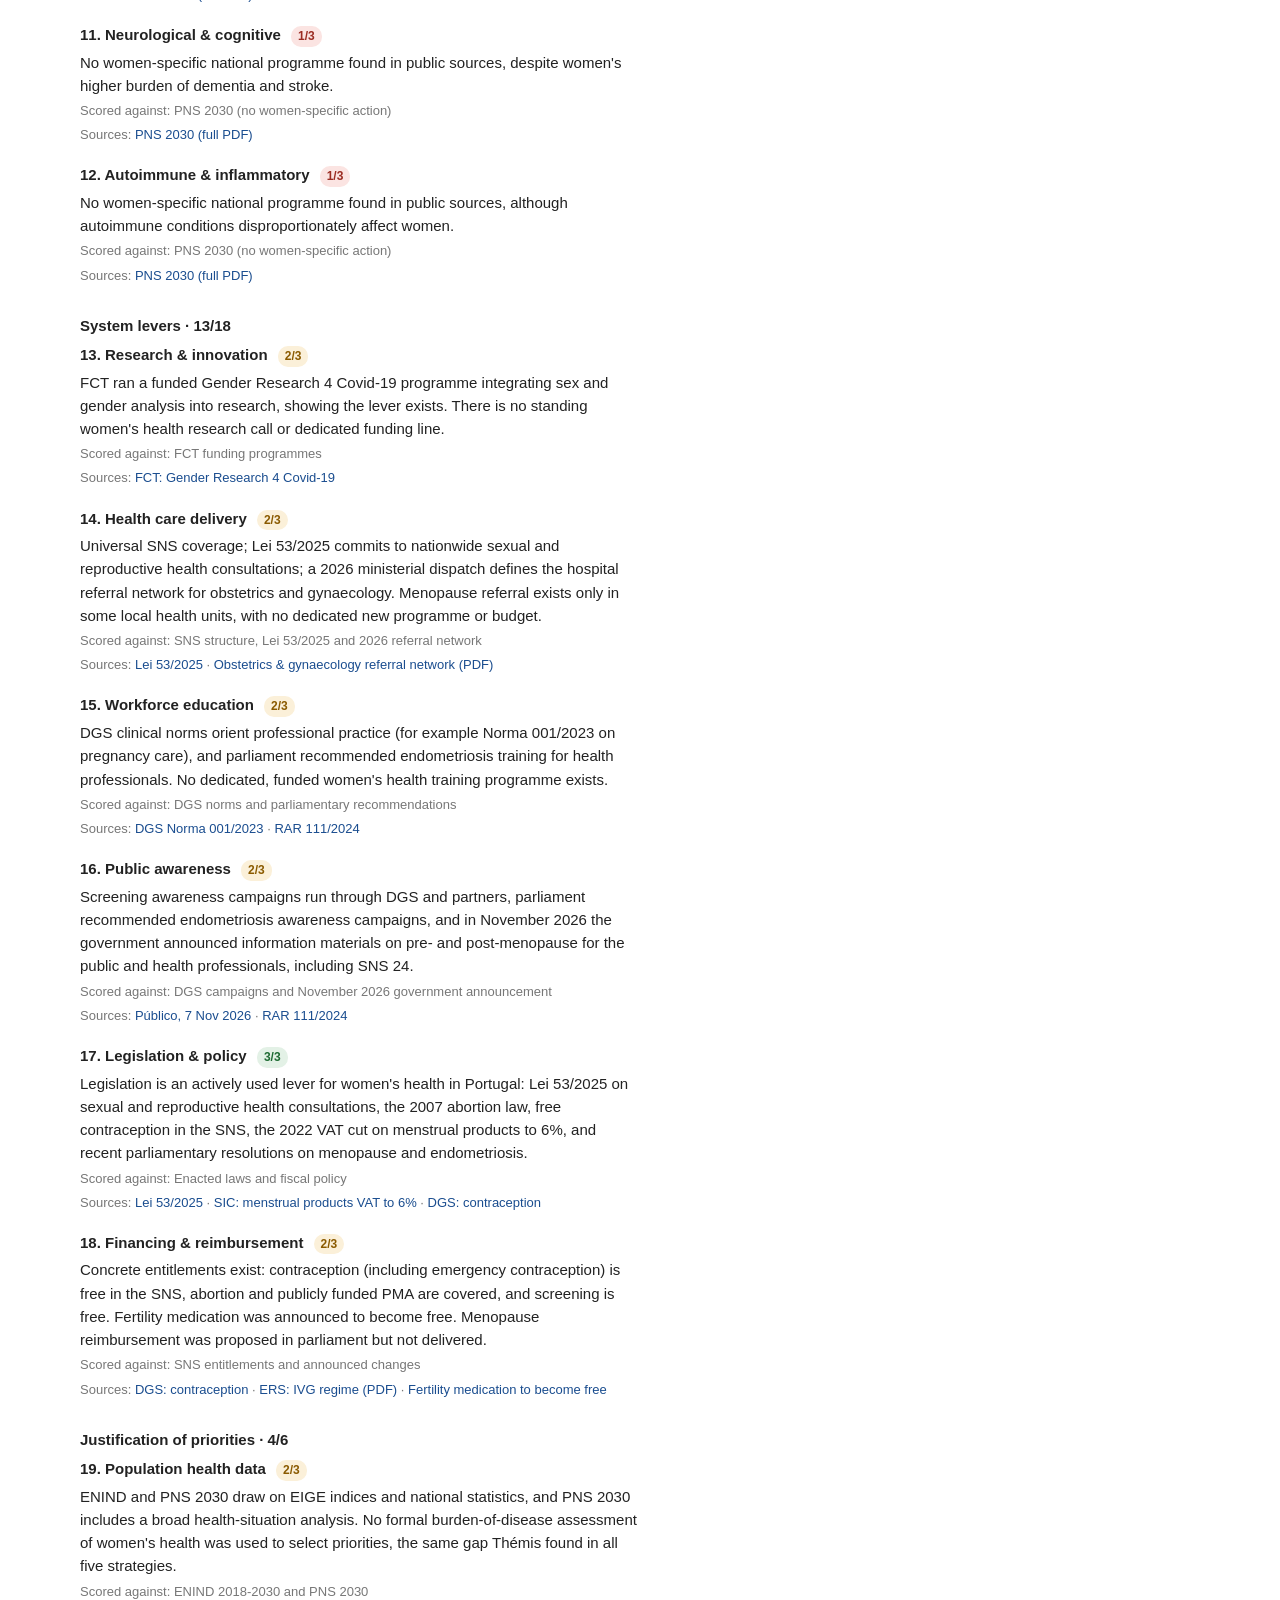
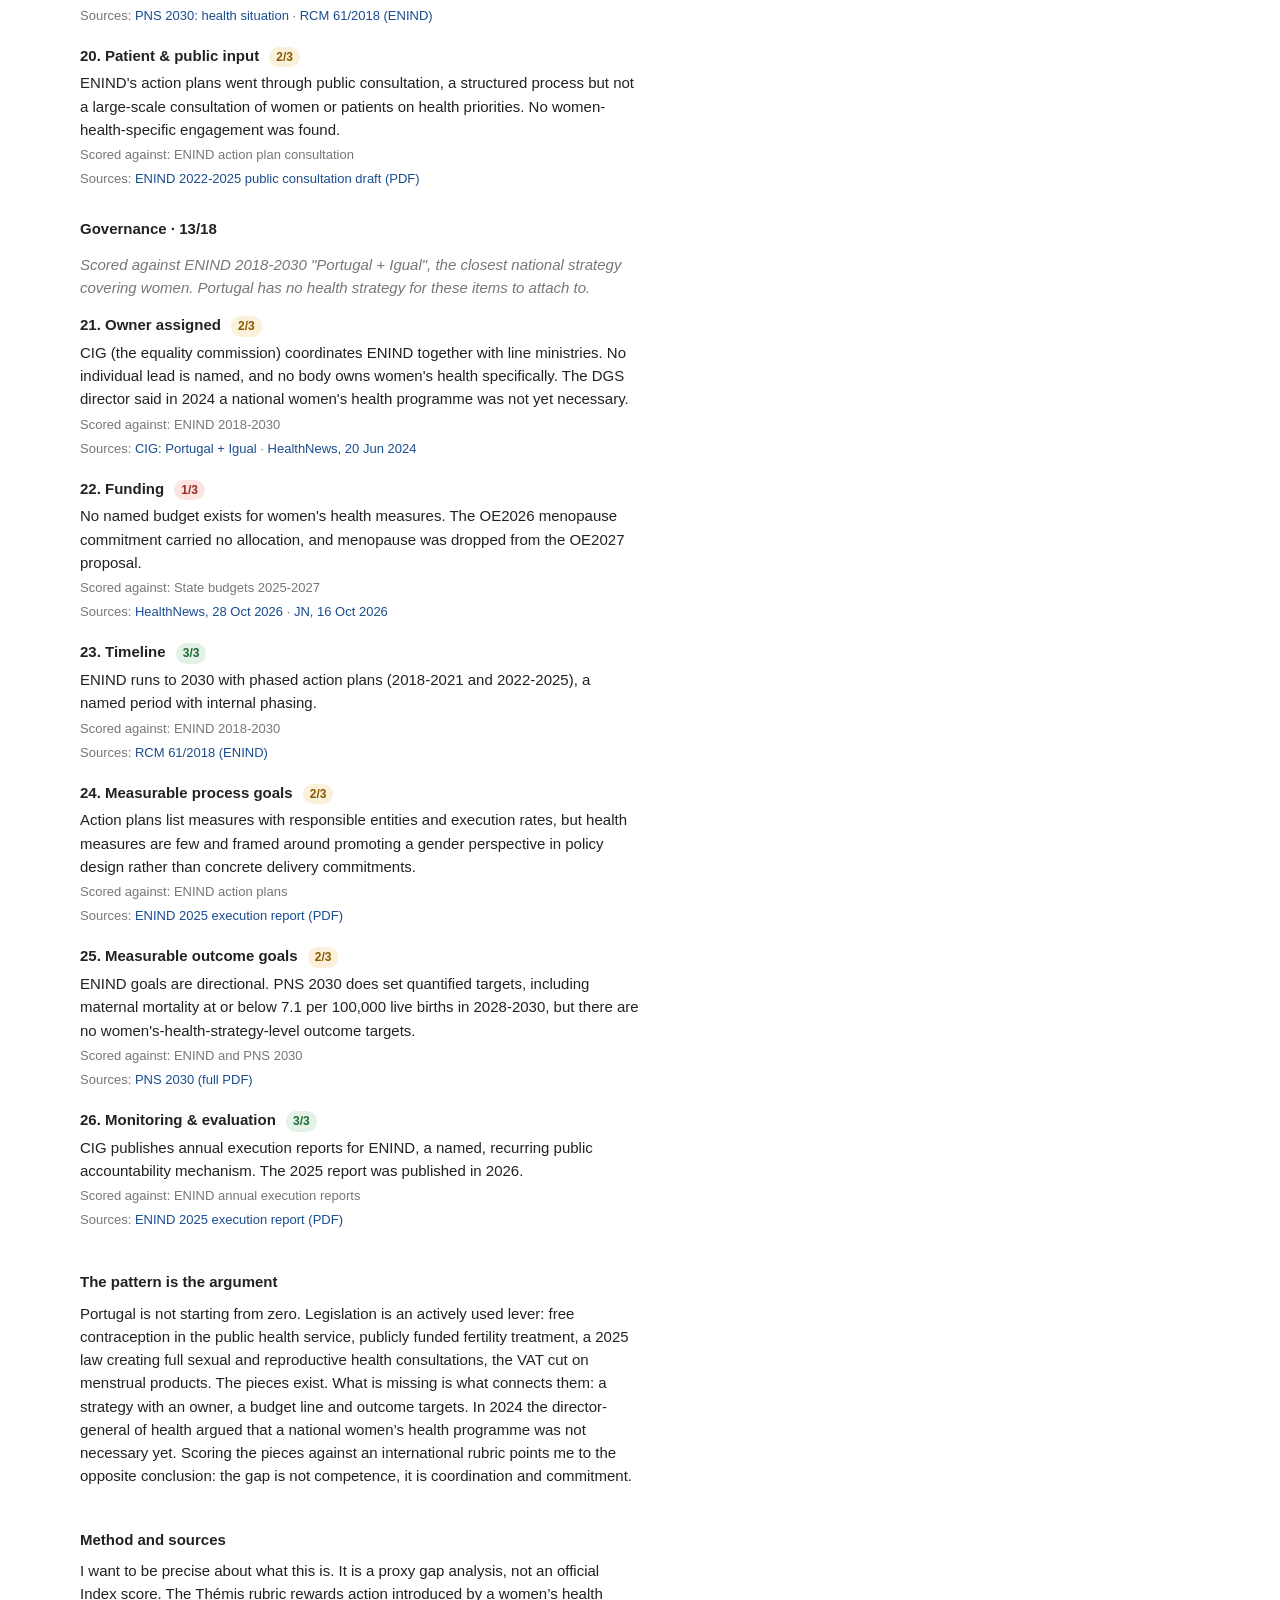
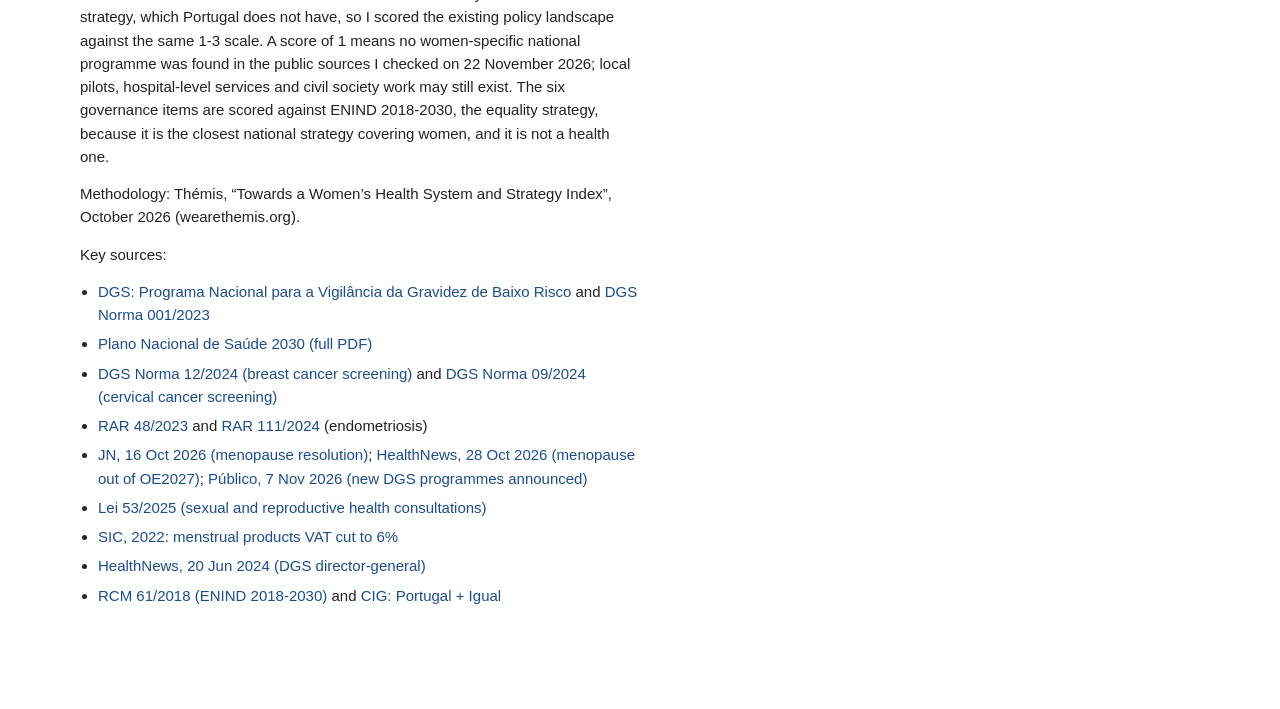
<file: portugal-themis-index.html>
<!doctype html>
<html lang="en">
<head>
  <meta charset="UTF-8">
  <meta name="viewport" content="width=device-width, initial-scale=1">
  <title>Portugal has no women’s health strategy. I scored it anyway. · Inês Santos Silva</title>
  <meta name="description" content="Portugal has no national women’s health strategy. Scored against the Thémis Women’s Health System and Strategy Index, it reaches 51 out of 78: strong on maternal care and screening, missing on cardiovascular, metabolic and autoimmune health.">
  <link rel="canonical" href="https://inessilva.me/portugal-themis-index">
  <meta property="og:type" content="website">
  <meta property="og:site_name" content="Inês Santos Silva">
  <meta property="og:title" content="Portugal has no women’s health strategy. I scored it anyway.">
  <meta property="og:description" content="Portugal has no national women’s health strategy. Scored against the Thémis Women’s Health System and Strategy Index, it reaches 51 out of 78: strong on maternal care and screening, missing on cardiovascular, metabolic and autoimmune health.">
  <meta property="og:url" content="https://inessilva.me/portugal-themis-index">
  <meta property="og:image" content="https://inessilva.me/share-card.jpg">
  <meta property="og:image:width" content="1200">
  <meta property="og:image:height" content="630">
  <meta property="og:image:alt" content="Inês Santos Silva, Co-Founder &amp; COO of TejoMed">
  <meta name="twitter:card" content="summary_large_image">
  <link rel="icon" href="favicon.ico" sizes="any">
  <link rel="apple-touch-icon" href="apple-touch-icon.png">
  <link rel="stylesheet" href="css/estilos.css?v=12">
</head>
<body>
  <nav class="menu">
    <a data-label="About" href="index.html">About</a>
    <a data-label="Bookshelf" href="bookshelf.html">Bookshelf</a>
    <a data-label="Women&rsquo;s Health" href="womens-health.html">Women&rsquo;s Health</a>
    <a data-label="AI &amp; the Future of Work" href="ai-and-the-future-of-work.html">AI &amp; the Future of Work</a>
    <a data-label="Articles &amp; Podcasts" href="articles.html">Articles &amp; Podcasts</a>
    <a data-label="Dispatches" href="dispatches.html">Dispatches</a>
    <a data-label="Speaking" href="speaking.html">Speaking</a>
    <a data-label="Salons" href="salons.html">Salons</a>
  </nav>
  <main class="essay themis">
    <h1>Portugal has no women&rsquo;s health strategy. I scored it anyway.</h1>
    <p class="caption"><time datetime="2026-11-22">November 22, 2026</time></p>
    <p>Portugal does not have a national women’s health strategy. So I borrowed a scorecard built for countries that do, and graded what we have.</p>
    <p>The scorecard is the Women’s Health System and Strategy Index from Thémis, a European women’s health fund and think tank. Their October 2026 report scores a country’s national strategy on 26 items in four groups: twelve health conditions, six system levers, two questions on how priorities are justified, and six governance items, each scored 1 to 3. The first phase covered Austria, France, Ireland, the Netherlands and Norway. Portugal was not included, because there is no strategy to score.</p>
    <p>I wanted to know what Portugal would look like on that scale. So I went through the 26 items and scored each one against the closest public documents I could find: DGS norms, national programmes, the Plano Nacional de Saúde 2030, recent state budgets and ENIND, the national equality strategy. Every score links to the document it was graded against. The result: 51 out of 78, with three clear patterns.</p>

    <h2>What is genuinely strong</h2>
    <p>Maternal care and cancer screening score 3. Portugal has a national programme for low-risk pregnancy surveillance, a 2023 DGS norm organising care before, during and after pregnancy, and a quantified target in the national health plan: maternal mortality at or below 7.1 per 100,000 live births in 2028-2030. Breast and cervical cancer screening are structured, population-based programmes with current norms, alongside HPV vaccination.</p>

    <h2>What is promised but undelivered</h2>
    <p>Endometriosis and menopause score 2. Parliament recommended a national endometriosis strategy in 2023 and reinforced it in 2024, and no funded programme exists. Menopause entered the state budget for the first time in 2025, with a national strategy promised for the first half of 2026. That deadline was missed, the topic then disappeared from the 2027 budget proposal, parliament passed a resolution in October, and in November the government said new DGS programmes, menopause included, are in development. Movement, but not yet delivery.</p>

    <h2>What is not there at all</h2>
    <p>Cardiovascular, metabolic, neurological, musculoskeletal and autoimmune health all score 1: I found no women-specific government action in public sources. This is the part that stays with me. These are exactly the conditions where the data and research gaps decide what science gets done and whose symptoms get taken seriously. And there is no dedicated funding line for women’s health anywhere in the state budget.</p>

    <h2>The scorecard, item by item</h2>
    <p>Each item from the scorecard work, with its score, the current situation in Portugal and the sources it was graded against. Scores use the Thémis 1-3 scale; the method note at the end explains how to read them.</p>

    <h3>Health conditions · 21/36</h3>
      <div class="item">
        <p class="item-title"><strong>1. Endometriosis</strong> <span class="score s2">2/3</span></p>
        <p>Parliament recommended a national strategy against endometriosis and adenomyosis (48/2023) and reinforced SNS support with specialised centres, medication reimbursement, awareness campaigns and professional training (111/2024). No funded government strategy or programme exists yet.</p>
        <p class="sources">Scored against: Resoluções da Assembleia da República 48/2023 and 111/2024</p>
        <p class="sources">Sources: <a href="https://diariodarepublica.pt/dr/detalhe/resolucao-assembleia-republica/48-2023-212982267" target="_blank" rel="noopener">RAR 48/2023</a> · <a href="https://diariodarepublica.pt/dr/detalhe/resolucao-assembleia-republica/111-2024-901014285" target="_blank" rel="noopener">RAR 111/2024</a></p>
      </div>
      <div class="item">
        <p class="item-title"><strong>2. Reproductive &amp; gynaecological</strong> <span class="score s2">2/3</span></p>
        <p>Lei 53/2025 expanded family-planning consultations into full sexual and reproductive health consultations with guaranteed free access, covering contraception, fertility and PMA. Abortion has been legal and provided in the SNS since 2007. No dedicated programme with targets.</p>
        <p class="sources">Scored against: Lei 53/2025 and SNS sexual and reproductive health services</p>
        <p class="sources">Sources: <a href="https://diariodarepublica.pt/dr/detalhe/lei/53-2025-913947255" target="_blank" rel="noopener">Lei 53/2025</a> · <a href="https://www.dgs.pt/pns-e-programas/programas-de-saude/saude-sexual-e-reprodutiva/interrupcao-da-gravidez/legislacao.aspx" target="_blank" rel="noopener">DGS: IVG legislation</a></p>
      </div>
      <div class="item">
        <p class="item-title"><strong>3. Maternal</strong> <span class="score s3">3/3</span></p>
        <p>Portugal's strongest area. A named national programme for low-risk pregnancy surveillance (PNVGBR), a 2023 DGS norm organising preconception, pregnancy and puerperium care, and a quantified PNS 2030 target: maternal mortality at or below 7.1 per 100,000 live births in 2028-2030.</p>
        <p class="sources">Scored against: DGS Norma 001/2023, PNVGBR and Plano Nacional de Saúde 2030</p>
        <p class="sources">Sources: <a href="https://www.dgs.pt/normas-orientacoes-e-informacoes/normas-e-circulares-normativas/norma-0012023-de-27-de-janeiro-de-2023-organizacao-dos-cuidados-de-saude-na-preconcecao-gravidez-e-puerperio-pdf.aspx" target="_blank" rel="noopener">DGS Norma 001/2023</a> · <a href="https://www.dgs.pt/em-destaque/programa-nacional-para-a-vigilancia-da-gravidez-de-baixo-risco.aspx" target="_blank" rel="noopener">DGS: PNVGBR</a> · <a href="https://content.pns.dgs.pt/wp-content/uploads/2025/11/Plano-Nacional-de-Saude-2030-%E2%80%93-Versao-Integral.pdf" target="_blank" rel="noopener">PNS 2030 (full PDF)</a></p>
      </div>
      <div class="item">
        <p class="item-title"><strong>4. Mental health</strong> <span class="score s2">2/3</span></p>
        <p>A national mental health plan exists and DGS published a dedicated manual on promoting mental health in pregnancy and early infancy, with perinatal mental health flagged by the SNS. No women-specific targets or funded women's programme.</p>
        <p class="sources">Scored against: Plano Nacional de Saúde Mental 2021-2030 and DGS perinatal mental health guidance</p>
        <p class="sources">Sources: <a href="https://www.dgs.pt/documentos-e-publicacoes/promocao-da-saude-mental-na-gravidez-e-primeira-infancia-manual-de-orientacao-para-profissionais-de-saude.aspx" target="_blank" rel="noopener">DGS: perinatal mental health manual</a> · <a href="https://www.sns.gov.pt/noticias/2022/01/10/saude-mental-perinatal/" target="_blank" rel="noopener">SNS: perinatal mental health</a></p>
      </div>
      <div class="item">
        <p class="item-title"><strong>5. Menopause</strong> <span class="score s2">2/3</span></p>
        <p>Politically live but undelivered. Menopause first entered the state budget in 2025; OE2026 promised a national strategy in the first half of 2026, a deadline the government missed before the topic disappeared from OE2027. In October 2026 parliament approved a resolution (without force of law) for consultations, reimbursement and a DGS literacy programme, and in November 2026 the government said new DGS sexual and reproductive health programmes including menopause are in development.</p>
        <p class="sources">Scored against: OE2026 commitment, October 2026 parliamentary resolution, November 2026 government announcement</p>
        <p class="sources">Sources: <a href="https://www.jn.pt/delas/artigo/deputados-aprovam-resolucao-para-reforco-dos-direitos-das-mulheres-em-menopausa/18137857" target="_blank" rel="noopener">JN, 16 Oct 2026</a> · <a href="https://www.publico.pt/2026/11/07/sociedade/noticia/medicos-associacoes-apontam-falhas-sns-menopausa-governo-promete-novos-programas-2194139" target="_blank" rel="noopener">Público, 7 Nov 2026</a> · <a href="https://healthnews.pt/2026/10/28/menopausa-fora-do-oe2027-associacao-acusa-governo-de-abandonar-tres-milhoes-de-mulheres/" target="_blank" rel="noopener">HealthNews, 28 Oct 2026</a></p>
      </div>
      <div class="item">
        <p class="item-title"><strong>6. Cancer</strong> <span class="score s3">3/3</span></p>
        <p>Named, structured population-based screening programmes with current norms: breast cancer (Norma 12/2024) and cervical cancer (Norma 09/2024), both women-specific with defined pathways, plus HPV vaccination.</p>
        <p class="sources">Scored against: DGS population-based screening programmes</p>
        <p class="sources">Sources: <a href="https://www.dgs.pt/normas-orientacoes-e-informacoes/normas-e-circulares-normativas/norma-122024-de-06122024-programa-de-rastreio-de-base-populacional-do-cancro-da-mama.aspx" target="_blank" rel="noopener">DGS Norma 12/2024 (breast)</a> · <a href="https://www.dgs.pt/normas-orientacoes-e-informacoes/normas-e-circulares-normativas/norma-092024-de-17102024-programa-de-rastreio-de-base-populacional-do-cancro-do-colo-do-utero.aspx" target="_blank" rel="noopener">DGS Norma 09/2024 (cervical)</a></p>
      </div>
      <div class="item">
        <p class="item-title"><strong>7. Sexual health</strong> <span class="score s2">2/3</span></p>
        <p>A named national programme for STIs and HIV exists, and Lei 53/2025 guarantees free sexual and reproductive health consultations including STI prevention. Contraception, including emergency contraception, is free at SNS family-planning consultations.</p>
        <p class="sources">Scored against: Programa Nacional IST/VIH and Lei 53/2025</p>
        <p class="sources">Sources: <a href="https://www.dgs.pt/programa-nacionaistvih/apresentacao1.aspx" target="_blank" rel="noopener">DGS: PN IST/VIH</a> · <a href="https://www.dgs.pt/paginas-de-sistema/saude-de-a-a-z/contracecao.aspx" target="_blank" rel="noopener">DGS: contraception</a></p>
      </div>
      <div class="item">
        <p class="item-title"><strong>8. Cardiovascular</strong> <span class="score s1">1/3</span></p>
        <p>Portugal has a national cerebro-cardiovascular disease programme, but nothing in government policy addresses women's cardiovascular risk specifically. Women-focused activity is society-led, such as the Portuguese Society of Cardiology joining Go Red for Women.</p>
        <p class="sources">Scored against: No women-specific government programme found</p>
        <p class="sources">Sources: <a href="https://healthnews.pt/2026/03/06/no-dia-da-mulher-cardiologistas-alertam-para-risco-cardiovascular-feminino/" target="_blank" rel="noopener">HealthNews, 6 Mar 2026</a> · <a href="https://newsfarma.pt/noticias/spc-junta-se-ao-movimento-go-red-for-women-e-da-a-conhecer-os-numeros-do-coracao/" target="_blank" rel="noopener">News Farma: SPC Go Red for Women</a></p>
      </div>
      <div class="item">
        <p class="item-title"><strong>9. Musculoskeletal</strong> <span class="score s1">1/3</span></p>
        <p>No women-specific national programme found in public sources. Osteoporosis and musculoskeletal disease are covered generically, despite their heavier burden on women.</p>
        <p class="sources">Scored against: PNS 2030 (no women-specific action)</p>
        <p class="sources">Sources: <a href="https://content.pns.dgs.pt/wp-content/uploads/2025/11/Plano-Nacional-de-Saude-2030-%E2%80%93-Versao-Integral.pdf" target="_blank" rel="noopener">PNS 2030 (full PDF)</a></p>
      </div>
      <div class="item">
        <p class="item-title"><strong>10. Metabolic</strong> <span class="score s1">1/3</span></p>
        <p>No women-specific national programme found. Gestational diabetes is addressed inside maternal care norms rather than as a women's health priority.</p>
        <p class="sources">Scored against: PNS 2030 (no women-specific action)</p>
        <p class="sources">Sources: <a href="https://content.pns.dgs.pt/wp-content/uploads/2025/11/Plano-Nacional-de-Saude-2030-%E2%80%93-Versao-Integral.pdf" target="_blank" rel="noopener">PNS 2030 (full PDF)</a></p>
      </div>
      <div class="item">
        <p class="item-title"><strong>11. Neurological &amp; cognitive</strong> <span class="score s1">1/3</span></p>
        <p>No women-specific national programme found in public sources, despite women's higher burden of dementia and stroke.</p>
        <p class="sources">Scored against: PNS 2030 (no women-specific action)</p>
        <p class="sources">Sources: <a href="https://content.pns.dgs.pt/wp-content/uploads/2025/11/Plano-Nacional-de-Saude-2030-%E2%80%93-Versao-Integral.pdf" target="_blank" rel="noopener">PNS 2030 (full PDF)</a></p>
      </div>
      <div class="item">
        <p class="item-title"><strong>12. Autoimmune &amp; inflammatory</strong> <span class="score s1">1/3</span></p>
        <p>No women-specific national programme found in public sources, although autoimmune conditions disproportionately affect women.</p>
        <p class="sources">Scored against: PNS 2030 (no women-specific action)</p>
        <p class="sources">Sources: <a href="https://content.pns.dgs.pt/wp-content/uploads/2025/11/Plano-Nacional-de-Saude-2030-%E2%80%93-Versao-Integral.pdf" target="_blank" rel="noopener">PNS 2030 (full PDF)</a></p>
      </div>

    <h3>System levers · 13/18</h3>
      <div class="item">
        <p class="item-title"><strong>13. Research &amp; innovation</strong> <span class="score s2">2/3</span></p>
        <p>FCT ran a funded Gender Research 4 Covid-19 programme integrating sex and gender analysis into research, showing the lever exists. There is no standing women's health research call or dedicated funding line.</p>
        <p class="sources">Scored against: FCT funding programmes</p>
        <p class="sources">Sources: <a href="https://www.fct.pt/financiamento/programas-de-financiamento/outros-apoios/gender-research-4-covid-19/" target="_blank" rel="noopener">FCT: Gender Research 4 Covid-19</a></p>
      </div>
      <div class="item">
        <p class="item-title"><strong>14. Health care delivery</strong> <span class="score s2">2/3</span></p>
        <p>Universal SNS coverage; Lei 53/2025 commits to nationwide sexual and reproductive health consultations; a 2026 ministerial dispatch defines the hospital referral network for obstetrics and gynaecology. Menopause referral exists only in some local health units, with no dedicated new programme or budget.</p>
        <p class="sources">Scored against: SNS structure, Lei 53/2025 and 2026 referral network</p>
        <p class="sources">Sources: <a href="https://diariodarepublica.pt/dr/detalhe/lei/53-2025-913947255" target="_blank" rel="noopener">Lei 53/2025</a> · <a href="https://www.sns.min-saude.pt/wp-content/uploads/2026/03/Rede-de-Referenciacao-Hospitalar-em-Obstetricia-e-Ginecologia-Despacho-MS.pdf" target="_blank" rel="noopener">Obstetrics &amp; gynaecology referral network (PDF)</a></p>
      </div>
      <div class="item">
        <p class="item-title"><strong>15. Workforce education</strong> <span class="score s2">2/3</span></p>
        <p>DGS clinical norms orient professional practice (for example Norma 001/2023 on pregnancy care), and parliament recommended endometriosis training for health professionals. No dedicated, funded women's health training programme exists.</p>
        <p class="sources">Scored against: DGS norms and parliamentary recommendations</p>
        <p class="sources">Sources: <a href="https://www.dgs.pt/normas-orientacoes-e-informacoes/normas-e-circulares-normativas/norma-0012023-de-27-de-janeiro-de-2023-organizacao-dos-cuidados-de-saude-na-preconcecao-gravidez-e-puerperio-pdf.aspx" target="_blank" rel="noopener">DGS Norma 001/2023</a> · <a href="https://diariodarepublica.pt/dr/detalhe/resolucao-assembleia-republica/111-2024-901014285" target="_blank" rel="noopener">RAR 111/2024</a></p>
      </div>
      <div class="item">
        <p class="item-title"><strong>16. Public awareness</strong> <span class="score s2">2/3</span></p>
        <p>Screening awareness campaigns run through DGS and partners, parliament recommended endometriosis awareness campaigns, and in November 2026 the government announced information materials on pre- and post-menopause for the public and health professionals, including SNS 24.</p>
        <p class="sources">Scored against: DGS campaigns and November 2026 government announcement</p>
        <p class="sources">Sources: <a href="https://www.publico.pt/2026/11/07/sociedade/noticia/medicos-associacoes-apontam-falhas-sns-menopausa-governo-promete-novos-programas-2194139" target="_blank" rel="noopener">Público, 7 Nov 2026</a> · <a href="https://diariodarepublica.pt/dr/detalhe/resolucao-assembleia-republica/111-2024-901014285" target="_blank" rel="noopener">RAR 111/2024</a></p>
      </div>
      <div class="item">
        <p class="item-title"><strong>17. Legislation &amp; policy</strong> <span class="score s3">3/3</span></p>
        <p>Legislation is an actively used lever for women's health in Portugal: Lei 53/2025 on sexual and reproductive health consultations, the 2007 abortion law, free contraception in the SNS, the 2022 VAT cut on menstrual products to 6%, and recent parliamentary resolutions on menopause and endometriosis.</p>
        <p class="sources">Scored against: Enacted laws and fiscal policy</p>
        <p class="sources">Sources: <a href="https://diariodarepublica.pt/dr/detalhe/lei/53-2025-913947255" target="_blank" rel="noopener">Lei 53/2025</a> · <a href="https://sic.pt/sic-mulher/2022-05-26-iva-sobre-todos-os-produtos-de-higiene-menstrual-baixa-para-6" target="_blank" rel="noopener">SIC: menstrual products VAT to 6%</a> · <a href="https://www.dgs.pt/paginas-de-sistema/saude-de-a-a-z/contracecao.aspx" target="_blank" rel="noopener">DGS: contraception</a></p>
      </div>
      <div class="item">
        <p class="item-title"><strong>18. Financing &amp; reimbursement</strong> <span class="score s2">2/3</span></p>
        <p>Concrete entitlements exist: contraception (including emergency contraception) is free in the SNS, abortion and publicly funded PMA are covered, and screening is free. Fertility medication was announced to become free. Menopause reimbursement was proposed in parliament but not delivered.</p>
        <p class="sources">Scored against: SNS entitlements and announced changes</p>
        <p class="sources">Sources: <a href="https://www.dgs.pt/paginas-de-sistema/saude-de-a-a-z/contracecao.aspx" target="_blank" rel="noopener">DGS: contraception</a> · <a href="https://ers.pt/media/usedudb1/interrup%C3%A7%C3%A3o-volunt%C3%A1ria-da-gravidez-ivg-regime-geral.pdf" target="_blank" rel="noopener">ERS: IVG regime (PDF)</a> · <a href="https://24noticias.sapo.pt/economia/artigos/medicamentos-prescritos-para-tratamentos-de-fertilidade-vao-tornar-se-gratuitos" target="_blank" rel="noopener">Fertility medication to become free</a></p>
      </div>

    <h3>Justification of priorities · 4/6</h3>
      <div class="item">
        <p class="item-title"><strong>19. Population health data</strong> <span class="score s2">2/3</span></p>
        <p>ENIND and PNS 2030 draw on EIGE indices and national statistics, and PNS 2030 includes a broad health-situation analysis. No formal burden-of-disease assessment of women's health was used to select priorities, the same gap Thémis found in all five strategies.</p>
        <p class="sources">Scored against: ENIND 2018-2030 and PNS 2030</p>
        <p class="sources">Sources: <a href="https://pns.dgs.pt/situacao-de-saude" target="_blank" rel="noopener">PNS 2030: health situation</a> · <a href="https://diariodarepublica.pt/dr/detalhe/resolucao-conselho-ministros/61-2018-115360036" target="_blank" rel="noopener">RCM 61/2018 (ENIND)</a></p>
      </div>
      <div class="item">
        <p class="item-title"><strong>20. Patient &amp; public input</strong> <span class="score s2">2/3</span></p>
        <p>ENIND's action plans went through public consultation, a structured process but not a large-scale consultation of women or patients on health priorities. No women-health-specific engagement was found.</p>
        <p class="sources">Scored against: ENIND action plan consultation</p>
        <p class="sources">Sources: <a href="https://www.cig.gov.pt/wp-content/uploads/2022/01/ENIND-2022-2025-CONSULTA-PUBLICA-VF-1.pdf" target="_blank" rel="noopener">ENIND 2022-2025 public consultation draft (PDF)</a></p>
      </div>

    <h3>Governance · 13/18</h3>
    <p class="note"><i>Scored against ENIND 2018-2030 "Portugal + Igual", the closest national strategy covering women. Portugal has no health strategy for these items to attach to.</i></p>
      <div class="item">
        <p class="item-title"><strong>21. Owner assigned</strong> <span class="score s2">2/3</span></p>
        <p>CIG (the equality commission) coordinates ENIND together with line ministries. No individual lead is named, and no body owns women's health specifically. The DGS director said in 2024 a national women's health programme was not yet necessary.</p>
        <p class="sources">Scored against: ENIND 2018-2030</p>
        <p class="sources">Sources: <a href="https://www.cig.gov.pt/estrategia-nacional-para-a-igualdade-e-a-nao-discriminacao-2018-2030-portugal-igual/" target="_blank" rel="noopener">CIG: Portugal + Igual</a> · <a href="https://healthnews.pt/2024/06/20/diretora-geral-da-saude-defende-que-ainda-nao-e-necessario-um-programa-nacional-de-saude-da-mulher/" target="_blank" rel="noopener">HealthNews, 20 Jun 2024</a></p>
      </div>
      <div class="item">
        <p class="item-title"><strong>22. Funding</strong> <span class="score s1">1/3</span></p>
        <p>No named budget exists for women's health measures. The OE2026 menopause commitment carried no allocation, and menopause was dropped from the OE2027 proposal.</p>
        <p class="sources">Scored against: State budgets 2025-2027</p>
        <p class="sources">Sources: <a href="https://healthnews.pt/2026/10/28/menopausa-fora-do-oe2027-associacao-acusa-governo-de-abandonar-tres-milhoes-de-mulheres/" target="_blank" rel="noopener">HealthNews, 28 Oct 2026</a> · <a href="https://www.jn.pt/delas/artigo/deputados-aprovam-resolucao-para-reforco-dos-direitos-das-mulheres-em-menopausa/18137857" target="_blank" rel="noopener">JN, 16 Oct 2026</a></p>
      </div>
      <div class="item">
        <p class="item-title"><strong>23. Timeline</strong> <span class="score s3">3/3</span></p>
        <p>ENIND runs to 2030 with phased action plans (2018-2021 and 2022-2025), a named period with internal phasing.</p>
        <p class="sources">Scored against: ENIND 2018-2030</p>
        <p class="sources">Sources: <a href="https://diariodarepublica.pt/dr/detalhe/resolucao-conselho-ministros/61-2018-115360036" target="_blank" rel="noopener">RCM 61/2018 (ENIND)</a></p>
      </div>
      <div class="item">
        <p class="item-title"><strong>24. Measurable process goals</strong> <span class="score s2">2/3</span></p>
        <p>Action plans list measures with responsible entities and execution rates, but health measures are few and framed around promoting a gender perspective in policy design rather than concrete delivery commitments.</p>
        <p class="sources">Scored against: ENIND action plans</p>
        <p class="sources">Sources: <a href="https://www.cig.gov.pt/wp-content/uploads/2026/10/Relatorio_Execucao_Anual_ENIND_2025_FINAL_24_08_2026_Versao_para_publicacao.pdf" target="_blank" rel="noopener">ENIND 2025 execution report (PDF)</a></p>
      </div>
      <div class="item">
        <p class="item-title"><strong>25. Measurable outcome goals</strong> <span class="score s2">2/3</span></p>
        <p>ENIND goals are directional. PNS 2030 does set quantified targets, including maternal mortality at or below 7.1 per 100,000 live births in 2028-2030, but there are no women's-health-strategy-level outcome targets.</p>
        <p class="sources">Scored against: ENIND and PNS 2030</p>
        <p class="sources">Sources: <a href="https://content.pns.dgs.pt/wp-content/uploads/2025/11/Plano-Nacional-de-Saude-2030-%E2%80%93-Versao-Integral.pdf" target="_blank" rel="noopener">PNS 2030 (full PDF)</a></p>
      </div>
      <div class="item">
        <p class="item-title"><strong>26. Monitoring &amp; evaluation</strong> <span class="score s3">3/3</span></p>
        <p>CIG publishes annual execution reports for ENIND, a named, recurring public accountability mechanism. The 2025 report was published in 2026.</p>
        <p class="sources">Scored against: ENIND annual execution reports</p>
        <p class="sources">Sources: <a href="https://www.cig.gov.pt/wp-content/uploads/2026/10/Relatorio_Execucao_Anual_ENIND_2025_FINAL_24_08_2026_Versao_para_publicacao.pdf" target="_blank" rel="noopener">ENIND 2025 execution report (PDF)</a></p>
      </div>

    <h2>The pattern is the argument</h2>
    <p>Portugal is not starting from zero. Legislation is an actively used lever: free contraception in the public health service, publicly funded fertility treatment, a 2025 law creating full sexual and reproductive health consultations, the VAT cut on menstrual products. The pieces exist. What is missing is what connects them: a strategy with an owner, a budget line and outcome targets. In 2024 the director-general of health argued that a national women’s health programme was not necessary yet. Scoring the pieces against an international rubric points me to the opposite conclusion: the gap is not competence, it is coordination and commitment.</p>

    <h2>Method and sources</h2>
    <p>I want to be precise about what this is. It is a proxy gap analysis, not an official Index score. The Thémis rubric rewards action introduced by a women’s health strategy, which Portugal does not have, so I scored the existing policy landscape against the same 1-3 scale. A score of 1 means no women-specific national programme was found in the public sources I checked on 22 November 2026; local pilots, hospital-level services and civil society work may still exist. The six governance items are scored against ENIND 2018-2030, the equality strategy, because it is the closest national strategy covering women, and it is not a health one.</p>
    <p>Methodology: Thémis, “Towards a Women’s Health System and Strategy Index”, October 2026 (wearethemis.org).</p>
    <p>Key sources:</p>
    <ul>
      <li><a href="https://www.dgs.pt/em-destaque/programa-nacional-para-a-vigilancia-da-gravidez-de-baixo-risco.aspx" target="_blank" rel="noopener">DGS: Programa Nacional para a Vigilância da Gravidez de Baixo Risco</a> and <a href="https://www.dgs.pt/normas-orientacoes-e-informacoes/normas-e-circulares-normativas/norma-0012023-de-27-de-janeiro-de-2023-organizacao-dos-cuidados-de-saude-na-preconcecao-gravidez-e-puerperio-pdf.aspx" target="_blank" rel="noopener">DGS Norma 001/2023</a></li>
      <li><a href="https://content.pns.dgs.pt/wp-content/uploads/2025/11/Plano-Nacional-de-Saude-2030-%E2%80%93-Versao-Integral.pdf" target="_blank" rel="noopener">Plano Nacional de Saúde 2030 (full PDF)</a></li>
      <li><a href="https://www.dgs.pt/normas-orientacoes-e-informacoes/normas-e-circulares-normativas/norma-122024-de-06122024-programa-de-rastreio-de-base-populacional-do-cancro-da-mama.aspx" target="_blank" rel="noopener">DGS Norma 12/2024 (breast cancer screening)</a> and <a href="https://www.dgs.pt/normas-orientacoes-e-informacoes/normas-e-circulares-normativas/norma-092024-de-17102024-programa-de-rastreio-de-base-populacional-do-cancro-do-colo-do-utero.aspx" target="_blank" rel="noopener">DGS Norma 09/2024 (cervical cancer screening)</a></li>
      <li><a href="https://diariodarepublica.pt/dr/detalhe/resolucao-assembleia-republica/48-2023-212982267" target="_blank" rel="noopener">RAR 48/2023</a> and <a href="https://diariodarepublica.pt/dr/detalhe/resolucao-assembleia-republica/111-2024-901014285" target="_blank" rel="noopener">RAR 111/2024</a> (endometriosis)</li>
      <li><a href="https://www.jn.pt/delas/artigo/deputados-aprovam-resolucao-para-reforco-dos-direitos-das-mulheres-em-menopausa/18137857" target="_blank" rel="noopener">JN, 16 Oct 2026 (menopause resolution)</a>; <a href="https://healthnews.pt/2026/10/28/menopausa-fora-do-oe2027-associacao-acusa-governo-de-abandonar-tres-milhoes-de-mulheres/" target="_blank" rel="noopener">HealthNews, 28 Oct 2026 (menopause out of OE2027)</a>; <a href="https://www.publico.pt/2026/11/07/sociedade/noticia/medicos-associacoes-apontam-falhas-sns-menopausa-governo-promete-novos-programas-2194139" target="_blank" rel="noopener">Público, 7 Nov 2026 (new DGS programmes announced)</a></li>
      <li><a href="https://diariodarepublica.pt/dr/detalhe/lei/53-2025-913947255" target="_blank" rel="noopener">Lei 53/2025 (sexual and reproductive health consultations)</a></li>
      <li><a href="https://sic.pt/sic-mulher/2022-05-26-iva-sobre-todos-os-produtos-de-higiene-menstrual-baixa-para-6" target="_blank" rel="noopener">SIC, 2022: menstrual products VAT cut to 6%</a></li>
      <li><a href="https://healthnews.pt/2024/06/20/diretora-geral-da-saude-defende-que-ainda-nao-e-necessario-um-programa-nacional-de-saude-da-mulher/" target="_blank" rel="noopener">HealthNews, 20 Jun 2024 (DGS director-general)</a></li>
      <li><a href="https://diariodarepublica.pt/dr/detalhe/resolucao-conselho-ministros/61-2018-115360036" target="_blank" rel="noopener">RCM 61/2018 (ENIND 2018-2030)</a> and <a href="https://www.cig.gov.pt/estrategia-nacional-para-a-igualdade-e-a-nao-discriminacao-2018-2030-portugal-igual/" target="_blank" rel="noopener">CIG: Portugal + Igual</a></li>
    </ul>
  </main>
</body>
</html>
</file>
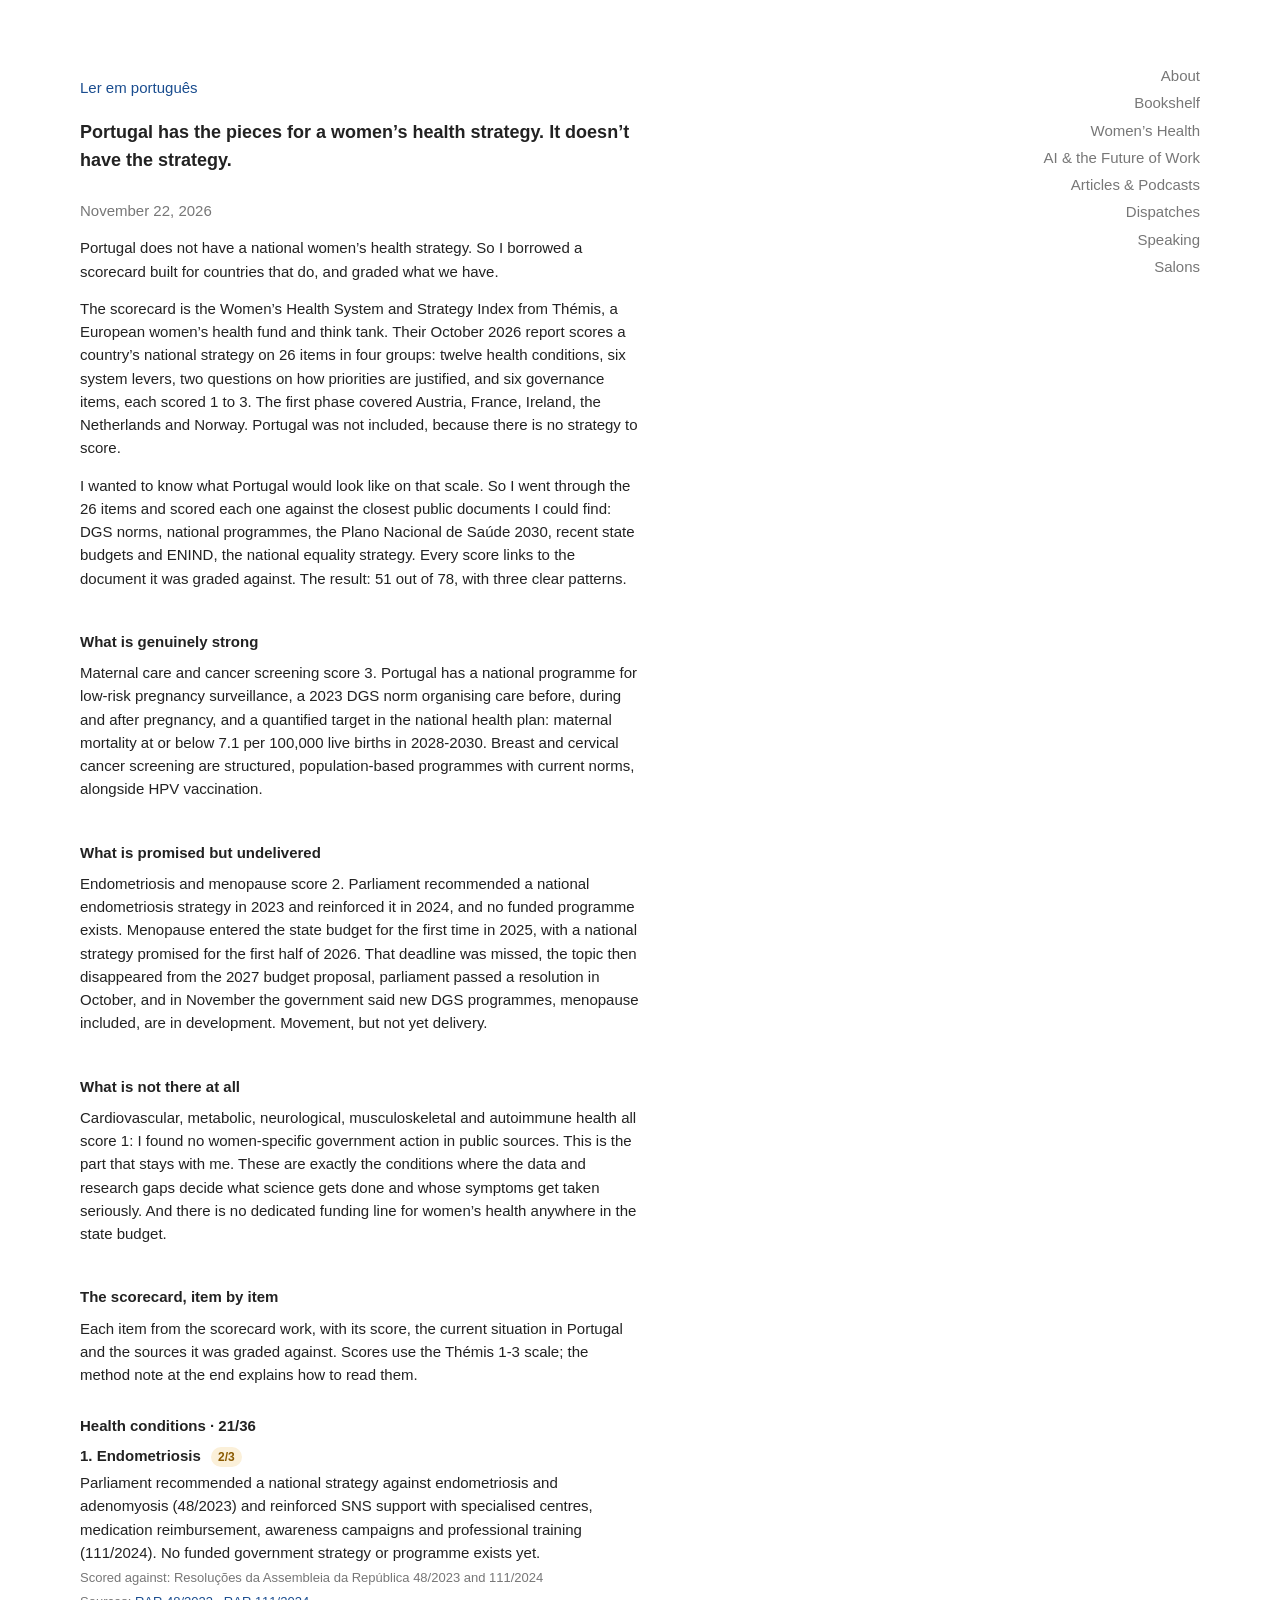
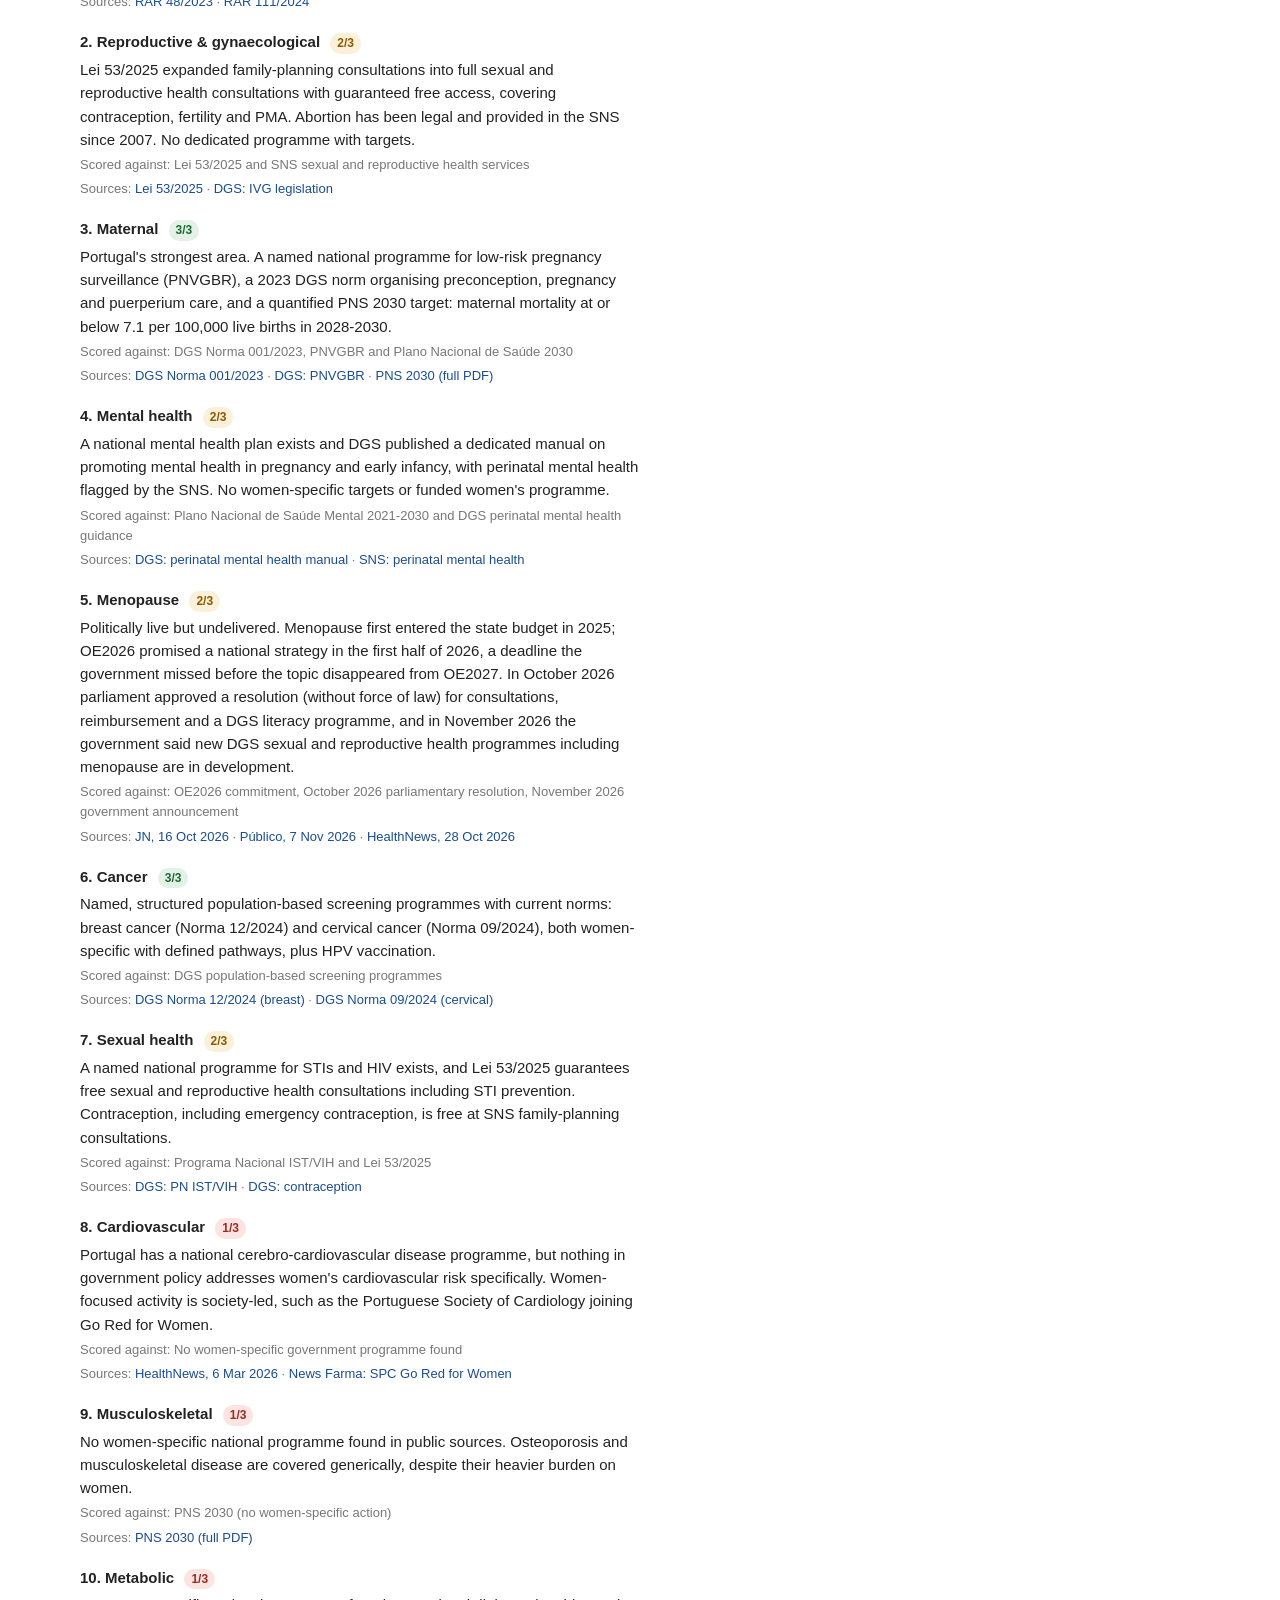
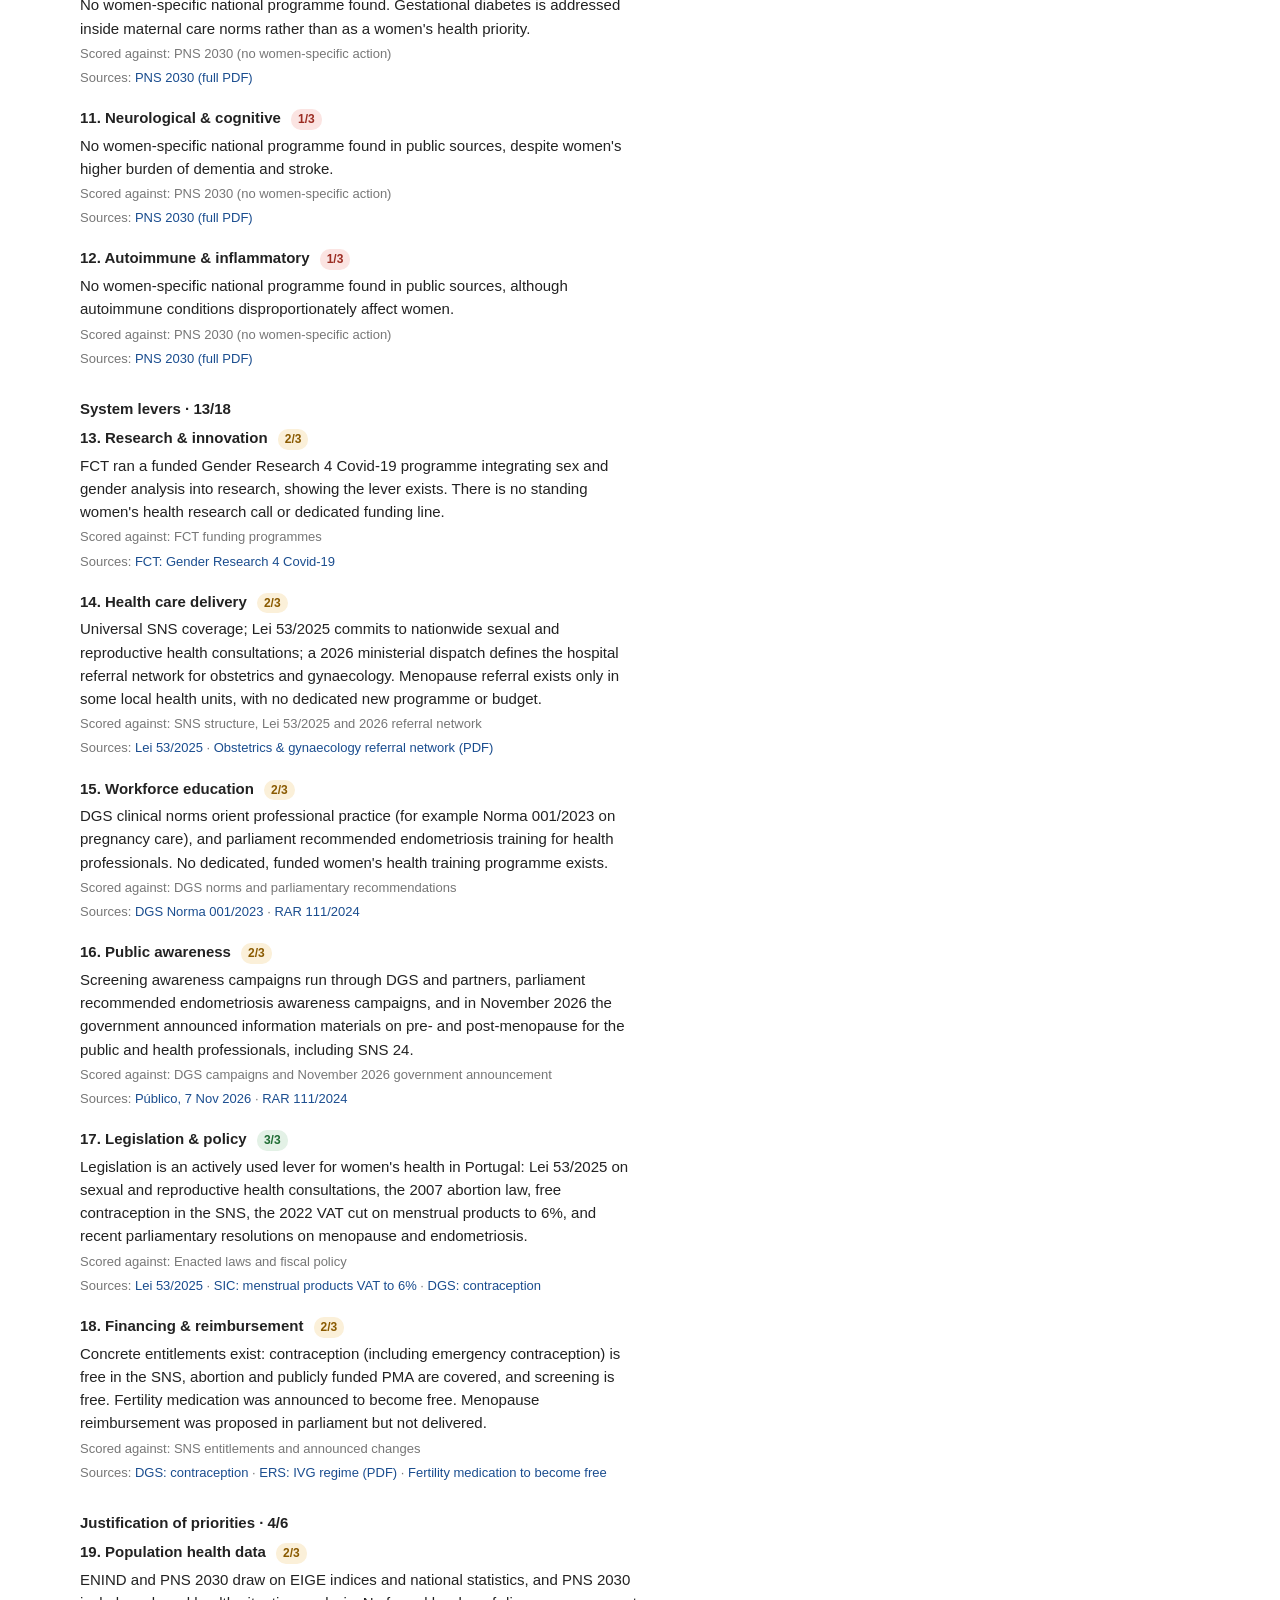
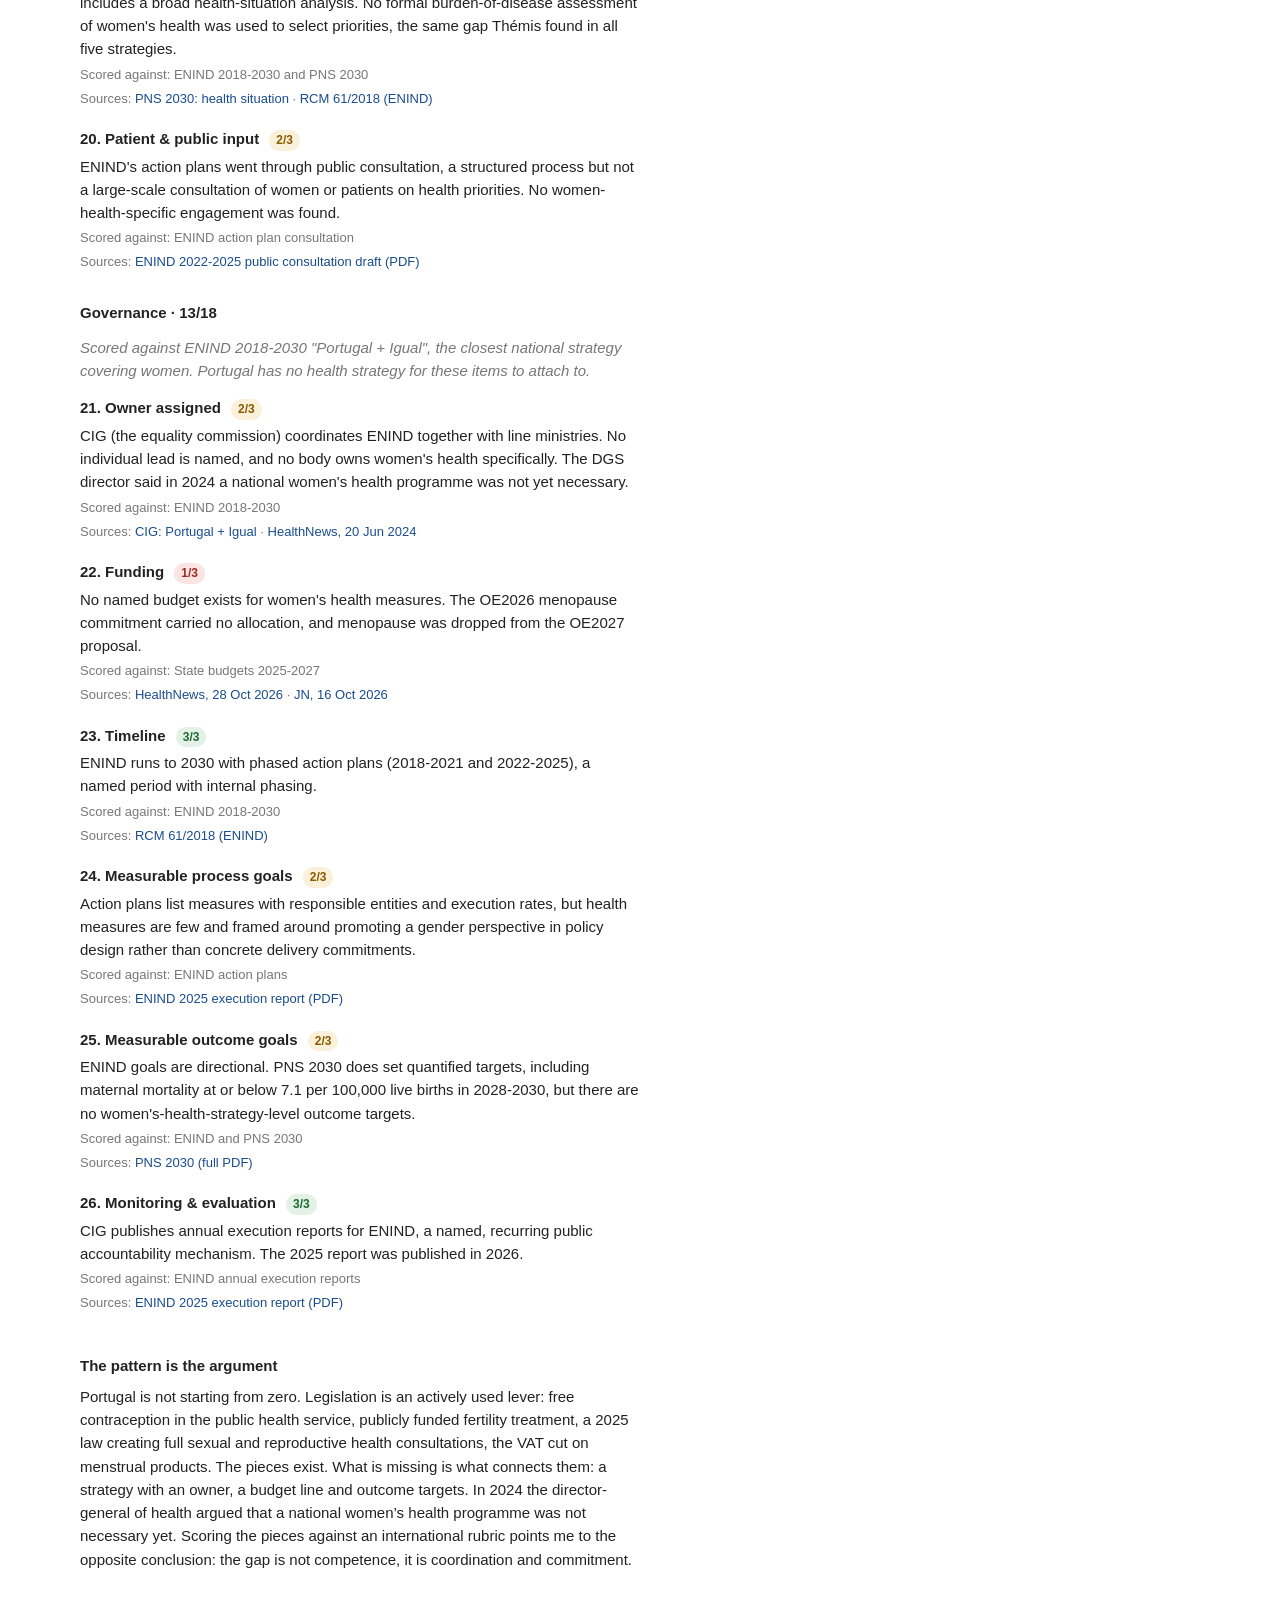
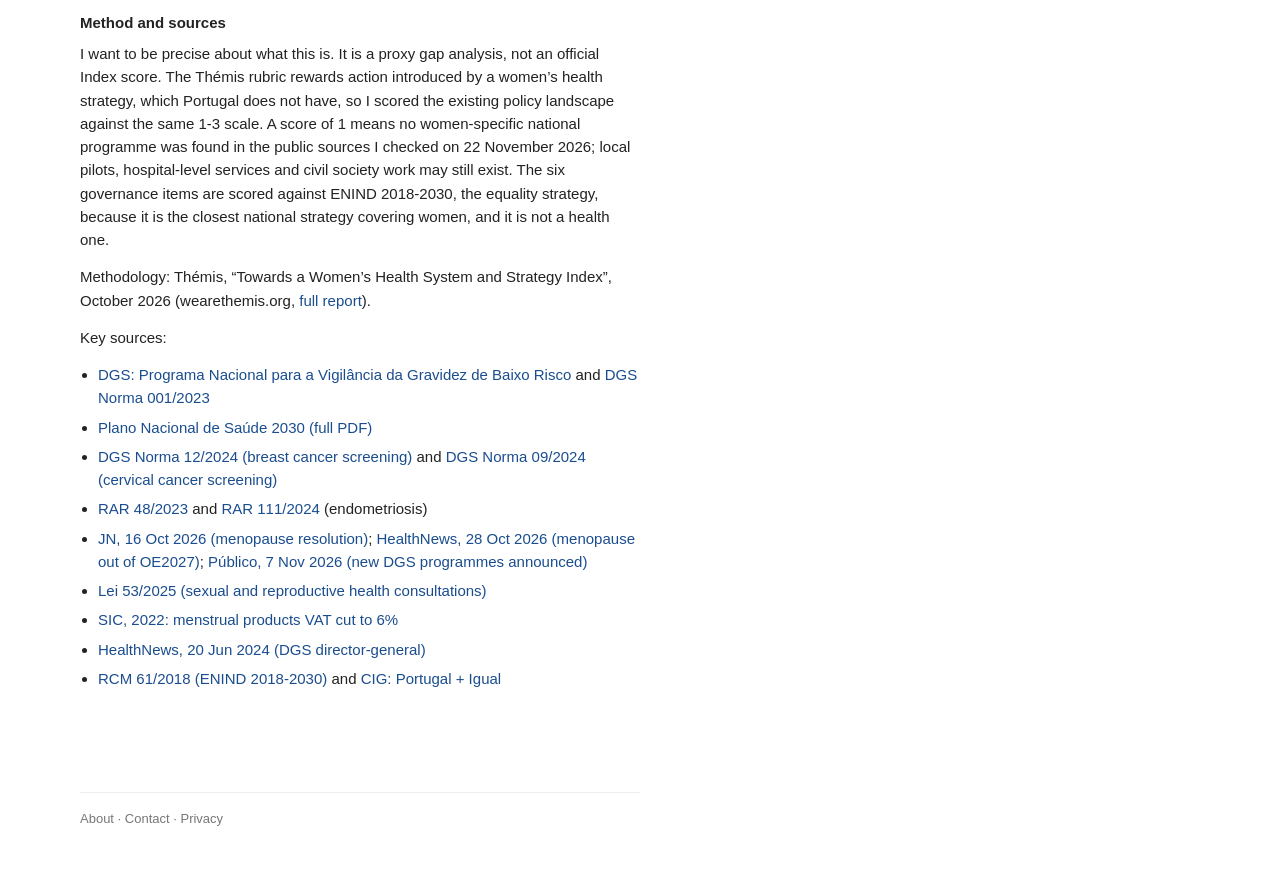
<file: portugal-womens-health-scorecard.html>
<!doctype html>
<html lang="en">
<head>
  <meta charset="UTF-8">
  <meta name="viewport" content="width=device-width, initial-scale=1">
  <title>Portugal has the pieces for a women’s health strategy. It doesn’t have the strategy. · Inês Santos Silva</title>
  <meta name="description" content="Portugal has no national women’s health strategy. Scored against the Thémis Women’s Health System and Strategy Index, it reaches 51 out of 78: strong on maternal care and screening, missing on cardiovascular, metabolic and autoimmune health.">
  <link rel="canonical" href="https://inessilva.me/portugal-womens-health-scorecard">
  <link rel="alternate" hreflang="en" href="https://inessilva.me/portugal-womens-health-scorecard">
  <link rel="alternate" hreflang="pt" href="https://inessilva.me/portugal-saude-da-mulher-scorecard">
  <meta property="og:type" content="website">
  <meta property="og:site_name" content="Inês Santos Silva">
  <meta property="og:title" content="Portugal has the pieces for a women’s health strategy. It doesn’t have the strategy.">
  <meta property="og:description" content="Portugal has no national women’s health strategy. Scored against the Thémis Women’s Health System and Strategy Index, it reaches 51 out of 78: strong on maternal care and screening, missing on cardiovascular, metabolic and autoimmune health.">
  <meta property="og:url" content="https://inessilva.me/portugal-womens-health-scorecard">
  <meta property="og:image" content="https://inessilva.me/share-card.jpg">
  <meta property="og:image:width" content="1200">
  <meta property="og:image:height" content="630">
  <meta property="og:image:alt" content="Inês Santos Silva, Co-Founder &amp; COO of TejoMed">
  <meta name="twitter:card" content="summary_large_image">
  <script type="application/ld+json">
  {
    "@context": "https://schema.org",
    "@type": "Article",
    "@id": "https://inessilva.me/portugal-womens-health-scorecard",
    "headline": "Portugal has the pieces for a women’s health strategy. It doesn’t have the strategy.",
    "description": "Portugal has no national women’s health strategy. Scored against the Thémis Women’s Health System and Strategy Index, it reaches 51 out of 78: strong on maternal care and screening, missing on cardiovascular, metabolic and autoimmune health.",
    "url": "https://inessilva.me/portugal-womens-health-scorecard",
    "inLanguage": "en",
    "datePublished": "2026-11-22",
    "dateModified": "2026-11-24",
    "author": {
      "@type": "Person",
      "@id": "https://inessilva.me/#person",
      "name": "Inês Santos Silva",
      "url": "https://inessilva.me/"
    },
    "publisher": {
      "@type": "Person",
      "@id": "https://inessilva.me/#person",
      "name": "Inês Santos Silva",
      "url": "https://inessilva.me/"
    },
    "image": "https://inessilva.me/share-card.jpg",
    "about": [
      "Women's health",
      "Health policy in Portugal"
    ],
    "workTranslation": {
      "@id": "https://inessilva.me/portugal-saude-da-mulher-scorecard"
    }
  }
  </script>
  <link rel="icon" href="favicon.ico" sizes="any">
  <link rel="apple-touch-icon" href="apple-touch-icon.png">
  <link rel="stylesheet" href="css/estilos.css?v=14">
</head>
<body>
  <nav class="menu">
    <a data-label="About" href="index.html">About</a>
    <a data-label="Bookshelf" href="bookshelf.html">Bookshelf</a>
    <a data-label="Women&rsquo;s Health" href="womens-health.html">Women&rsquo;s Health</a>
    <a data-label="AI &amp; the Future of Work" href="ai-and-the-future-of-work.html">AI &amp; the Future of Work</a>
    <a data-label="Articles &amp; Podcasts" href="articles.html">Articles &amp; Podcasts</a>
    <a data-label="Dispatches" href="dispatches.html">Dispatches</a>
    <a data-label="Speaking" href="speaking.html">Speaking</a>
    <a data-label="Salons" href="salons.html">Salons</a>
  </nav>
  <main class="essay themis">
    <p class="note"><a href="portugal-saude-da-mulher-scorecard.html" lang="pt" hreflang="pt">Ler em português</a></p>
    <h1>Portugal has the pieces for a women&rsquo;s health strategy. It doesn&rsquo;t have the strategy.</h1>
    <p class="caption"><time datetime="2026-11-22">November 22, 2026</time></p>
    <p>Portugal does not have a national women’s health strategy. So I borrowed a scorecard built for countries that do, and graded what we have.</p>
    <p>The scorecard is the Women’s Health System and Strategy Index from Thémis, a European women’s health fund and think tank. Their October 2026 report scores a country’s national strategy on 26 items in four groups: twelve health conditions, six system levers, two questions on how priorities are justified, and six governance items, each scored 1 to 3. The first phase covered Austria, France, Ireland, the Netherlands and Norway. Portugal was not included, because there is no strategy to score.</p>
    <p>I wanted to know what Portugal would look like on that scale. So I went through the 26 items and scored each one against the closest public documents I could find: DGS norms, national programmes, the Plano Nacional de Saúde 2030, recent state budgets and ENIND, the national equality strategy. Every score links to the document it was graded against. The result: 51 out of 78, with three clear patterns.</p>

    <h2>What is genuinely strong</h2>
    <p>Maternal care and cancer screening score 3. Portugal has a national programme for low-risk pregnancy surveillance, a 2023 DGS norm organising care before, during and after pregnancy, and a quantified target in the national health plan: maternal mortality at or below 7.1 per 100,000 live births in 2028-2030. Breast and cervical cancer screening are structured, population-based programmes with current norms, alongside HPV vaccination.</p>

    <h2>What is promised but undelivered</h2>
    <p>Endometriosis and menopause score 2. Parliament recommended a national endometriosis strategy in 2023 and reinforced it in 2024, and no funded programme exists. Menopause entered the state budget for the first time in 2025, with a national strategy promised for the first half of 2026. That deadline was missed, the topic then disappeared from the 2027 budget proposal, parliament passed a resolution in October, and in November the government said new DGS programmes, menopause included, are in development. Movement, but not yet delivery.</p>

    <h2>What is not there at all</h2>
    <p>Cardiovascular, metabolic, neurological, musculoskeletal and autoimmune health all score 1: I found no women-specific government action in public sources. This is the part that stays with me. These are exactly the conditions where the data and research gaps decide what science gets done and whose symptoms get taken seriously. And there is no dedicated funding line for women’s health anywhere in the state budget.</p>

    <h2>The scorecard, item by item</h2>
    <p>Each item from the scorecard work, with its score, the current situation in Portugal and the sources it was graded against. Scores use the Thémis 1-3 scale; the method note at the end explains how to read them.</p>

    <h3>Health conditions · 21/36</h3>
      <div class="item">
        <p class="item-title"><strong>1. Endometriosis</strong> <span class="score s2">2/3</span></p>
        <p>Parliament recommended a national strategy against endometriosis and adenomyosis (48/2023) and reinforced SNS support with specialised centres, medication reimbursement, awareness campaigns and professional training (111/2024). No funded government strategy or programme exists yet.</p>
        <p class="sources">Scored against: Resoluções da Assembleia da República 48/2023 and 111/2024</p>
        <p class="sources">Sources: <a href="https://diariodarepublica.pt/dr/detalhe/resolucao-assembleia-republica/48-2023-212982267" target="_blank" rel="noopener">RAR 48/2023</a> · <a href="https://diariodarepublica.pt/dr/detalhe/resolucao-assembleia-republica/111-2024-901014285" target="_blank" rel="noopener">RAR 111/2024</a></p>
      </div>
      <div class="item">
        <p class="item-title"><strong>2. Reproductive &amp; gynaecological</strong> <span class="score s2">2/3</span></p>
        <p>Lei 53/2025 expanded family-planning consultations into full sexual and reproductive health consultations with guaranteed free access, covering contraception, fertility and PMA. Abortion has been legal and provided in the SNS since 2007. No dedicated programme with targets.</p>
        <p class="sources">Scored against: Lei 53/2025 and SNS sexual and reproductive health services</p>
        <p class="sources">Sources: <a href="https://diariodarepublica.pt/dr/detalhe/lei/53-2025-913947255" target="_blank" rel="noopener">Lei 53/2025</a> · <a href="https://www.dgs.pt/pns-e-programas/programas-de-saude/saude-sexual-e-reprodutiva/interrupcao-da-gravidez/legislacao.aspx" target="_blank" rel="noopener">DGS: IVG legislation</a></p>
      </div>
      <div class="item">
        <p class="item-title"><strong>3. Maternal</strong> <span class="score s3">3/3</span></p>
        <p>Portugal's strongest area. A named national programme for low-risk pregnancy surveillance (PNVGBR), a 2023 DGS norm organising preconception, pregnancy and puerperium care, and a quantified PNS 2030 target: maternal mortality at or below 7.1 per 100,000 live births in 2028-2030.</p>
        <p class="sources">Scored against: DGS Norma 001/2023, PNVGBR and Plano Nacional de Saúde 2030</p>
        <p class="sources">Sources: <a href="https://www.dgs.pt/normas-orientacoes-e-informacoes/normas-e-circulares-normativas/norma-0012023-de-27-de-janeiro-de-2023-organizacao-dos-cuidados-de-saude-na-preconcecao-gravidez-e-puerperio-pdf.aspx" target="_blank" rel="noopener">DGS Norma 001/2023</a> · <a href="https://www.dgs.pt/em-destaque/programa-nacional-para-a-vigilancia-da-gravidez-de-baixo-risco.aspx" target="_blank" rel="noopener">DGS: PNVGBR</a> · <a href="https://content.pns.dgs.pt/wp-content/uploads/2025/11/Plano-Nacional-de-Saude-2030-%E2%80%93-Versao-Integral.pdf" target="_blank" rel="noopener">PNS 2030 (full PDF)</a></p>
      </div>
      <div class="item">
        <p class="item-title"><strong>4. Mental health</strong> <span class="score s2">2/3</span></p>
        <p>A national mental health plan exists and DGS published a dedicated manual on promoting mental health in pregnancy and early infancy, with perinatal mental health flagged by the SNS. No women-specific targets or funded women's programme.</p>
        <p class="sources">Scored against: Plano Nacional de Saúde Mental 2021-2030 and DGS perinatal mental health guidance</p>
        <p class="sources">Sources: <a href="https://www.dgs.pt/documentos-e-publicacoes/promocao-da-saude-mental-na-gravidez-e-primeira-infancia-manual-de-orientacao-para-profissionais-de-saude.aspx" target="_blank" rel="noopener">DGS: perinatal mental health manual</a> · <a href="https://www.sns.gov.pt/noticias/2022/01/10/saude-mental-perinatal/" target="_blank" rel="noopener">SNS: perinatal mental health</a></p>
      </div>
      <div class="item">
        <p class="item-title"><strong>5. Menopause</strong> <span class="score s2">2/3</span></p>
        <p>Politically live but undelivered. Menopause first entered the state budget in 2025; OE2026 promised a national strategy in the first half of 2026, a deadline the government missed before the topic disappeared from OE2027. In October 2026 parliament approved a resolution (without force of law) for consultations, reimbursement and a DGS literacy programme, and in November 2026 the government said new DGS sexual and reproductive health programmes including menopause are in development.</p>
        <p class="sources">Scored against: OE2026 commitment, October 2026 parliamentary resolution, November 2026 government announcement</p>
        <p class="sources">Sources: <a href="https://www.jn.pt/delas/artigo/deputados-aprovam-resolucao-para-reforco-dos-direitos-das-mulheres-em-menopausa/18137857" target="_blank" rel="noopener">JN, 16 Oct 2026</a> · <a href="https://www.publico.pt/2026/11/07/sociedade/noticia/medicos-associacoes-apontam-falhas-sns-menopausa-governo-promete-novos-programas-2194139" target="_blank" rel="noopener">Público, 7 Nov 2026</a> · <a href="https://healthnews.pt/2026/10/28/menopausa-fora-do-oe2027-associacao-acusa-governo-de-abandonar-tres-milhoes-de-mulheres/" target="_blank" rel="noopener">HealthNews, 28 Oct 2026</a></p>
      </div>
      <div class="item">
        <p class="item-title"><strong>6. Cancer</strong> <span class="score s3">3/3</span></p>
        <p>Named, structured population-based screening programmes with current norms: breast cancer (Norma 12/2024) and cervical cancer (Norma 09/2024), both women-specific with defined pathways, plus HPV vaccination.</p>
        <p class="sources">Scored against: DGS population-based screening programmes</p>
        <p class="sources">Sources: <a href="https://www.dgs.pt/normas-orientacoes-e-informacoes/normas-e-circulares-normativas/norma-122024-de-06122024-programa-de-rastreio-de-base-populacional-do-cancro-da-mama.aspx" target="_blank" rel="noopener">DGS Norma 12/2024 (breast)</a> · <a href="https://www.dgs.pt/normas-orientacoes-e-informacoes/normas-e-circulares-normativas/norma-092024-de-17102024-programa-de-rastreio-de-base-populacional-do-cancro-do-colo-do-utero.aspx" target="_blank" rel="noopener">DGS Norma 09/2024 (cervical)</a></p>
      </div>
      <div class="item">
        <p class="item-title"><strong>7. Sexual health</strong> <span class="score s2">2/3</span></p>
        <p>A named national programme for STIs and HIV exists, and Lei 53/2025 guarantees free sexual and reproductive health consultations including STI prevention. Contraception, including emergency contraception, is free at SNS family-planning consultations.</p>
        <p class="sources">Scored against: Programa Nacional IST/VIH and Lei 53/2025</p>
        <p class="sources">Sources: <a href="https://www.dgs.pt/programa-nacionaistvih/apresentacao1.aspx" target="_blank" rel="noopener">DGS: PN IST/VIH</a> · <a href="https://www.dgs.pt/paginas-de-sistema/saude-de-a-a-z/contracecao.aspx" target="_blank" rel="noopener">DGS: contraception</a></p>
      </div>
      <div class="item">
        <p class="item-title"><strong>8. Cardiovascular</strong> <span class="score s1">1/3</span></p>
        <p>Portugal has a national cerebro-cardiovascular disease programme, but nothing in government policy addresses women's cardiovascular risk specifically. Women-focused activity is society-led, such as the Portuguese Society of Cardiology joining Go Red for Women.</p>
        <p class="sources">Scored against: No women-specific government programme found</p>
        <p class="sources">Sources: <a href="https://healthnews.pt/2026/03/06/no-dia-da-mulher-cardiologistas-alertam-para-risco-cardiovascular-feminino/" target="_blank" rel="noopener">HealthNews, 6 Mar 2026</a> · <a href="https://newsfarma.pt/noticias/spc-junta-se-ao-movimento-go-red-for-women-e-da-a-conhecer-os-numeros-do-coracao/" target="_blank" rel="noopener">News Farma: SPC Go Red for Women</a></p>
      </div>
      <div class="item">
        <p class="item-title"><strong>9. Musculoskeletal</strong> <span class="score s1">1/3</span></p>
        <p>No women-specific national programme found in public sources. Osteoporosis and musculoskeletal disease are covered generically, despite their heavier burden on women.</p>
        <p class="sources">Scored against: PNS 2030 (no women-specific action)</p>
        <p class="sources">Sources: <a href="https://content.pns.dgs.pt/wp-content/uploads/2025/11/Plano-Nacional-de-Saude-2030-%E2%80%93-Versao-Integral.pdf" target="_blank" rel="noopener">PNS 2030 (full PDF)</a></p>
      </div>
      <div class="item">
        <p class="item-title"><strong>10. Metabolic</strong> <span class="score s1">1/3</span></p>
        <p>No women-specific national programme found. Gestational diabetes is addressed inside maternal care norms rather than as a women's health priority.</p>
        <p class="sources">Scored against: PNS 2030 (no women-specific action)</p>
        <p class="sources">Sources: <a href="https://content.pns.dgs.pt/wp-content/uploads/2025/11/Plano-Nacional-de-Saude-2030-%E2%80%93-Versao-Integral.pdf" target="_blank" rel="noopener">PNS 2030 (full PDF)</a></p>
      </div>
      <div class="item">
        <p class="item-title"><strong>11. Neurological &amp; cognitive</strong> <span class="score s1">1/3</span></p>
        <p>No women-specific national programme found in public sources, despite women's higher burden of dementia and stroke.</p>
        <p class="sources">Scored against: PNS 2030 (no women-specific action)</p>
        <p class="sources">Sources: <a href="https://content.pns.dgs.pt/wp-content/uploads/2025/11/Plano-Nacional-de-Saude-2030-%E2%80%93-Versao-Integral.pdf" target="_blank" rel="noopener">PNS 2030 (full PDF)</a></p>
      </div>
      <div class="item">
        <p class="item-title"><strong>12. Autoimmune &amp; inflammatory</strong> <span class="score s1">1/3</span></p>
        <p>No women-specific national programme found in public sources, although autoimmune conditions disproportionately affect women.</p>
        <p class="sources">Scored against: PNS 2030 (no women-specific action)</p>
        <p class="sources">Sources: <a href="https://content.pns.dgs.pt/wp-content/uploads/2025/11/Plano-Nacional-de-Saude-2030-%E2%80%93-Versao-Integral.pdf" target="_blank" rel="noopener">PNS 2030 (full PDF)</a></p>
      </div>

    <h3>System levers · 13/18</h3>
      <div class="item">
        <p class="item-title"><strong>13. Research &amp; innovation</strong> <span class="score s2">2/3</span></p>
        <p>FCT ran a funded Gender Research 4 Covid-19 programme integrating sex and gender analysis into research, showing the lever exists. There is no standing women's health research call or dedicated funding line.</p>
        <p class="sources">Scored against: FCT funding programmes</p>
        <p class="sources">Sources: <a href="https://www.fct.pt/financiamento/programas-de-financiamento/outros-apoios/gender-research-4-covid-19/" target="_blank" rel="noopener">FCT: Gender Research 4 Covid-19</a></p>
      </div>
      <div class="item">
        <p class="item-title"><strong>14. Health care delivery</strong> <span class="score s2">2/3</span></p>
        <p>Universal SNS coverage; Lei 53/2025 commits to nationwide sexual and reproductive health consultations; a 2026 ministerial dispatch defines the hospital referral network for obstetrics and gynaecology. Menopause referral exists only in some local health units, with no dedicated new programme or budget.</p>
        <p class="sources">Scored against: SNS structure, Lei 53/2025 and 2026 referral network</p>
        <p class="sources">Sources: <a href="https://diariodarepublica.pt/dr/detalhe/lei/53-2025-913947255" target="_blank" rel="noopener">Lei 53/2025</a> · <a href="https://www.sns.min-saude.pt/wp-content/uploads/2026/03/Rede-de-Referenciacao-Hospitalar-em-Obstetricia-e-Ginecologia-Despacho-MS.pdf" target="_blank" rel="noopener">Obstetrics &amp; gynaecology referral network (PDF)</a></p>
      </div>
      <div class="item">
        <p class="item-title"><strong>15. Workforce education</strong> <span class="score s2">2/3</span></p>
        <p>DGS clinical norms orient professional practice (for example Norma 001/2023 on pregnancy care), and parliament recommended endometriosis training for health professionals. No dedicated, funded women's health training programme exists.</p>
        <p class="sources">Scored against: DGS norms and parliamentary recommendations</p>
        <p class="sources">Sources: <a href="https://www.dgs.pt/normas-orientacoes-e-informacoes/normas-e-circulares-normativas/norma-0012023-de-27-de-janeiro-de-2023-organizacao-dos-cuidados-de-saude-na-preconcecao-gravidez-e-puerperio-pdf.aspx" target="_blank" rel="noopener">DGS Norma 001/2023</a> · <a href="https://diariodarepublica.pt/dr/detalhe/resolucao-assembleia-republica/111-2024-901014285" target="_blank" rel="noopener">RAR 111/2024</a></p>
      </div>
      <div class="item">
        <p class="item-title"><strong>16. Public awareness</strong> <span class="score s2">2/3</span></p>
        <p>Screening awareness campaigns run through DGS and partners, parliament recommended endometriosis awareness campaigns, and in November 2026 the government announced information materials on pre- and post-menopause for the public and health professionals, including SNS 24.</p>
        <p class="sources">Scored against: DGS campaigns and November 2026 government announcement</p>
        <p class="sources">Sources: <a href="https://www.publico.pt/2026/11/07/sociedade/noticia/medicos-associacoes-apontam-falhas-sns-menopausa-governo-promete-novos-programas-2194139" target="_blank" rel="noopener">Público, 7 Nov 2026</a> · <a href="https://diariodarepublica.pt/dr/detalhe/resolucao-assembleia-republica/111-2024-901014285" target="_blank" rel="noopener">RAR 111/2024</a></p>
      </div>
      <div class="item">
        <p class="item-title"><strong>17. Legislation &amp; policy</strong> <span class="score s3">3/3</span></p>
        <p>Legislation is an actively used lever for women's health in Portugal: Lei 53/2025 on sexual and reproductive health consultations, the 2007 abortion law, free contraception in the SNS, the 2022 VAT cut on menstrual products to 6%, and recent parliamentary resolutions on menopause and endometriosis.</p>
        <p class="sources">Scored against: Enacted laws and fiscal policy</p>
        <p class="sources">Sources: <a href="https://diariodarepublica.pt/dr/detalhe/lei/53-2025-913947255" target="_blank" rel="noopener">Lei 53/2025</a> · <a href="https://sic.pt/sic-mulher/2022-05-26-iva-sobre-todos-os-produtos-de-higiene-menstrual-baixa-para-6" target="_blank" rel="noopener">SIC: menstrual products VAT to 6%</a> · <a href="https://www.dgs.pt/paginas-de-sistema/saude-de-a-a-z/contracecao.aspx" target="_blank" rel="noopener">DGS: contraception</a></p>
      </div>
      <div class="item">
        <p class="item-title"><strong>18. Financing &amp; reimbursement</strong> <span class="score s2">2/3</span></p>
        <p>Concrete entitlements exist: contraception (including emergency contraception) is free in the SNS, abortion and publicly funded PMA are covered, and screening is free. Fertility medication was announced to become free. Menopause reimbursement was proposed in parliament but not delivered.</p>
        <p class="sources">Scored against: SNS entitlements and announced changes</p>
        <p class="sources">Sources: <a href="https://www.dgs.pt/paginas-de-sistema/saude-de-a-a-z/contracecao.aspx" target="_blank" rel="noopener">DGS: contraception</a> · <a href="https://ers.pt/media/usedudb1/interrup%C3%A7%C3%A3o-volunt%C3%A1ria-da-gravidez-ivg-regime-geral.pdf" target="_blank" rel="noopener">ERS: IVG regime (PDF)</a> · <a href="https://24noticias.sapo.pt/economia/artigos/medicamentos-prescritos-para-tratamentos-de-fertilidade-vao-tornar-se-gratuitos" target="_blank" rel="noopener">Fertility medication to become free</a></p>
      </div>

    <h3>Justification of priorities · 4/6</h3>
      <div class="item">
        <p class="item-title"><strong>19. Population health data</strong> <span class="score s2">2/3</span></p>
        <p>ENIND and PNS 2030 draw on EIGE indices and national statistics, and PNS 2030 includes a broad health-situation analysis. No formal burden-of-disease assessment of women's health was used to select priorities, the same gap Thémis found in all five strategies.</p>
        <p class="sources">Scored against: ENIND 2018-2030 and PNS 2030</p>
        <p class="sources">Sources: <a href="https://pns.dgs.pt/situacao-de-saude" target="_blank" rel="noopener">PNS 2030: health situation</a> · <a href="https://diariodarepublica.pt/dr/detalhe/resolucao-conselho-ministros/61-2018-115360036" target="_blank" rel="noopener">RCM 61/2018 (ENIND)</a></p>
      </div>
      <div class="item">
        <p class="item-title"><strong>20. Patient &amp; public input</strong> <span class="score s2">2/3</span></p>
        <p>ENIND's action plans went through public consultation, a structured process but not a large-scale consultation of women or patients on health priorities. No women-health-specific engagement was found.</p>
        <p class="sources">Scored against: ENIND action plan consultation</p>
        <p class="sources">Sources: <a href="https://www.cig.gov.pt/wp-content/uploads/2022/01/ENIND-2022-2025-CONSULTA-PUBLICA-VF-1.pdf" target="_blank" rel="noopener">ENIND 2022-2025 public consultation draft (PDF)</a></p>
      </div>

    <h3>Governance · 13/18</h3>
    <p class="note"><i>Scored against ENIND 2018-2030 "Portugal + Igual", the closest national strategy covering women. Portugal has no health strategy for these items to attach to.</i></p>
      <div class="item">
        <p class="item-title"><strong>21. Owner assigned</strong> <span class="score s2">2/3</span></p>
        <p>CIG (the equality commission) coordinates ENIND together with line ministries. No individual lead is named, and no body owns women's health specifically. The DGS director said in 2024 a national women's health programme was not yet necessary.</p>
        <p class="sources">Scored against: ENIND 2018-2030</p>
        <p class="sources">Sources: <a href="https://www.cig.gov.pt/estrategia-nacional-para-a-igualdade-e-a-nao-discriminacao-2018-2030-portugal-igual/" target="_blank" rel="noopener">CIG: Portugal + Igual</a> · <a href="https://healthnews.pt/2024/06/20/diretora-geral-da-saude-defende-que-ainda-nao-e-necessario-um-programa-nacional-de-saude-da-mulher/" target="_blank" rel="noopener">HealthNews, 20 Jun 2024</a></p>
      </div>
      <div class="item">
        <p class="item-title"><strong>22. Funding</strong> <span class="score s1">1/3</span></p>
        <p>No named budget exists for women's health measures. The OE2026 menopause commitment carried no allocation, and menopause was dropped from the OE2027 proposal.</p>
        <p class="sources">Scored against: State budgets 2025-2027</p>
        <p class="sources">Sources: <a href="https://healthnews.pt/2026/10/28/menopausa-fora-do-oe2027-associacao-acusa-governo-de-abandonar-tres-milhoes-de-mulheres/" target="_blank" rel="noopener">HealthNews, 28 Oct 2026</a> · <a href="https://www.jn.pt/delas/artigo/deputados-aprovam-resolucao-para-reforco-dos-direitos-das-mulheres-em-menopausa/18137857" target="_blank" rel="noopener">JN, 16 Oct 2026</a></p>
      </div>
      <div class="item">
        <p class="item-title"><strong>23. Timeline</strong> <span class="score s3">3/3</span></p>
        <p>ENIND runs to 2030 with phased action plans (2018-2021 and 2022-2025), a named period with internal phasing.</p>
        <p class="sources">Scored against: ENIND 2018-2030</p>
        <p class="sources">Sources: <a href="https://diariodarepublica.pt/dr/detalhe/resolucao-conselho-ministros/61-2018-115360036" target="_blank" rel="noopener">RCM 61/2018 (ENIND)</a></p>
      </div>
      <div class="item">
        <p class="item-title"><strong>24. Measurable process goals</strong> <span class="score s2">2/3</span></p>
        <p>Action plans list measures with responsible entities and execution rates, but health measures are few and framed around promoting a gender perspective in policy design rather than concrete delivery commitments.</p>
        <p class="sources">Scored against: ENIND action plans</p>
        <p class="sources">Sources: <a href="https://www.cig.gov.pt/wp-content/uploads/2026/10/Relatorio_Execucao_Anual_ENIND_2025_FINAL_24_08_2026_Versao_para_publicacao.pdf" target="_blank" rel="noopener">ENIND 2025 execution report (PDF)</a></p>
      </div>
      <div class="item">
        <p class="item-title"><strong>25. Measurable outcome goals</strong> <span class="score s2">2/3</span></p>
        <p>ENIND goals are directional. PNS 2030 does set quantified targets, including maternal mortality at or below 7.1 per 100,000 live births in 2028-2030, but there are no women's-health-strategy-level outcome targets.</p>
        <p class="sources">Scored against: ENIND and PNS 2030</p>
        <p class="sources">Sources: <a href="https://content.pns.dgs.pt/wp-content/uploads/2025/11/Plano-Nacional-de-Saude-2030-%E2%80%93-Versao-Integral.pdf" target="_blank" rel="noopener">PNS 2030 (full PDF)</a></p>
      </div>
      <div class="item">
        <p class="item-title"><strong>26. Monitoring &amp; evaluation</strong> <span class="score s3">3/3</span></p>
        <p>CIG publishes annual execution reports for ENIND, a named, recurring public accountability mechanism. The 2025 report was published in 2026.</p>
        <p class="sources">Scored against: ENIND annual execution reports</p>
        <p class="sources">Sources: <a href="https://www.cig.gov.pt/wp-content/uploads/2026/10/Relatorio_Execucao_Anual_ENIND_2025_FINAL_24_08_2026_Versao_para_publicacao.pdf" target="_blank" rel="noopener">ENIND 2025 execution report (PDF)</a></p>
      </div>

    <h2>The pattern is the argument</h2>
    <p>Portugal is not starting from zero. Legislation is an actively used lever: free contraception in the public health service, publicly funded fertility treatment, a 2025 law creating full sexual and reproductive health consultations, the VAT cut on menstrual products. The pieces exist. What is missing is what connects them: a strategy with an owner, a budget line and outcome targets. In 2024 the director-general of health argued that a national women’s health programme was not necessary yet. Scoring the pieces against an international rubric points me to the opposite conclusion: the gap is not competence, it is coordination and commitment.</p>

    <h2>Method and sources</h2>
    <p>I want to be precise about what this is. It is a proxy gap analysis, not an official Index score. The Thémis rubric rewards action introduced by a women’s health strategy, which Portugal does not have, so I scored the existing policy landscape against the same 1-3 scale. A score of 1 means no women-specific national programme was found in the public sources I checked on 22 November 2026; local pilots, hospital-level services and civil society work may still exist. The six governance items are scored against ENIND 2018-2030, the equality strategy, because it is the closest national strategy covering women, and it is not a health one.</p>
    <p>Methodology: Thémis, “Towards a Women’s Health System and Strategy Index”, October 2026 (wearethemis.org, <a href="https://wearethemis.org/wp-content/uploads/2026/10/Towards-a-Womens-Health-System-and-Strategy-Index-3.pdf" target="_blank" rel="noopener">full report</a>).</p>
    <p>Key sources:</p>
    <ul>
      <li><a href="https://www.dgs.pt/em-destaque/programa-nacional-para-a-vigilancia-da-gravidez-de-baixo-risco.aspx" target="_blank" rel="noopener">DGS: Programa Nacional para a Vigilância da Gravidez de Baixo Risco</a> and <a href="https://www.dgs.pt/normas-orientacoes-e-informacoes/normas-e-circulares-normativas/norma-0012023-de-27-de-janeiro-de-2023-organizacao-dos-cuidados-de-saude-na-preconcecao-gravidez-e-puerperio-pdf.aspx" target="_blank" rel="noopener">DGS Norma 001/2023</a></li>
      <li><a href="https://content.pns.dgs.pt/wp-content/uploads/2025/11/Plano-Nacional-de-Saude-2030-%E2%80%93-Versao-Integral.pdf" target="_blank" rel="noopener">Plano Nacional de Saúde 2030 (full PDF)</a></li>
      <li><a href="https://www.dgs.pt/normas-orientacoes-e-informacoes/normas-e-circulares-normativas/norma-122024-de-06122024-programa-de-rastreio-de-base-populacional-do-cancro-da-mama.aspx" target="_blank" rel="noopener">DGS Norma 12/2024 (breast cancer screening)</a> and <a href="https://www.dgs.pt/normas-orientacoes-e-informacoes/normas-e-circulares-normativas/norma-092024-de-17102024-programa-de-rastreio-de-base-populacional-do-cancro-do-colo-do-utero.aspx" target="_blank" rel="noopener">DGS Norma 09/2024 (cervical cancer screening)</a></li>
      <li><a href="https://diariodarepublica.pt/dr/detalhe/resolucao-assembleia-republica/48-2023-212982267" target="_blank" rel="noopener">RAR 48/2023</a> and <a href="https://diariodarepublica.pt/dr/detalhe/resolucao-assembleia-republica/111-2024-901014285" target="_blank" rel="noopener">RAR 111/2024</a> (endometriosis)</li>
      <li><a href="https://www.jn.pt/delas/artigo/deputados-aprovam-resolucao-para-reforco-dos-direitos-das-mulheres-em-menopausa/18137857" target="_blank" rel="noopener">JN, 16 Oct 2026 (menopause resolution)</a>; <a href="https://healthnews.pt/2026/10/28/menopausa-fora-do-oe2027-associacao-acusa-governo-de-abandonar-tres-milhoes-de-mulheres/" target="_blank" rel="noopener">HealthNews, 28 Oct 2026 (menopause out of OE2027)</a>; <a href="https://www.publico.pt/2026/11/07/sociedade/noticia/medicos-associacoes-apontam-falhas-sns-menopausa-governo-promete-novos-programas-2194139" target="_blank" rel="noopener">Público, 7 Nov 2026 (new DGS programmes announced)</a></li>
      <li><a href="https://diariodarepublica.pt/dr/detalhe/lei/53-2025-913947255" target="_blank" rel="noopener">Lei 53/2025 (sexual and reproductive health consultations)</a></li>
      <li><a href="https://sic.pt/sic-mulher/2022-05-26-iva-sobre-todos-os-produtos-de-higiene-menstrual-baixa-para-6" target="_blank" rel="noopener">SIC, 2022: menstrual products VAT cut to 6%</a></li>
      <li><a href="https://healthnews.pt/2024/06/20/diretora-geral-da-saude-defende-que-ainda-nao-e-necessario-um-programa-nacional-de-saude-da-mulher/" target="_blank" rel="noopener">HealthNews, 20 Jun 2024 (DGS director-general)</a></li>
      <li><a href="https://diariodarepublica.pt/dr/detalhe/resolucao-conselho-ministros/61-2018-115360036" target="_blank" rel="noopener">RCM 61/2018 (ENIND 2018-2030)</a> and <a href="https://www.cig.gov.pt/estrategia-nacional-para-a-igualdade-e-a-nao-discriminacao-2018-2030-portugal-igual/" target="_blank" rel="noopener">CIG: Portugal + Igual</a></li>
    </ul>
  </main>
  <footer class="site-footer"><a href="about.html">About</a> · <a href="contact.html">Contact</a> · <a href="privacy.html">Privacy</a></footer>
</body>
</html>
</file>
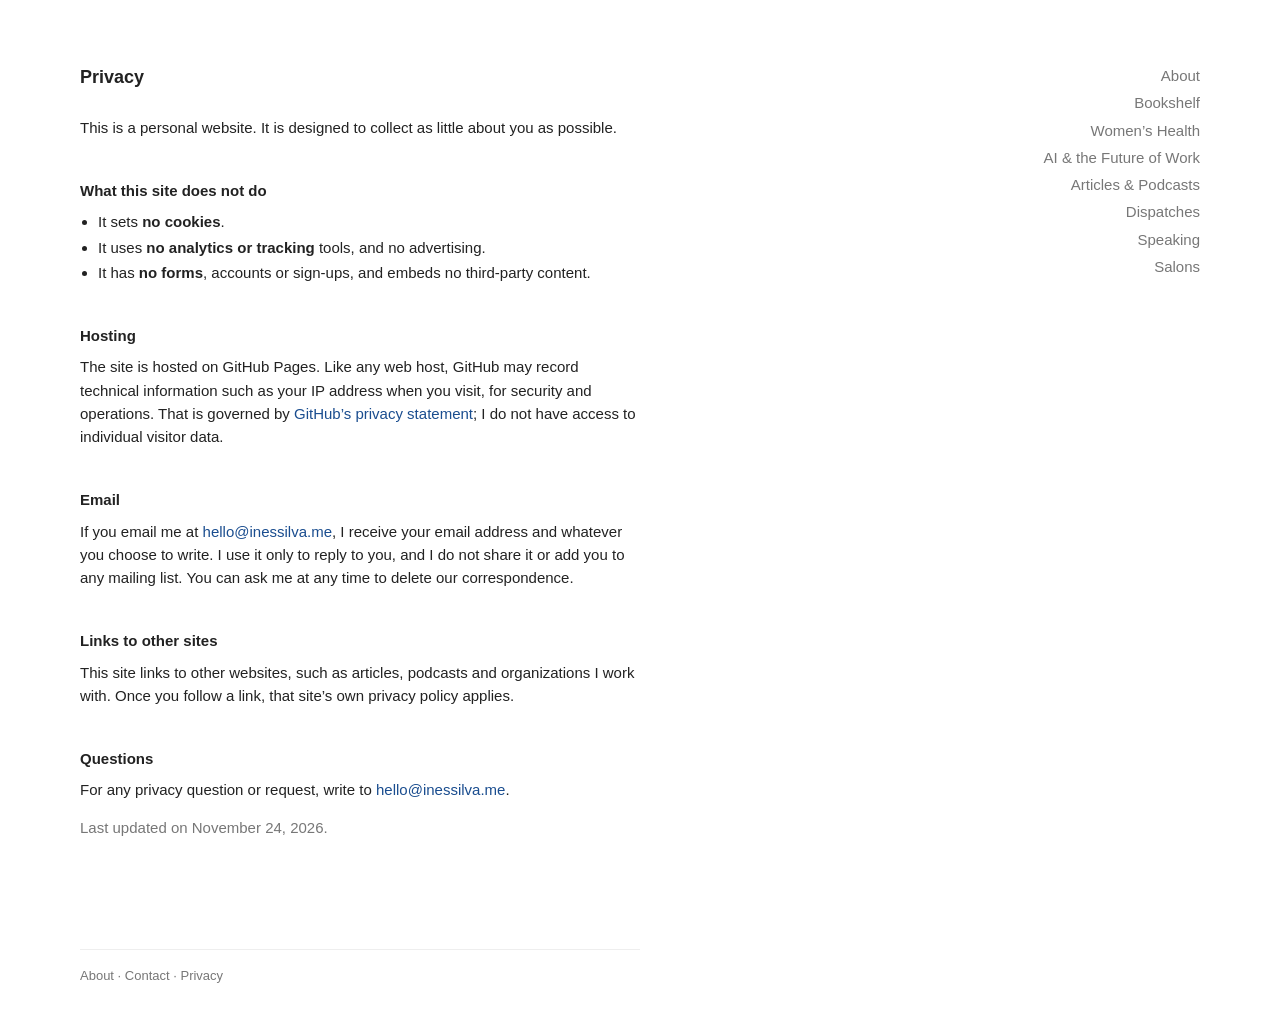
<file: privacy.html>
<!doctype html>
<html lang="en">
<head>
  <meta charset="UTF-8">
  <meta name="viewport" content="width=device-width, initial-scale=1">
  <title>Privacy · Inês Santos Silva</title>
  <meta name="description" content="Privacy policy for inessilva.me: no cookies, no analytics, no tracking. How emails you send are handled, and who hosts the site.">
  <link rel="canonical" href="https://inessilva.me/privacy">
  <meta property="og:type" content="website">
  <meta property="og:site_name" content="Inês Santos Silva">
  <meta property="og:title" content="Privacy · Inês Santos Silva">
  <meta property="og:description" content="Privacy policy for inessilva.me: no cookies, no analytics, no tracking. How emails you send are handled, and who hosts the site.">
  <meta property="og:url" content="https://inessilva.me/privacy">
  <meta property="og:image" content="https://inessilva.me/share-card.jpg">
  <meta property="og:image:width" content="1200">
  <meta property="og:image:height" content="630">
  <meta property="og:image:alt" content="Inês Santos Silva, Co-Founder &amp; COO of TejoMed">
  <meta name="twitter:card" content="summary_large_image">
  <link rel="icon" href="favicon.ico" sizes="any">
  <link rel="apple-touch-icon" href="apple-touch-icon.png">
  <link rel="stylesheet" href="css/estilos.css?v=14">
</head>
<body>
  <nav class="menu">
    <a data-label="About" href="index.html">About</a>
    <a data-label="Bookshelf" href="bookshelf.html">Bookshelf</a>
    <a data-label="Women&rsquo;s Health" href="womens-health.html">Women&rsquo;s Health</a>
    <a data-label="AI &amp; the Future of Work" href="ai-and-the-future-of-work.html">AI &amp; the Future of Work</a>
    <a data-label="Articles &amp; Podcasts" href="articles.html">Articles &amp; Podcasts</a>
    <a data-label="Dispatches" href="dispatches.html">Dispatches</a>
    <a data-label="Speaking" href="speaking.html">Speaking</a>
    <a data-label="Salons" href="salons.html">Salons</a>
  </nav>
  <main>
    <h1>Privacy</h1>

    <p>This is a personal website. It is designed to collect as little about you as possible.</p>

    <h2>What this site does not do</h2>
    <ul>
      <li>It sets <strong>no cookies</strong>.</li>
      <li>It uses <strong>no analytics or tracking</strong> tools, and no advertising.</li>
      <li>It has <strong>no forms</strong>, accounts or sign-ups, and embeds no third-party content.</li>
    </ul>

    <h2>Hosting</h2>
    <p>The site is hosted on GitHub Pages. Like any web host, GitHub may record technical information such as your IP address when you visit, for security and operations. That is governed by <a href="https://docs.github.com/en/site-policy/privacy-policies/github-general-privacy-statement" target="_blank" rel="noopener">GitHub&rsquo;s privacy statement</a>; I do not have access to individual visitor data.</p>

    <h2>Email</h2>
    <p>If you email me at <a href="mailto:hello@inessilva.me">hello@inessilva.me</a>, I receive your email address and whatever you choose to write. I use it only to reply to you, and I do not share it or add you to any mailing list. You can ask me at any time to delete our correspondence.</p>

    <h2>Links to other sites</h2>
    <p>This site links to other websites, such as articles, podcasts and organizations I work with. Once you follow a link, that site&rsquo;s own privacy policy applies.</p>

    <h2>Questions</h2>
    <p>For any privacy question or request, write to <a href="mailto:hello@inessilva.me">hello@inessilva.me</a>.</p>
    <p class="note">Last updated on <time datetime="2026-11-24">November 24, 2026</time>.</p>
  </main>
  <footer class="site-footer"><a href="about.html">About</a> · <a href="contact.html">Contact</a> · <a href="privacy.html">Privacy</a></footer>
</body>
</html>
</file>
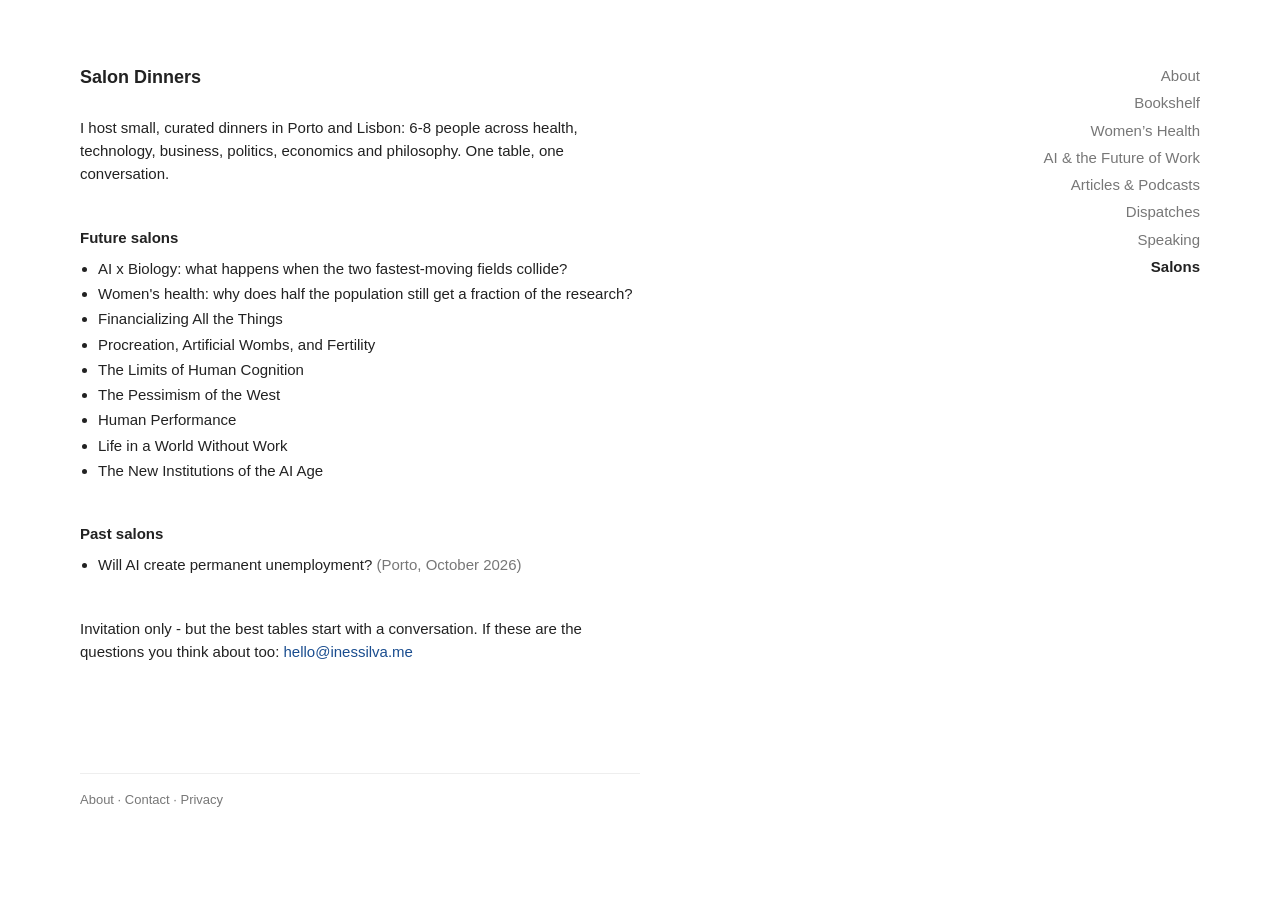
<file: salons.html>
<!doctype html>
<html lang="en">
<head>
  <meta charset="UTF-8">
  <meta name="viewport" content="width=device-width, initial-scale=1">
  <title>Salon Dinners · Inês Santos Silva</title>
  <meta name="description" content="Inês Santos Silva hosts small, curated salon dinners in Porto and Lisbon for 6-8 people across health, technology, business, politics, economics and philosophy.">
  <link rel="canonical" href="https://inessilva.me/salons">
  <meta property="og:type" content="website">
  <meta property="og:site_name" content="Inês Santos Silva">
  <meta property="og:title" content="Salon Dinners · Inês Santos Silva">
  <meta property="og:description" content="Inês Santos Silva hosts small, curated salon dinners in Porto and Lisbon for 6-8 people across health, technology, business, politics, economics and philosophy.">
  <meta property="og:url" content="https://inessilva.me/salons">
  <meta property="og:image" content="https://inessilva.me/share-card.jpg">
  <meta property="og:image:width" content="1200">
  <meta property="og:image:height" content="630">
  <meta property="og:image:alt" content="Inês Santos Silva, Co-Founder &amp; COO of TejoMed">
  <meta name="twitter:card" content="summary_large_image">
  <link rel="icon" href="favicon.ico" sizes="any">
  <link rel="apple-touch-icon" href="apple-touch-icon.png">
  <link rel="stylesheet" href="css/estilos.css?v=14">
</head>
<body>
  <nav class="menu">
    <a data-label="About" href="index.html">About</a>
    <a data-label="Bookshelf" href="bookshelf.html">Bookshelf</a>
    <a data-label="Women&rsquo;s Health" href="womens-health.html">Women&rsquo;s Health</a>
    <a data-label="AI &amp; the Future of Work" href="ai-and-the-future-of-work.html">AI &amp; the Future of Work</a>
    <a data-label="Articles &amp; Podcasts" href="articles.html">Articles &amp; Podcasts</a>
    <a data-label="Dispatches" href="dispatches.html">Dispatches</a>
    <a data-label="Speaking" href="speaking.html">Speaking</a>
    <a data-label="Salons" href="salons.html" aria-current="page">Salons</a>
  </nav>
  <main>
    <h1>Salon Dinners</h1>

    <p>I host small, curated dinners in Porto and Lisbon: 6-8 people across health, technology, business, politics, economics and philosophy. One table, one conversation.</p>

    <section class="talks" aria-labelledby="future-salons">
      <h2 id="future-salons">Future salons</h2>

      <ul>
        <li>AI x Biology: what happens when the two fastest-moving fields collide?</li>
        <li>Women's health: why does half the population still get a fraction of the research?</li>
        <li>Financializing All the Things</li>
        <li>Procreation, Artificial Wombs, and Fertility</li>
        <li>The Limits of Human Cognition</li>
        <li>The Pessimism of the West</li>
        <li>Human Performance</li>
        <li>Life in a World Without Work</li>
        <li>The New Institutions of the AI Age</li>
      </ul>
    </section>

    <section class="talks" aria-labelledby="past-salons">
      <h2 id="past-salons">Past salons</h2>

      <ul>
        <li>Will AI create permanent unemployment? <span class="when">(Porto, <time datetime="2026-10">October 2026</time>)</span></li>
      </ul>
    </section>

    <p>Invitation only - but the best tables start with a conversation. If these are the questions you think about too: <a href="mailto:hello@inessilva.me">hello@inessilva.me</a></p>
  </main>
  <footer class="site-footer"><a href="about.html">About</a> · <a href="contact.html">Contact</a> · <a href="privacy.html">Privacy</a></footer>
</body>
</html>
</file>
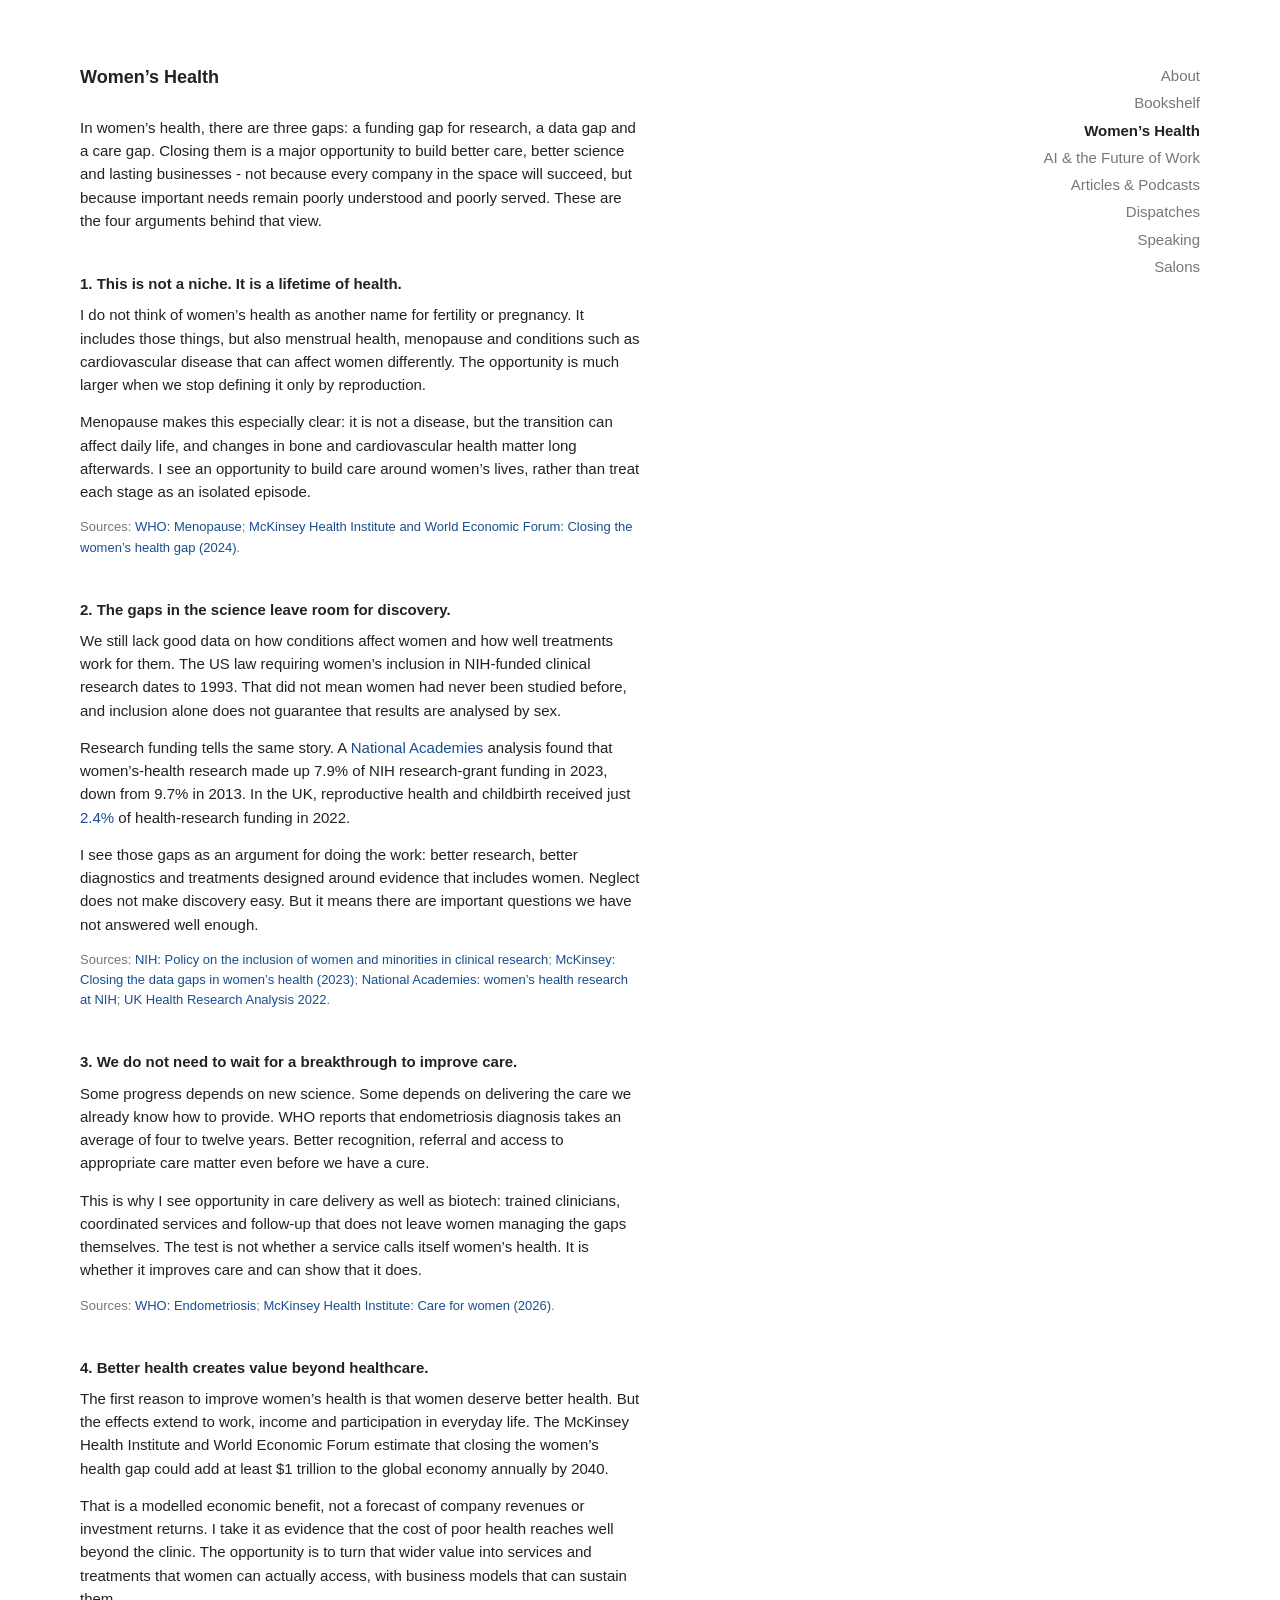
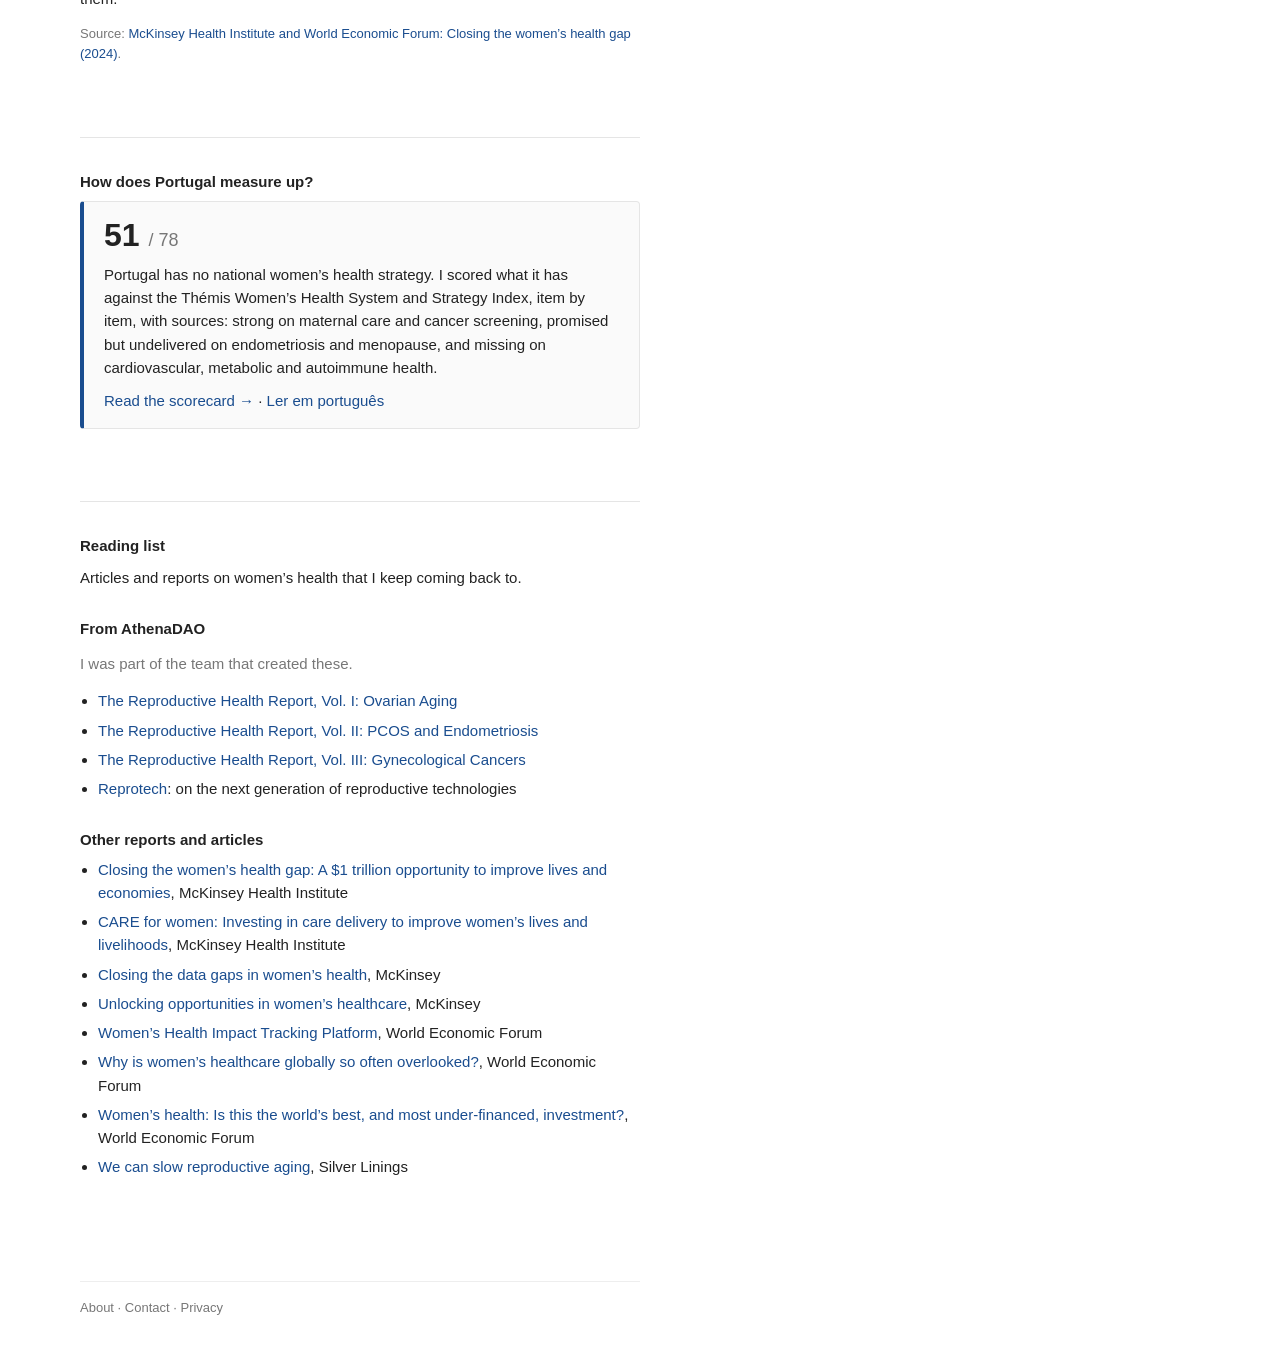
<file: womens-health.html>
<!doctype html>
<html lang="en">
<head>
  <meta charset="UTF-8">
  <meta name="viewport" content="width=device-width, initial-scale=1">
  <title>Women's Health: Funding, Data &amp; Care | Inês Santos Silva</title>
  <meta name="description" content="Inês Santos Silva on the funding, data and care gaps in women's health, and the opportunities to build better care, better science and lasting businesses.">
  <link rel="canonical" href="https://inessilva.me/womens-health.html">
  <meta property="og:type" content="website">
  <meta property="og:site_name" content="Inês Santos Silva">
  <meta property="og:title" content="Women’s Health · Inês Santos Silva">
  <meta property="og:description" content="Why women’s health is a major opportunity: a funding gap for research, a care gap, and a data gap. My four arguments, and the reading behind them.">
  <meta property="og:url" content="https://inessilva.me/womens-health.html">
  <meta property="og:image" content="https://inessilva.me/share-card.jpg">
  <meta property="og:image:width" content="1200">
  <meta property="og:image:height" content="630">
  <meta property="og:image:alt" content="Inês Santos Silva, Co-Founder &amp; COO of TejoMed">
  <meta name="twitter:card" content="summary_large_image">
  <link rel="icon" href="favicon.ico" sizes="any">
  <link rel="apple-touch-icon" href="apple-touch-icon.png">
  <link rel="stylesheet" href="css/estilos.css?v=14">
</head>
<body>
  <nav class="menu">
    <a data-label="About" href="index.html">About</a>
    <a data-label="Bookshelf" href="bookshelf.html">Bookshelf</a>
    <a data-label="Women&rsquo;s Health" href="womens-health.html" aria-current="page">Women&rsquo;s Health</a>
    <a data-label="AI &amp; the Future of Work" href="ai-and-the-future-of-work.html">AI &amp; the Future of Work</a>
    <a data-label="Articles &amp; Podcasts" href="articles.html">Articles &amp; Podcasts</a>
    <a data-label="Dispatches" href="dispatches.html">Dispatches</a>
    <a data-label="Speaking" href="speaking.html">Speaking</a>
    <a data-label="Salons" href="salons.html">Salons</a>
  </nav>
  <main class="essay">
    <h1>Women&rsquo;s Health</h1>

    <p>In women&rsquo;s health, there are three gaps: a funding gap for research, a data gap and a care gap. Closing them is a major opportunity to build better care, better science and lasting businesses - not because every company in the space will succeed, but because important needs remain poorly understood and poorly served. These are the four arguments behind that view.</p>

    <h2>1. This is not a niche. It is a lifetime of health.</h2>
    <p>I do not think of women&rsquo;s health as another name for fertility or pregnancy. It includes those things, but also menstrual health, menopause and conditions such as cardiovascular disease that can affect women differently. The opportunity is much larger when we stop defining it only by reproduction.</p>
    <p>Menopause makes this especially clear: it is not a disease, but the transition can affect daily life, and changes in bone and cardiovascular health matter long afterwards. I see an opportunity to build care around women&rsquo;s lives, rather than treat each stage as an isolated episode.</p>
    <p class="sources">Sources: <a href="https://www.who.int/news-room/fact-sheets/detail/menopause" target="_blank" rel="noopener">WHO: Menopause</a>; <a href="https://www.mckinsey.com/mhi/our-insights/closing-the-womens-health-gap-a-1-trillion-dollar-opportunity-to-improve-lives-and-economies" target="_blank" rel="noopener">McKinsey Health Institute and World Economic Forum: Closing the women&rsquo;s health gap (2024)</a>.</p>

    <h2>2. The gaps in the science leave room for discovery.</h2>
    <p>We still lack good data on how conditions affect women and how well treatments work for them. The US law requiring women&rsquo;s inclusion in NIH-funded clinical research dates to 1993. That did not mean women had never been studied before, and inclusion alone does not guarantee that results are analysed by sex.</p>
    <p>Research funding tells the same story. A <a href="https://www.ncbi.nlm.nih.gov/books/NBK612400/" target="_blank" rel="noopener">National Academies</a> analysis found that women&rsquo;s-health research made up 7.9% of NIH research-grant funding in 2023, down from 9.7% in 2013. In the UK, reproductive health and childbirth received just <a href="https://hrcsonline.net/reports/analysis-reports/uk-health-research-analysis-2022/" target="_blank" rel="noopener">2.4%</a> of health-research funding in 2022.</p>
    <p>I see those gaps as an argument for doing the work: better research, better diagnostics and treatments designed around evidence that includes women. Neglect does not make discovery easy. But it means there are important questions we have not answered well enough.</p>
    <p class="sources">Sources: <a href="https://grants.nih.gov/policy-and-compliance/policy-topics/inclusion/women-and-minorities/guideline" target="_blank" rel="noopener">NIH: Policy on the inclusion of women and minorities in clinical research</a>; <a href="https://www.mckinsey.com/industries/life-sciences/our-insights/closing-the-data-gaps-in-womens-health" target="_blank" rel="noopener">McKinsey: Closing the data gaps in women&rsquo;s health (2023)</a>; <a href="https://www.ncbi.nlm.nih.gov/books/NBK612400/" target="_blank" rel="noopener">National Academies: women&rsquo;s health research at NIH</a>; <a href="https://hrcsonline.net/reports/analysis-reports/uk-health-research-analysis-2022/" target="_blank" rel="noopener">UK Health Research Analysis 2022</a>.</p>

    <h2>3. We do not need to wait for a breakthrough to improve care.</h2>
    <p>Some progress depends on new science. Some depends on delivering the care we already know how to provide. WHO reports that endometriosis diagnosis takes an average of four to twelve years. Better recognition, referral and access to appropriate care matter even before we have a cure.</p>
    <p>This is why I see opportunity in care delivery as well as biotech: trained clinicians, coordinated services and follow-up that does not leave women managing the gaps themselves. The test is not whether a service calls itself women&rsquo;s health. It is whether it improves care and can show that it does.</p>
    <p class="sources">Sources: <a href="https://www.who.int/news-room/fact-sheets/detail/endometriosis/" target="_blank" rel="noopener">WHO: Endometriosis</a>; <a href="https://www.mckinsey.com/mhi/our-insights/care-for-women-investing-in-care-delivery-to-improve-womens-lives-and-livelihoods" target="_blank" rel="noopener">McKinsey Health Institute: Care for women (2026)</a>.</p>

    <h2>4. Better health creates value beyond healthcare.</h2>
    <p>The first reason to improve women&rsquo;s health is that women deserve better health. But the effects extend to work, income and participation in everyday life. The McKinsey Health Institute and World Economic Forum estimate that closing the women&rsquo;s health gap could add at least $1 trillion to the global economy annually by 2040.</p>
    <p>That is a modelled economic benefit, not a forecast of company revenues or investment returns. I take it as evidence that the cost of poor health reaches well beyond the clinic. The opportunity is to turn that wider value into services and treatments that women can actually access, with business models that can sustain them.</p>
    <p class="sources">Source: <a href="https://www.mckinsey.com/mhi/our-insights/closing-the-womens-health-gap-a-1-trillion-dollar-opportunity-to-improve-lives-and-economies" target="_blank" rel="noopener">McKinsey Health Institute and World Economic Forum: Closing the women&rsquo;s health gap (2024)</a>.</p>

    <h2 class="section-break">How does Portugal measure up?</h2>
    <div class="callout">
      <p class="callout-score">51 <span>/ 78</span></p>
      <p>Portugal has no national women&rsquo;s health strategy. I scored what it has against the Th&eacute;mis Women&rsquo;s Health System and Strategy Index, item by item, with sources: strong on maternal care and cancer screening, promised but undelivered on endometriosis and menopause, and missing on cardiovascular, metabolic and autoimmune health.</p>
      <p><a href="portugal-womens-health-scorecard.html">Read the scorecard &rarr;</a> &middot; <a href="portugal-saude-da-mulher-scorecard.html" lang="pt">Ler em portugu&ecirc;s</a></p>
    </div>

    <h2 class="section-break">Reading list</h2>
    <p>Articles and reports on women&rsquo;s health that I keep coming back to.</p>

    <h3>From AthenaDAO</h3>
    <p class="note">I was part of the team that created these.</p>
    <ul>
      <li><a href="https://cdn.prod.website-files.com/6392376a3ab6b936ceb8b227/63b70e82b4cdead63ba5ef1e_The%20Reproductive%20Health%20Report%20Vol.%20001%20-%20AthenaDAO.pdf" target="_blank" rel="noopener">The Reproductive Health Report, Vol. I: Ovarian Aging</a></li>
      <li><a href="https://cdn.prod.website-files.com/6392376a3ab6b936ceb8b227/649d82f79bf5418a3d4304db_The%20Reproductive%20Health%20Report%20Vol.%20002%20-%20AthenaDAO.pdf" target="_blank" rel="noopener">The Reproductive Health Report, Vol. II: PCOS and Endometriosis</a></li>
      <li><a href="https://cdn.prod.website-files.com/6392376a3ab6b936ceb8b227/65eb36ad7a1dd553547ff712_AthenaDAO%20Reproductive%20Health%20Report%2024%20(1).pdf" target="_blank" rel="noopener">The Reproductive Health Report, Vol. III: Gynecological Cancers</a></li>
      <li><a href="https://www.athenadao.co/reprotech" target="_blank" rel="noopener">Reprotech</a>: on the next generation of reproductive technologies</li>
    </ul>

    <h3>Other reports and articles</h3>
    <ul>
      <li><a href="https://www.mckinsey.com/mhi/our-insights/closing-the-womens-health-gap-a-1-trillion-dollar-opportunity-to-improve-lives-and-economies" target="_blank" rel="noopener">Closing the women&rsquo;s health gap: A $1 trillion opportunity to improve lives and economies</a>, McKinsey Health Institute</li>
      <li><a href="https://www.mckinsey.com/mhi/our-insights/care-for-women-investing-in-care-delivery-to-improve-womens-lives-and-livelihoods" target="_blank" rel="noopener">CARE for women: Investing in care delivery to improve women&rsquo;s lives and livelihoods</a>, McKinsey Health Institute</li>
      <li><a href="https://www.mckinsey.com/industries/life-sciences/our-insights/closing-the-data-gaps-in-womens-health" target="_blank" rel="noopener">Closing the data gaps in women&rsquo;s health</a>, McKinsey</li>
      <li><a href="https://www.mckinsey.com/industries/healthcare/our-insights/unlocking-opportunities-in-womens-healthcare" target="_blank" rel="noopener">Unlocking opportunities in women&rsquo;s healthcare</a>, McKinsey</li>
      <li><a href="https://womens-health-impact-tracking-platform.weforum.org/" target="_blank" rel="noopener">Women&rsquo;s Health Impact Tracking Platform</a>, World Economic Forum</li>
      <li><a href="https://www.weforum.org/stories/health-and-healthcare-systems/women-health-gap-davos-2023/" target="_blank" rel="noopener">Why is women&rsquo;s healthcare globally so often overlooked?</a>, World Economic Forum</li>
      <li><a href="https://www.weforum.org/stories/forum-institutional/is-this-the-world-s-best-and-most-under-financed-investment-davos23/" target="_blank" rel="noopener">Women&rsquo;s health: Is this the world&rsquo;s best, and most under-financed, investment?</a>, World Economic Forum</li>
      <li><a href="https://silverlinings.bio/?chapter=counterfactual-futures&amp;subchapter=2-2" target="_blank" rel="noopener">We can slow reproductive aging</a>, Silver Linings</li>
    </ul>
  </main>
  <footer class="site-footer"><a href="about.html">About</a> · <a href="contact.html">Contact</a> · <a href="privacy.html">Privacy</a></footer>
</body>
</html>
</file>
<file: css/estilos.css>
:root {
  color-scheme: light;
  --bg: #fff;
  --text: #222;
  --muted: #777;
  --link: #1a4d8f;
}

body {
  margin: 0;
  background: var(--bg);
  color: var(--text);
  font-family: -apple-system, BlinkMacSystemFont, "Helvetica Neue", Helvetica, Arial, sans-serif;
  font-size: 15px;
  line-height: 1.55;
}

main {
  max-width: 560px;
  padding: 64px 0 96px 80px;
}

.avatar {
  display: block;
  width: 144px;
  height: 144px;
  object-fit: cover;
}

h1 {
  font-size: 18px;
  font-weight: 600;
  margin: 20px 0 24px;
}

h1:has(+ .tagline) { margin-bottom: 4px; }
.tagline { font-weight: 600; margin-bottom: 4px; }
.tagline span { white-space: nowrap; }
.contact { color: var(--muted); margin-bottom: 28px; }

h2 {
  font-size: 15px;
  font-weight: 600;
  margin: 40px 0 8px;
}

h3 {
  font-size: 13px;
  font-weight: 600;
  color: var(--muted);
  margin: 20px 0 6px;
}
h2 + h3 { margin-top: 8px; }

p { margin: 0 0 14px; }

a { color: var(--link); text-decoration: none; }
a:hover { text-decoration: underline; }

ul { margin: 0; padding-left: 18px; }
li { margin: 2px 0; }

.fav::after {
  content: " ★";
  color: var(--muted);
}

.menu {
  position: absolute;
  top: 64px;
  right: 80px;
  display: flex;
  flex-direction: column;
  align-items: flex-end;
  gap: 4px;
}
.menu a { color: var(--muted); }
.menu a:hover { color: var(--link); }
.menu a[aria-current="page"] { color: var(--text); font-weight: 600; }
/* reserve bold width so items don't shift when the current page changes */
.menu a {
  display: inline-flex;
  flex-direction: column;
  align-items: inherit;
}
.menu a::after {
  content: attr(data-label);
  font-weight: 600;
  height: 0;
  visibility: hidden;
  overflow: hidden;
  user-select: none;
}

main > h1:first-child { margin-top: 0; }

@media (max-width: 1000px) {
  .menu {
    position: static;
    flex-direction: row;
    flex-wrap: wrap;
    gap: 6px 20px;
    padding: 24px 20px 0;
  }
  main { padding: 32px 20px 64px; }
}

.note { margin-top: 12px; color: var(--muted); }


.section-intro { margin-top: 40px; }

figure { margin: 0 0 16px; }
figure img {
  display: block;
  width: 100%;
  height: auto;
  border-radius: 4px;
}
.caption { color: var(--muted); }

h2 + .caption { margin-top: 0; }
figure + h2 { margin-top: 56px; }

figure.portrait img { max-width: 360px; }

.talks h3 {
  font-size: 15px;
  color: var(--text);
  margin: 24px 0 4px;
}
.talks h2 + h3 { margin-top: 8px; }
.talks + h2 { margin-top: 56px; }

.events h3 {
  font-size: 15px;
  color: var(--text);
  margin: 48px 0 8px;
}
.events h2 + h3 { margin-top: 8px; }
.talks + .events { margin-top: 56px; }

.talks + p { margin-top: 40px; }

.essay h3 {
  font-size: 15px;
  color: var(--text);
  margin: 28px 0 6px;
}
.essay h2 + h3 { margin-top: 8px; }
.essay ul li { margin: 6px 0; }
.essay ul + p { margin-top: 32px; }
.sources { font-size: 13px; color: var(--muted); }
h2.section-break { margin-top: 72px; padding-top: 32px; border-top: 1px solid #e5e5e5; }

.dispatch { margin-top: 40px; }
.dispatch h2 { margin: 0 0 2px; }
.dispatch h2 a { color: var(--text); }
.dispatch blockquote {
  margin: 0 0 6px;
  padding: 10px 16px;
  border-left: 3px solid #ddd;
  color: #444;
  font-style: italic;
}
.dispatch + .dispatch { border-top: 1px solid #eee; padding-top: 24px; margin-top: 32px; }
.talks + .talks { margin-top: 40px; }
.when { color: var(--muted); }

.themis .item { margin: 0 0 18px; }
.themis .item p { margin: 0 0 4px; }
.themis .item-title { margin-bottom: 2px; }
.score { display: inline-block; font-size: 12px; font-weight: 600; padding: 1px 7px; border-radius: 10px; margin-left: 6px; }
.score.s3 { background: #e3f1e6; color: #1e6b33; }
.score.s2 { background: #fbf0d9; color: #8a5a00; }
.score.s1 { background: #fbe4e2; color: #9b2c22; }

.callout {
  border: 1px solid #e5e5e5;
  border-left: 4px solid var(--link);
  background: #fafafa;
  padding: 16px 20px;
  border-radius: 4px;
}
.callout p { margin: 0 0 10px; }
.callout p:last-child { margin-bottom: 0; }
.callout-score { font-size: 32px; font-weight: 600; line-height: 1.1; }
.callout-score span { font-size: 18px; color: var(--muted); font-weight: 400; }

.site-footer { max-width: 560px; margin: 0 0 48px 80px; padding-top: 16px; border-top: 1px solid #eee; font-size: 13px; color: var(--muted); }
.site-footer a { color: var(--muted); }
@media (max-width: 1000px) { .site-footer { margin: 0 20px 40px; } }
</file>
